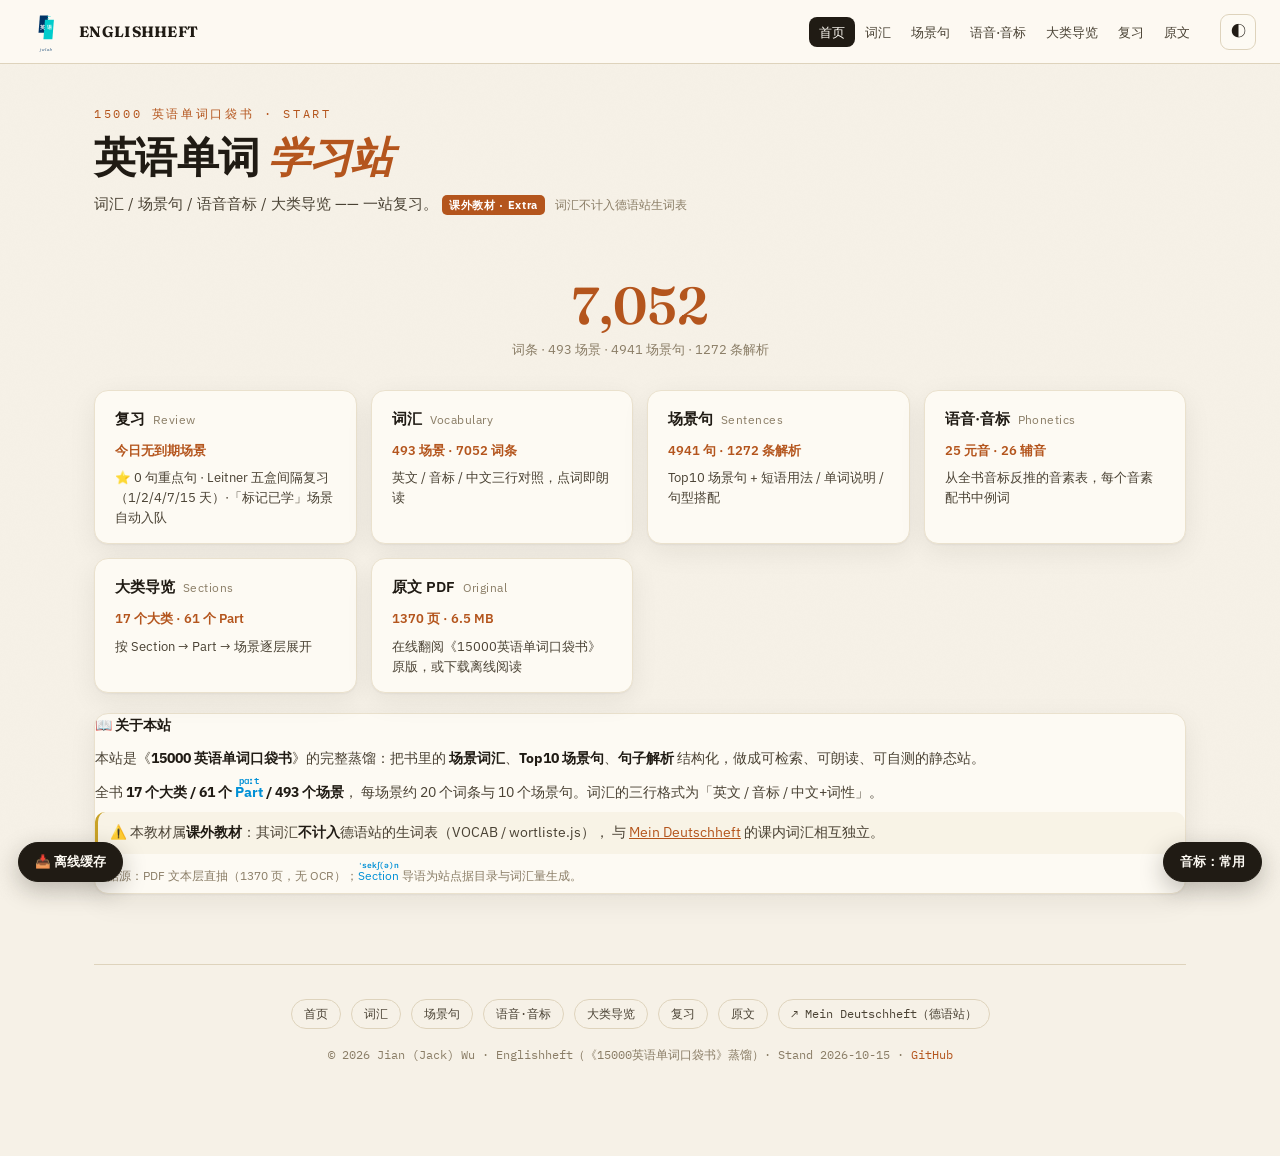
<file: index.html>
<!DOCTYPE html>
<html lang="zh-CN">
<head>
<meta charset="UTF-8">
<meta name="viewport" content="width=device-width, initial-scale=1.0">
<title>首页 · Start · 15000 英语单词 · Englishheft</title>
<meta name="description" content="词汇 / 场景句 / 语音音标 / 大类导览 —— 一站复习。">
<link rel="preconnect" href="https://fonts.googleapis.com">
<link rel="preconnect" href="https://fonts.gstatic.com" crossorigin>
<link href="https://fonts.googleapis.com/css2?family=Fraunces:ital,opsz,wght@0,9..144,300..700;1,9..144,300..700&family=IBM+Plex+Sans:wght@400;500;600;700&family=IBM+Plex+Mono:ital,wght@0,400;0,500;1,400&display=swap" rel="stylesheet">
<link rel="stylesheet" href="assets/css/english.css?v=14">
<link rel="icon" type="image/svg+xml" href="assets/img/favicon.svg?v=4">
<link rel="icon" type="image/png" sizes="32x32" href="assets/img/favicon-32.png?v=4">
<link rel="icon" type="image/png" sizes="16x16" href="assets/img/favicon-16.png?v=4">
<link rel="apple-touch-icon" sizes="180x180" href="assets/img/apple-touch-icon.png?v=4">
<link rel="manifest" href="manifest.webmanifest?v=4">
<meta property="og:type" content="website">
<meta property="og:title" content="首页 · Start · 15000 英语单词 · Englishheft">
<meta property="og:description" content="词汇 / 场景句 / 语音音标 / 大类导览 —— 一站复习。">
<meta property="og:image" content="assets/img/og-image.png">
</head>
<body data-page="index">
<nav class="topnav">
  <div class="nav-inner">
    <a href="index.html" class="nav-brand">
      <span class="brand-mark">E</span>
      <span class="nav-brand-text">
        <span class="nav-brand-title">ENGLISHHEFT</span>
        <span class="nav-brand-sub">Jian (Jack) Wu · 15000 英语单词口袋书</span>
      </span>
    </a>
    <div class="nav-links" id="navLinks">
      <a href="index.html" class="active">首页</a>
      <a href="vocab.html">词汇</a>
      <a href="sentences.html">场景句</a>
      <a href="phonetics.html">语音·音标</a>
      <a href="sections.html">大类导览</a>
      <a href="review.html">复习</a>
      <a href="pdf.html">原文</a>
    </div>
    <div class="nav-tools">
      <button class="theme-toggle" id="themeToggle" title="切换深色 / 浅色">◐</button>
      <button class="nav-burger" id="navBurger" title="菜单" aria-label="菜单">☰</button>
    </div>
  </div>
</nav>
<main class="page-wrap">
  <div class="page-head">
    <div class="page-kicker">15000 英语单词口袋书 · Start</div>
    <h1 class="page-title">英语单词 <em>学习站</em></h1>
    <p class="page-desc">词汇 / 场景句 / 语音音标 / 大类导览 —— 一站复习。
      <span class="lbk-extra">课外教材 · Extra</span>
      <span class="sc-note">词汇不计入德语站生词表</span>
    </p>
  </div>
  <div id="app"></div>
<footer class="site-footer">
  <div class="footer-inner">
    <div class="footer-row">
      <a class="footer-chip" href="index.html">首页</a>
      <a class="footer-chip" href="vocab.html">词汇</a>
      <a class="footer-chip" href="sentences.html">场景句</a>
      <a class="footer-chip" href="phonetics.html">语音·音标</a>
      <a class="footer-chip" href="sections.html">大类导览</a>
      <a class="footer-chip" href="review.html">复习</a>
      <a class="footer-chip" href="pdf.html">原文</a>
      <a class="footer-chip" href="https://deutschheft.pages.dev/" target="_blank" rel="noopener">↗ Mein Deutschheft（德语站）</a>
    </div>
    <div class="footer-copyright">© 2026 Jian (Jack) Wu · Englishheft（《15000英语单词口袋书》蒸馏）· Stand 2026-10-15 ·
      <a href="https://github.com/jianwu-atlas" target="_blank" rel="noopener">GitHub</a>
    </div>
  </div>
</footer>
</main>

<script src="assets/js/data/english.js?v=2"></script>
<script src="assets/js/site.js?v=9"></script>
<script src="assets/js/annotate-en.js?v=2"></script>
<script src="assets/js/offline.js?v=4"></script>
</body>
</html>
</file>
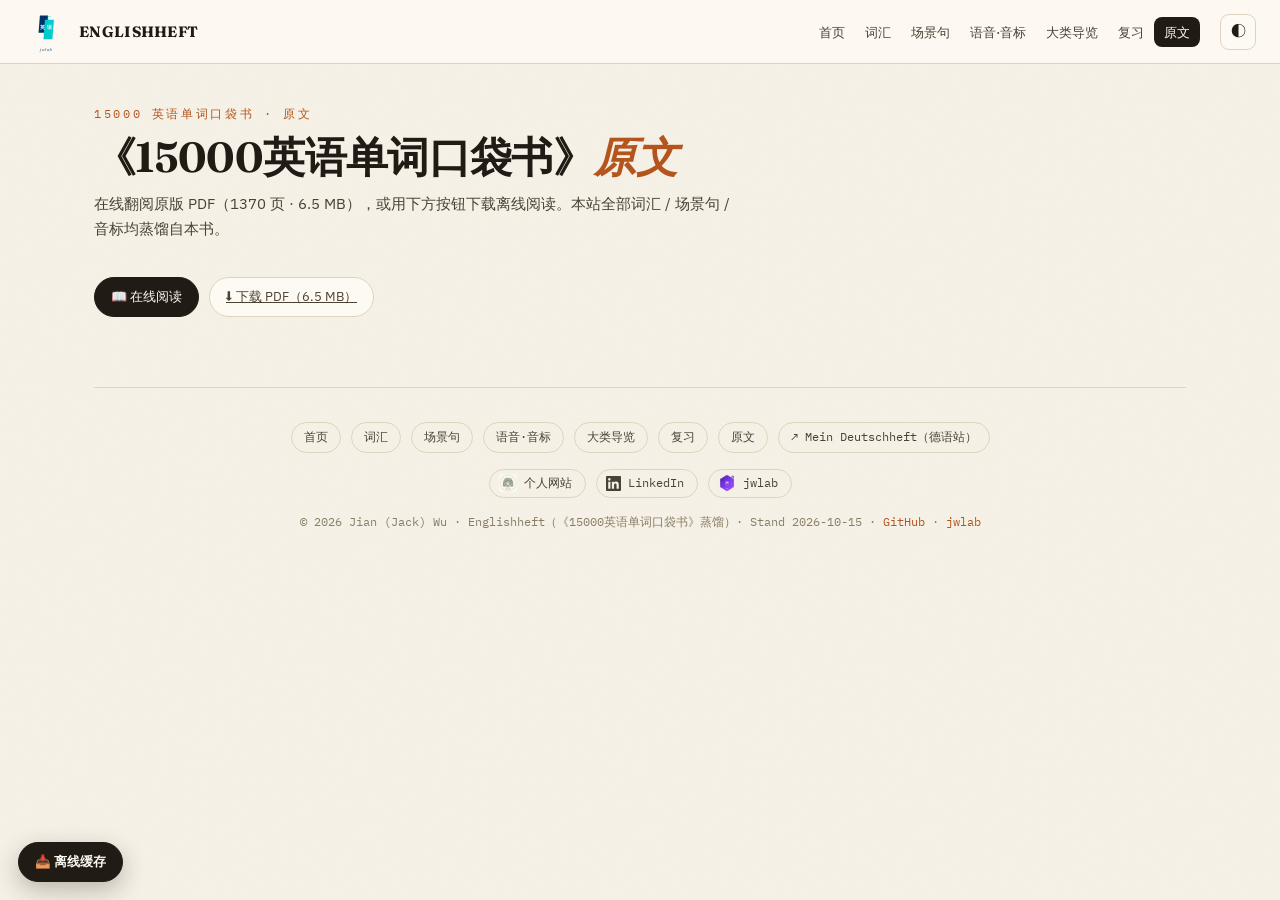
<file: pdf.html>
<!DOCTYPE html>
<html lang="zh-CN">
<head>
<meta charset="UTF-8">
<meta name="viewport" content="width=device-width, initial-scale=1.0">
<title>原文 PDF · Original · 15000 英语单词 · Englishheft</title>
<meta name="description" content="在线翻阅《15000英语单词口袋书》原版 PDF（1370 页），或下载离线阅读。">
<link rel="preconnect" href="https://fonts.googleapis.com">
<link rel="preconnect" href="https://fonts.gstatic.com" crossorigin>
<link href="https://fonts.googleapis.com/css2?family=Fraunces:ital,opsz,wght@0,9..144,300..700;1,9..144,300..700&family=IBM+Plex+Sans:wght@400;500;600;700&family=IBM+Plex+Mono:ital,wght@0,400;0,500;1,400&display=swap" rel="stylesheet">
<link rel="stylesheet" href="assets/css/english.css?v=14">
<link rel="icon" type="image/svg+xml" href="assets/img/favicon.svg?v=4">
<link rel="icon" type="image/png" sizes="32x32" href="assets/img/favicon-32.png?v=4">
<link rel="icon" type="image/png" sizes="16x16" href="assets/img/favicon-16.png?v=4">
<link rel="apple-touch-icon" sizes="180x180" href="assets/img/apple-touch-icon.png?v=4">
<link rel="manifest" href="manifest.webmanifest?v=4">
<meta property="og:type" content="website">
<meta property="og:title" content="原文 PDF · Original · 15000 英语单词 · Englishheft">
<meta property="og:description" content="在线翻阅《15000英语单词口袋书》原版 PDF（1370 页），或下载离线阅读。">
<meta property="og:image" content="assets/img/og-image.png">
</head>
<body data-page="pdf">
<nav class="topnav">
  <div class="nav-inner">
    <a href="index.html" class="nav-brand">
      <span class="brand-mark">E</span>
      <span class="nav-brand-text">
        <span class="nav-brand-title">ENGLISHHEFT</span>
        <span class="nav-brand-sub">Jian (Jack) Wu · 15000 英语单词口袋书</span>
      </span>
    </a>
    <div class="nav-links" id="navLinks">
      <a href="index.html">首页</a>
      <a href="vocab.html">词汇</a>
      <a href="sentences.html">场景句</a>
      <a href="phonetics.html">语音·音标</a>
      <a href="sections.html">大类导览</a>
      <a href="review.html">复习</a>
      <a href="pdf.html" class="active">原文</a>
    </div>
    <div class="nav-tools">
      <button class="theme-toggle" id="themeToggle" title="切换深色 / 浅色">◐</button>
      <button class="nav-burger" id="navBurger" title="菜单" aria-label="菜单">☰</button>
    </div>
  </div>
</nav>
<main class="page-wrap">
  <div class="page-head">
    <div class="page-kicker">15000 英语单词口袋书 · 原文</div>
    <h1 class="page-title">《15000英语单词口袋书》<em>原文</em></h1>
    <p class="page-desc">在线翻阅原版 PDF（1370 页 · 6.5 MB），或用下方按钮下载离线阅读。本站全部词汇 / 场景句 / 音标均蒸馏自本书。</p>
  </div>
  <div class="pdf-toolbar">
    <button class="btn primary" id="pdfToggle">📖 在线阅读</button>
    <a class="btn" href="assets/15000-en-words.pdf" download>⬇ 下载 PDF（6.5 MB）</a>
  </div>
  <div class="lbk-viewer" id="pdfViewer" hidden>
    <iframe src="assets/15000-en-words.pdf" title="15000英语单词口袋书（原版 PDF）" loading="lazy"></iframe>
  </div>
  <footer class="site-footer">
  <div class="footer-inner">
    <div class="footer-row">
      <a class="footer-chip" href="index.html">首页</a>
      <a class="footer-chip" href="vocab.html">词汇</a>
      <a class="footer-chip" href="sentences.html">场景句</a>
      <a class="footer-chip" href="phonetics.html">语音·音标</a>
      <a class="footer-chip" href="sections.html">大类导览</a>
      <a class="footer-chip" href="review.html">复习</a>
      <a class="footer-chip" href="pdf.html">原文</a>
      <a class="footer-chip" href="https://deutschheft.pages.dev/" target="_blank" rel="noopener">↗ Mein Deutschheft（德语站）</a>
    </div>
    <div class="footer-links">
      <a class="footer-link" href="https://jianwu-atlas.github.io/" target="_blank" rel="noopener" title="Jian Wu 个人网站"><img src="assets/img/jianwu-avatar.png" alt="个人网站" width="18" height="18" loading="lazy"><span>个人网站</span></a>
      <a class="footer-link" href="https://www.linkedin.com/in/jackng833/" target="_blank" rel="noopener" title="LinkedIn"><svg class="footer-link-icon" viewBox="0 0 24 24" width="15" height="15" fill="currentColor" aria-hidden="true"><path d="M20.447 20.452h-3.554v-5.569c0-1.328-.027-3.037-1.852-3.037-1.853 0-2.136 1.445-2.136 2.939v5.667H9.351V9h3.414v1.561h.046c.477-.9 1.637-1.85 3.37-1.85 3.601 0 4.267 2.37 4.267 5.455v6.286zM5.337 7.433c-1.144 0-2.063-.926-2.063-2.065 0-1.138.92-2.063 2.063-2.063 1.14 0 2.064.925 2.064 2.063 0 1.139-.925 2.065-2.064 2.065zm1.782 13.019H3.555V9h3.564v11.452zM22.225 0H1.771C.792 0 0 .774 0 1.729v20.542C0 23.227.792 24 1.771 24h20.451C23.2 24 24 23.227 24 22.271V1.729C24 .774 23.2 0 22.222 0h.003z"/></svg><span>LinkedIn</span></a>
      <a class="footer-link" href="https://github.com/jianwu-atlas/jwlab" target="_blank" rel="noopener" title="jwlab"><img src="assets/img/jwlab-logo.png" alt="jwlab" width="18" height="18" loading="lazy"><span>jwlab</span></a>
    </div>
    <div class="footer-copyright">© 2026 Jian (Jack) Wu · Englishheft（《15000英语单词口袋书》蒸馏）· Stand 2026-10-15 ·
      <a href="https://github.com/jianwu-atlas" target="_blank" rel="noopener">GitHub</a> ·
      <a href="https://github.com/jianwu-atlas/jwlab" target="_blank" rel="noopener">jwlab</a>
    </div>
  </div>
</footer>
</main>

<script src="assets/js/site.js?v=9"></script>
<script src="assets/js/offline.js?v=4"></script>
<script>
  document.addEventListener("DOMContentLoaded", function () {
    var b = document.getElementById("pdfToggle");
    var v = document.getElementById("pdfViewer");
    if (b && v) b.addEventListener("click", function () {
      v.hidden = !v.hidden;
      b.textContent = v.hidden ? "📖 在线阅读" : "✕ 收起阅读器";
      if (!v.hidden) v.scrollIntoView({ block: "start", behavior: "smooth" });
    });
  });
</script>
</body>
</html>
</file>
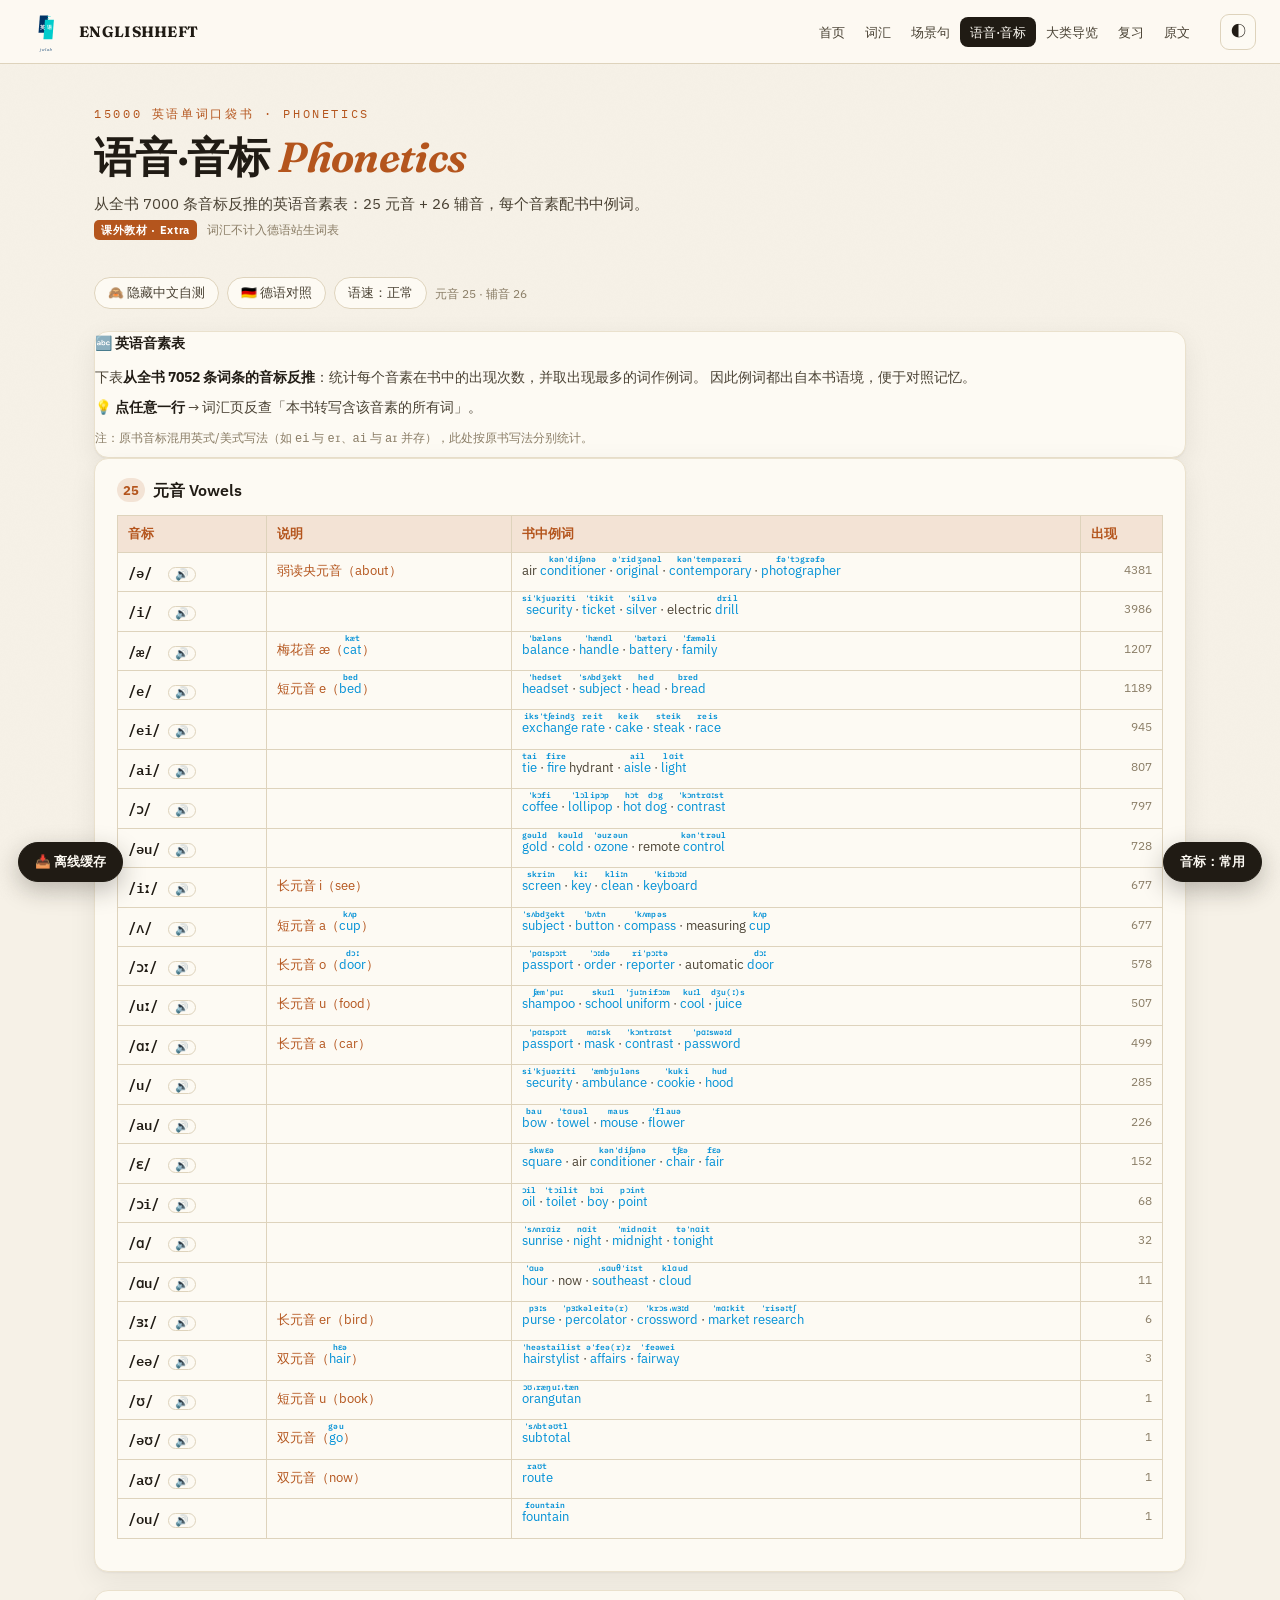
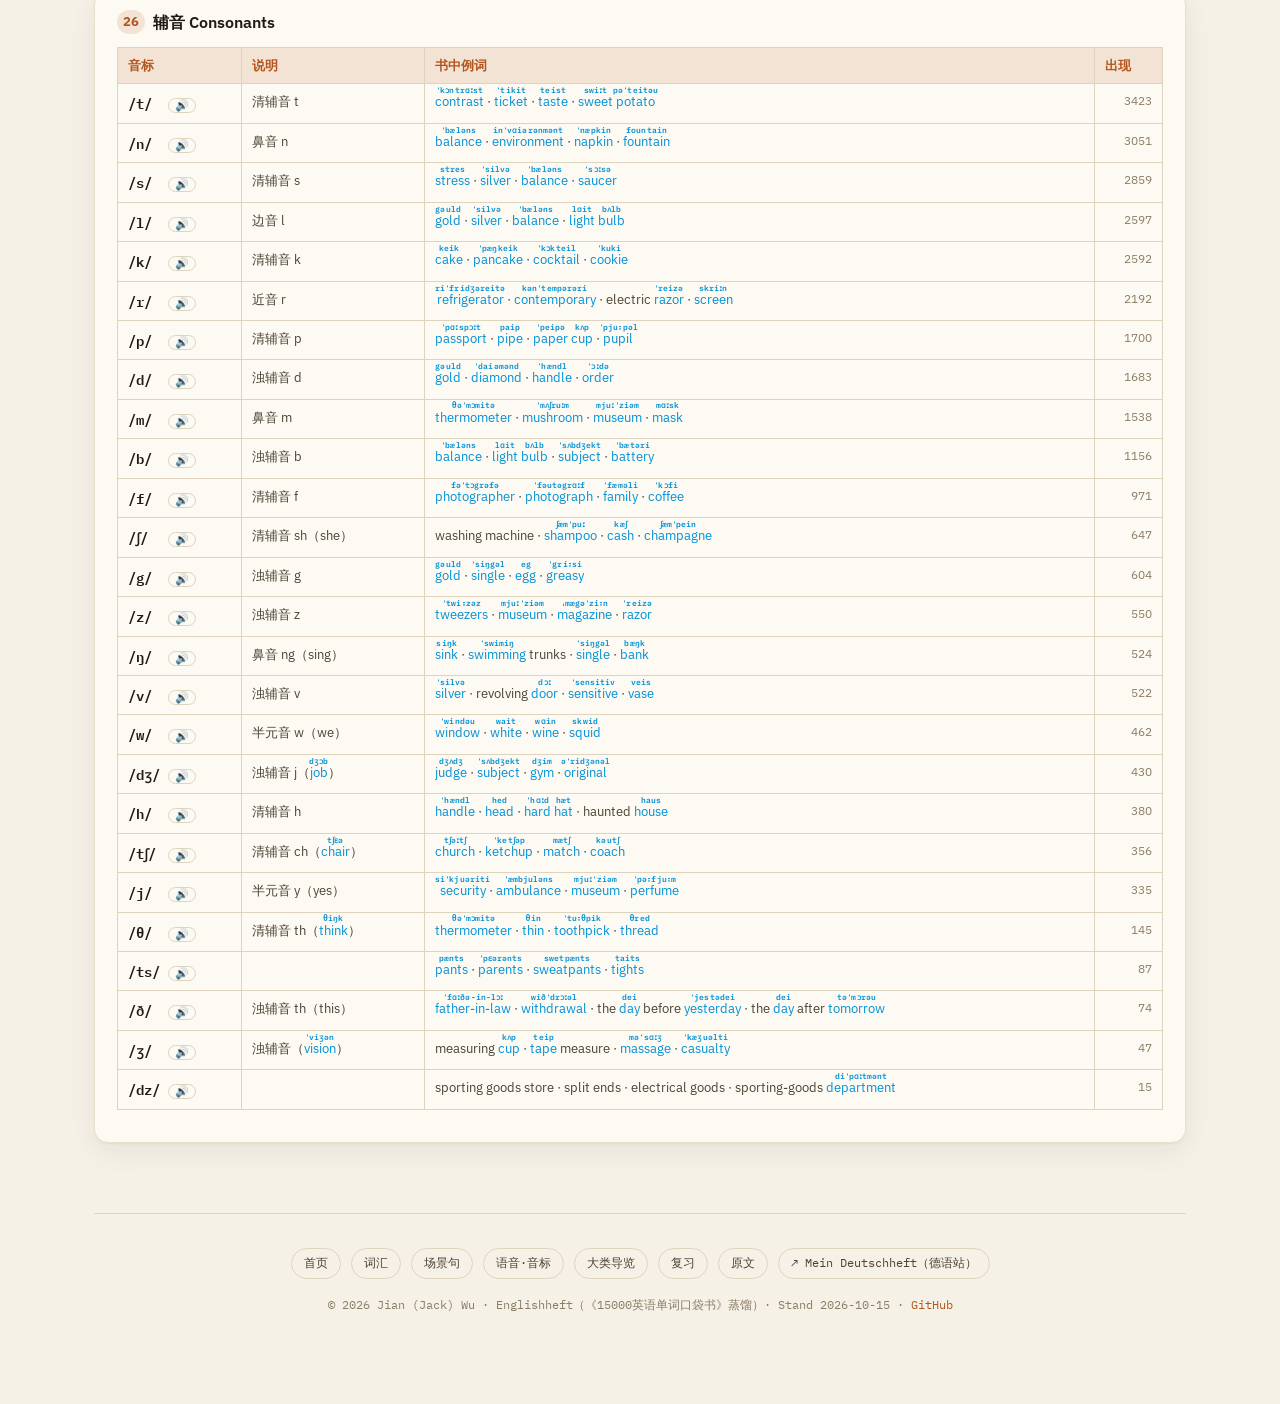
<file: phonetics.html>
<!DOCTYPE html>
<html lang="zh-CN">
<head>
<meta charset="UTF-8">
<meta name="viewport" content="width=device-width, initial-scale=1.0">
<title>语音·音标 · Phonetics · 15000 英语单词 · Englishheft</title>
<meta name="description" content="从全书 7000 条音标反推的英语音素表：25 元音 + 26 辅音，每个音素配书中例词。">
<link rel="preconnect" href="https://fonts.googleapis.com">
<link rel="preconnect" href="https://fonts.gstatic.com" crossorigin>
<link href="https://fonts.googleapis.com/css2?family=Fraunces:ital,opsz,wght@0,9..144,300..700;1,9..144,300..700&family=IBM+Plex+Sans:wght@400;500;600;700&family=IBM+Plex+Mono:ital,wght@0,400;0,500;1,400&display=swap" rel="stylesheet">
<link rel="stylesheet" href="assets/css/english.css?v=14">
<link rel="icon" type="image/svg+xml" href="assets/img/favicon.svg?v=4">
<link rel="icon" type="image/png" sizes="32x32" href="assets/img/favicon-32.png?v=4">
<link rel="icon" type="image/png" sizes="16x16" href="assets/img/favicon-16.png?v=4">
<link rel="apple-touch-icon" sizes="180x180" href="assets/img/apple-touch-icon.png?v=4">
<link rel="manifest" href="manifest.webmanifest?v=4">
<meta property="og:type" content="website">
<meta property="og:title" content="语音·音标 · Phonetics · 15000 英语单词 · Englishheft">
<meta property="og:description" content="从全书 7000 条音标反推的英语音素表：25 元音 + 26 辅音，每个音素配书中例词。">
<meta property="og:image" content="assets/img/og-image.png">
</head>
<body data-page="phonetics">
<nav class="topnav">
  <div class="nav-inner">
    <a href="index.html" class="nav-brand">
      <span class="brand-mark">E</span>
      <span class="nav-brand-text">
        <span class="nav-brand-title">ENGLISHHEFT</span>
        <span class="nav-brand-sub">Jian (Jack) Wu · 15000 英语单词口袋书</span>
      </span>
    </a>
    <div class="nav-links" id="navLinks">
      <a href="index.html">首页</a>
      <a href="vocab.html">词汇</a>
      <a href="sentences.html">场景句</a>
      <a href="phonetics.html" class="active">语音·音标</a>
      <a href="sections.html">大类导览</a>
      <a href="review.html">复习</a>
      <a href="pdf.html">原文</a>
    </div>
    <div class="nav-tools">
      <button class="theme-toggle" id="themeToggle" title="切换深色 / 浅色">◐</button>
      <button class="nav-burger" id="navBurger" title="菜单" aria-label="菜单">☰</button>
    </div>
  </div>
</nav>
<main class="page-wrap">
  <div class="page-head">
    <div class="page-kicker">15000 英语单词口袋书 · Phonetics</div>
    <h1 class="page-title">语音·音标 <em>Phonetics</em></h1>
    <p class="page-desc">从全书 7000 条音标反推的英语音素表：25 元音 + 26 辅音，每个音素配书中例词。
      <span class="lbk-extra">课外教材 · Extra</span>
      <span class="sc-note">词汇不计入德语站生词表</span>
    </p>
  </div>
  <div id="app"></div>
<footer class="site-footer">
  <div class="footer-inner">
    <div class="footer-row">
      <a class="footer-chip" href="index.html">首页</a>
      <a class="footer-chip" href="vocab.html">词汇</a>
      <a class="footer-chip" href="sentences.html">场景句</a>
      <a class="footer-chip" href="phonetics.html">语音·音标</a>
      <a class="footer-chip" href="sections.html">大类导览</a>
      <a class="footer-chip" href="review.html">复习</a>
      <a class="footer-chip" href="pdf.html">原文</a>
      <a class="footer-chip" href="https://deutschheft.pages.dev/" target="_blank" rel="noopener">↗ Mein Deutschheft（德语站）</a>
    </div>
    <div class="footer-copyright">© 2026 Jian (Jack) Wu · Englishheft（《15000英语单词口袋书》蒸馏）· Stand 2026-10-15 ·
      <a href="https://github.com/jianwu-atlas" target="_blank" rel="noopener">GitHub</a>
    </div>
  </div>
</footer>
</main>

<script src="assets/js/data/english.js?v=2"></script>
<script src="assets/js/site.js?v=9"></script>
<script src="assets/js/annotate-en.js?v=2"></script>
<script src="assets/js/offline.js?v=4"></script>
</body>
</html>
</file>
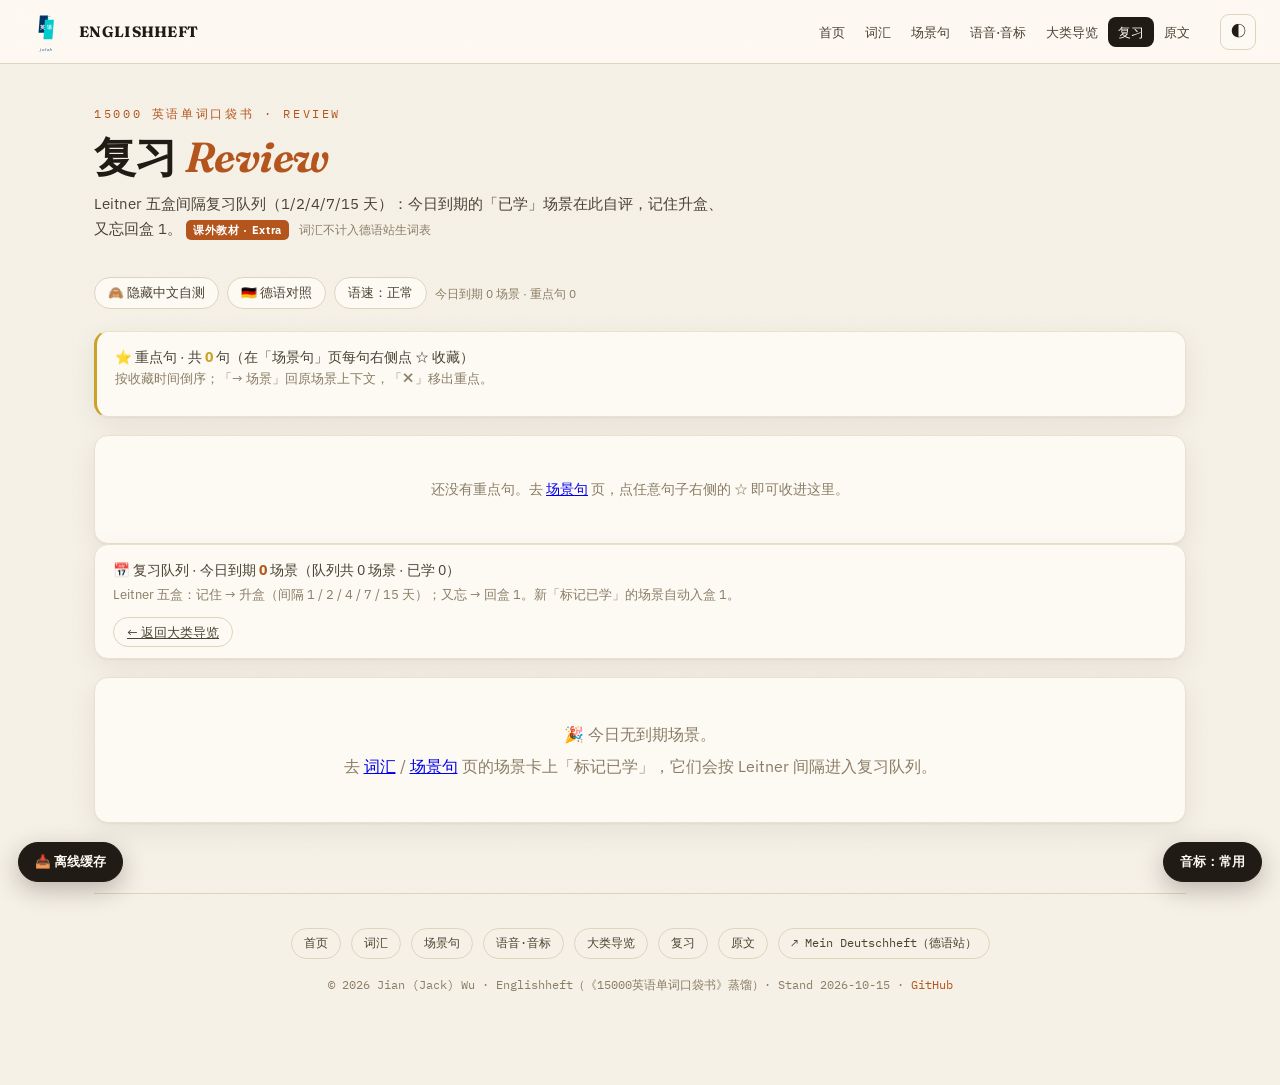
<file: review.html>
<!DOCTYPE html>
<html lang="zh-CN">
<head>
<meta charset="UTF-8">
<meta name="viewport" content="width=device-width, initial-scale=1.0">
<title>复习 · Review · 15000 英语单词 · Englishheft</title>
<meta name="description" content="Leitner 五盒间隔复习队列（1/2/4/7/15 天）：今日到期的「已学」场景在此自评，记住升盒、又忘回盒 1。">
<link rel="preconnect" href="https://fonts.googleapis.com">
<link rel="preconnect" href="https://fonts.gstatic.com" crossorigin>
<link href="https://fonts.googleapis.com/css2?family=Fraunces:ital,opsz,wght@0,9..144,300..700;1,9..144,300..700&family=IBM+Plex+Sans:wght@400;500;600;700&family=IBM+Plex+Mono:ital,wght@0,400;0,500;1,400&display=swap" rel="stylesheet">
<link rel="stylesheet" href="assets/css/english.css?v=14">
<link rel="icon" type="image/svg+xml" href="assets/img/favicon.svg?v=4">
<link rel="icon" type="image/png" sizes="32x32" href="assets/img/favicon-32.png?v=4">
<link rel="icon" type="image/png" sizes="16x16" href="assets/img/favicon-16.png?v=4">
<link rel="apple-touch-icon" sizes="180x180" href="assets/img/apple-touch-icon.png?v=4">
<link rel="manifest" href="manifest.webmanifest?v=4">
<meta property="og:type" content="website">
<meta property="og:title" content="复习 · Review · 15000 英语单词 · Englishheft">
<meta property="og:description" content="Leitner 五盒间隔复习队列（1/2/4/7/15 天）：今日到期的「已学」场景在此自评，记住升盒、又忘回盒 1。">
<meta property="og:image" content="assets/img/og-image.png">
</head>
<body data-page="review">
<nav class="topnav">
  <div class="nav-inner">
    <a href="index.html" class="nav-brand">
      <span class="brand-mark">E</span>
      <span class="nav-brand-text">
        <span class="nav-brand-title">ENGLISHHEFT</span>
        <span class="nav-brand-sub">Jian (Jack) Wu · 15000 英语单词口袋书</span>
      </span>
    </a>
    <div class="nav-links" id="navLinks">
      <a href="index.html">首页</a>
      <a href="vocab.html">词汇</a>
      <a href="sentences.html">场景句</a>
      <a href="phonetics.html">语音·音标</a>
      <a href="sections.html">大类导览</a>
      <a href="review.html" class="active">复习</a>
      <a href="pdf.html">原文</a>
    </div>
    <div class="nav-tools">
      <button class="theme-toggle" id="themeToggle" title="切换深色 / 浅色">◐</button>
      <button class="nav-burger" id="navBurger" title="菜单" aria-label="菜单">☰</button>
    </div>
  </div>
</nav>
<main class="page-wrap">
  <div class="page-head">
    <div class="page-kicker">15000 英语单词口袋书 · Review</div>
    <h1 class="page-title">复习 <em>Review</em></h1>
    <p class="page-desc">Leitner 五盒间隔复习队列（1/2/4/7/15 天）：今日到期的「已学」场景在此自评，记住升盒、又忘回盒 1。
      <span class="lbk-extra">课外教材 · Extra</span>
      <span class="sc-note">词汇不计入德语站生词表</span>
    </p>
  </div>
  <div id="app"></div>
<footer class="site-footer">
  <div class="footer-inner">
    <div class="footer-row">
      <a class="footer-chip" href="index.html">首页</a>
      <a class="footer-chip" href="vocab.html">词汇</a>
      <a class="footer-chip" href="sentences.html">场景句</a>
      <a class="footer-chip" href="phonetics.html">语音·音标</a>
      <a class="footer-chip" href="sections.html">大类导览</a>
      <a class="footer-chip" href="review.html">复习</a>
      <a class="footer-chip" href="pdf.html">原文</a>
      <a class="footer-chip" href="https://deutschheft.pages.dev/" target="_blank" rel="noopener">↗ Mein Deutschheft（德语站）</a>
    </div>
    <div class="footer-copyright">© 2026 Jian (Jack) Wu · Englishheft（《15000英语单词口袋书》蒸馏）· Stand 2026-10-15 ·
      <a href="https://github.com/jianwu-atlas" target="_blank" rel="noopener">GitHub</a>
    </div>
  </div>
</footer>
</main>

<script src="assets/js/data/english.js?v=2"></script>
<script src="assets/js/data/en-de.js?v=4"></script>
<script src="assets/js/site.js?v=9"></script>
<script src="assets/js/annotate-en.js?v=2"></script>
<script src="assets/js/offline.js?v=4"></script>
</body>
</html>
</file>
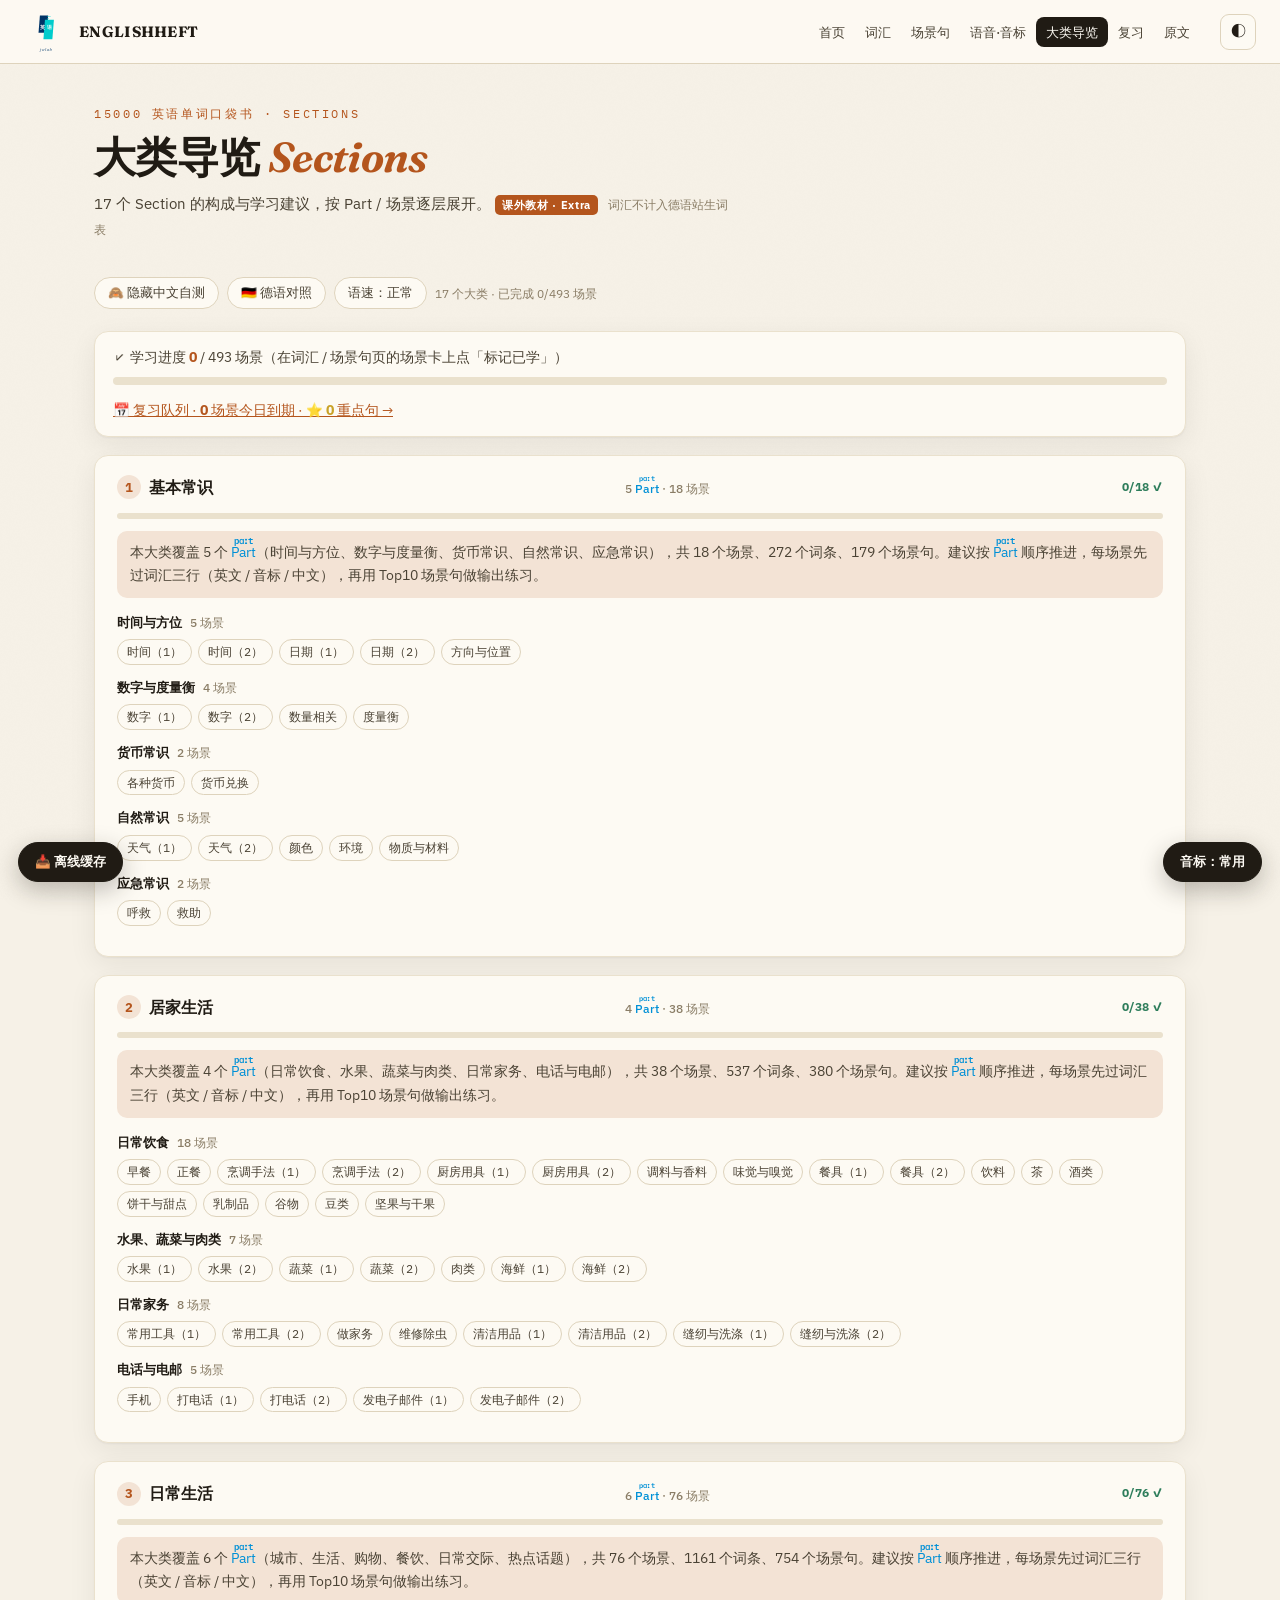
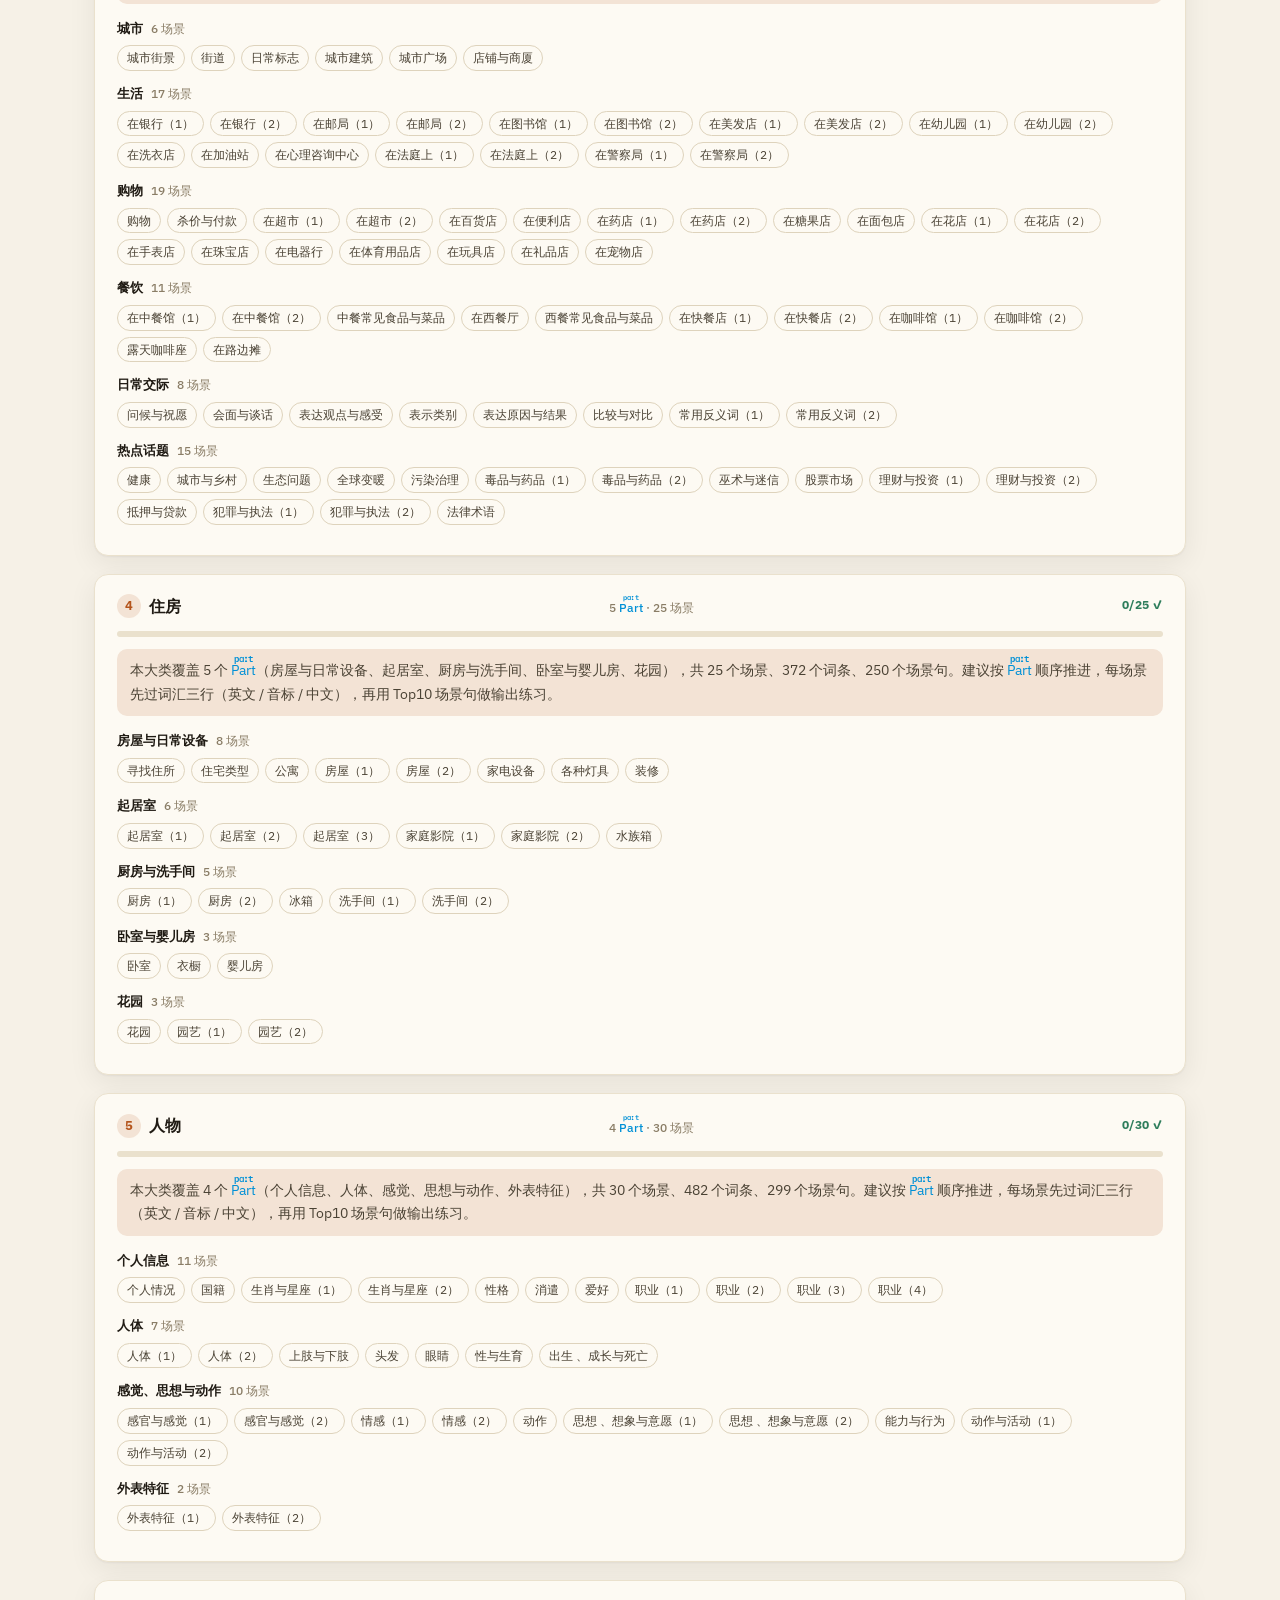
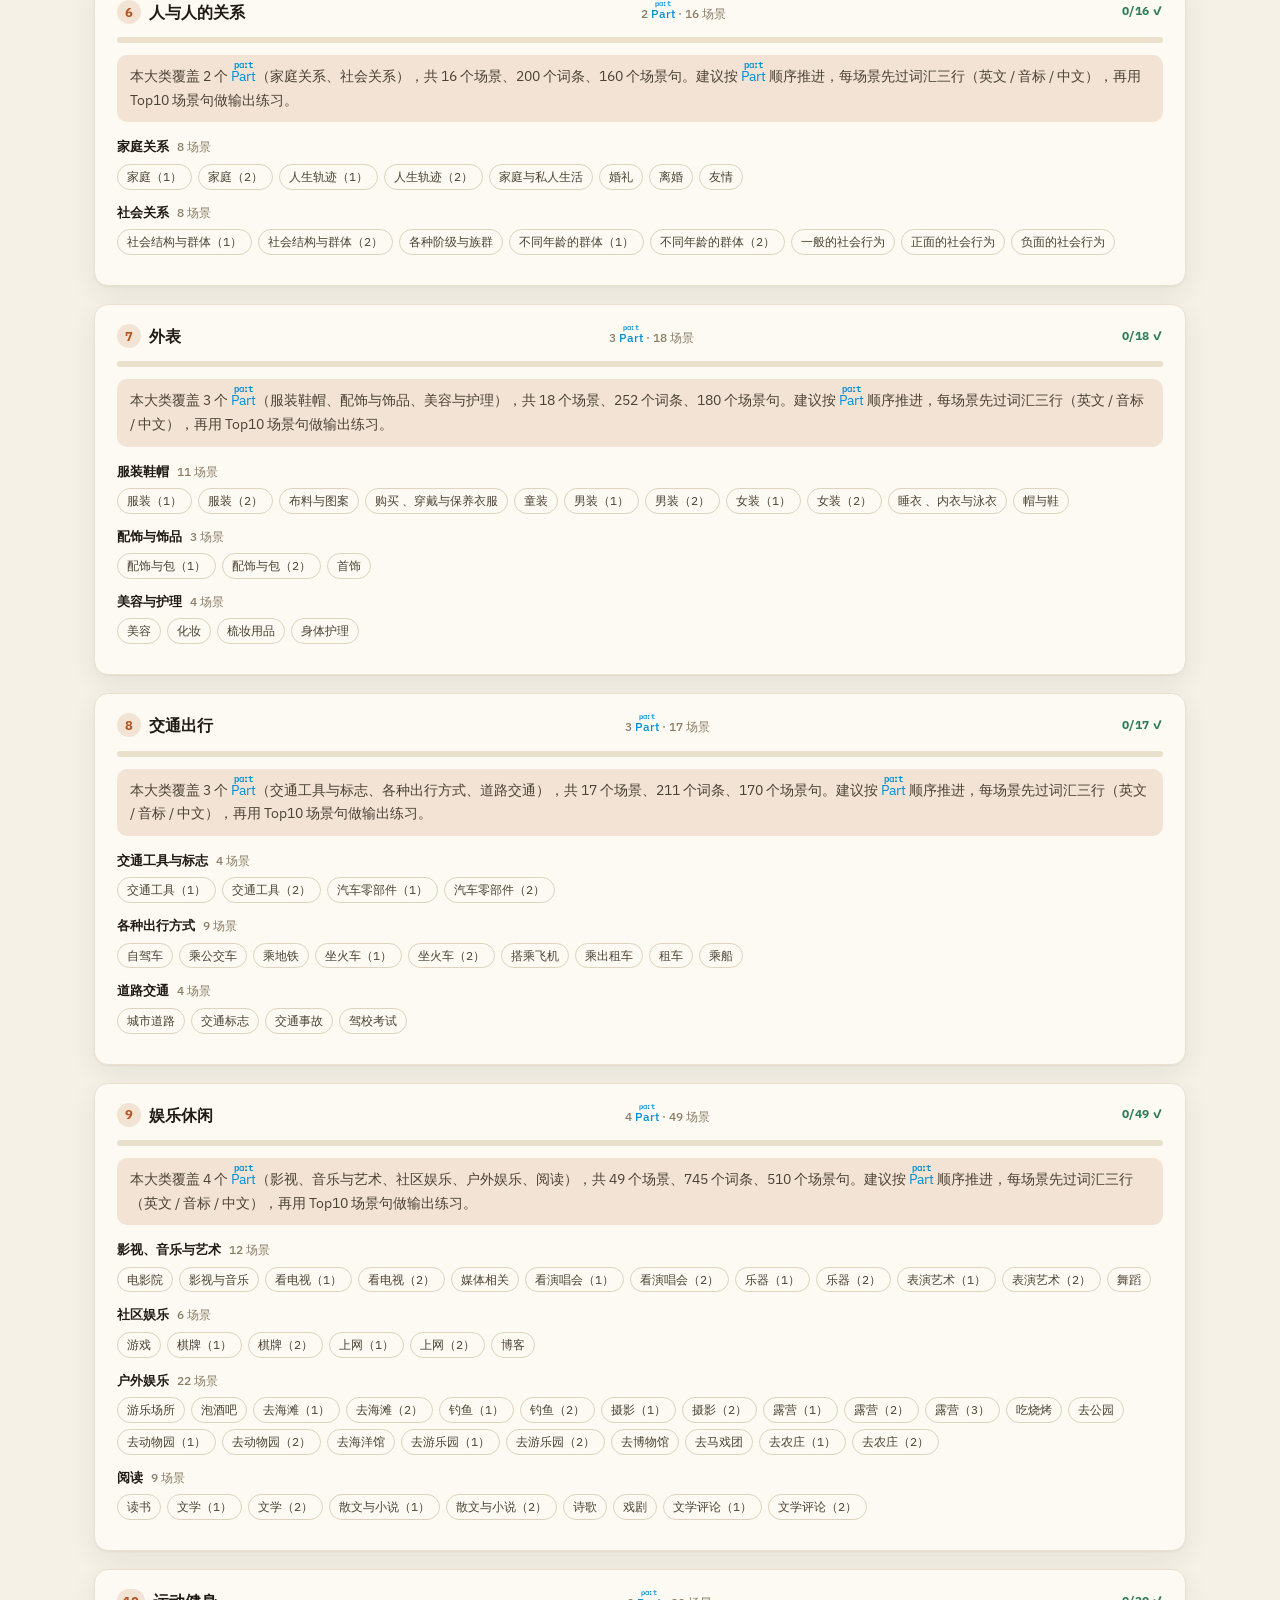
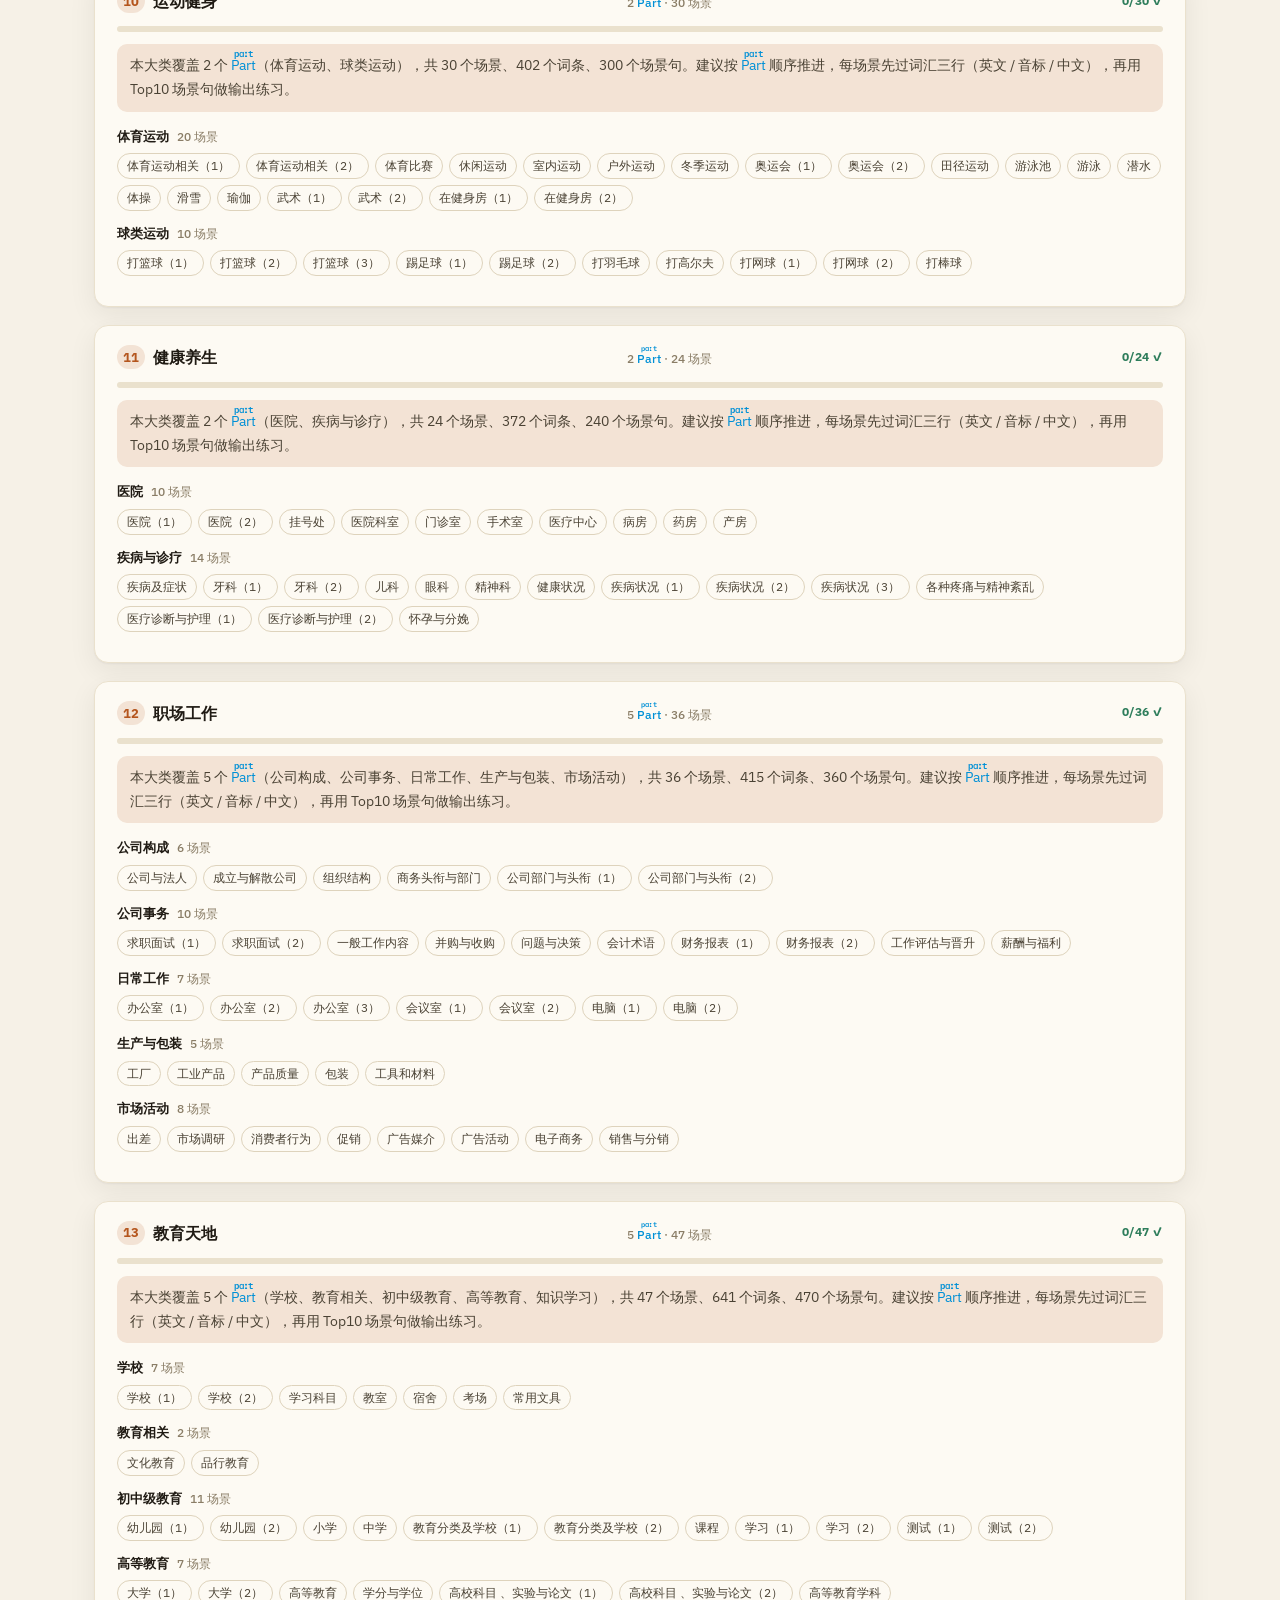
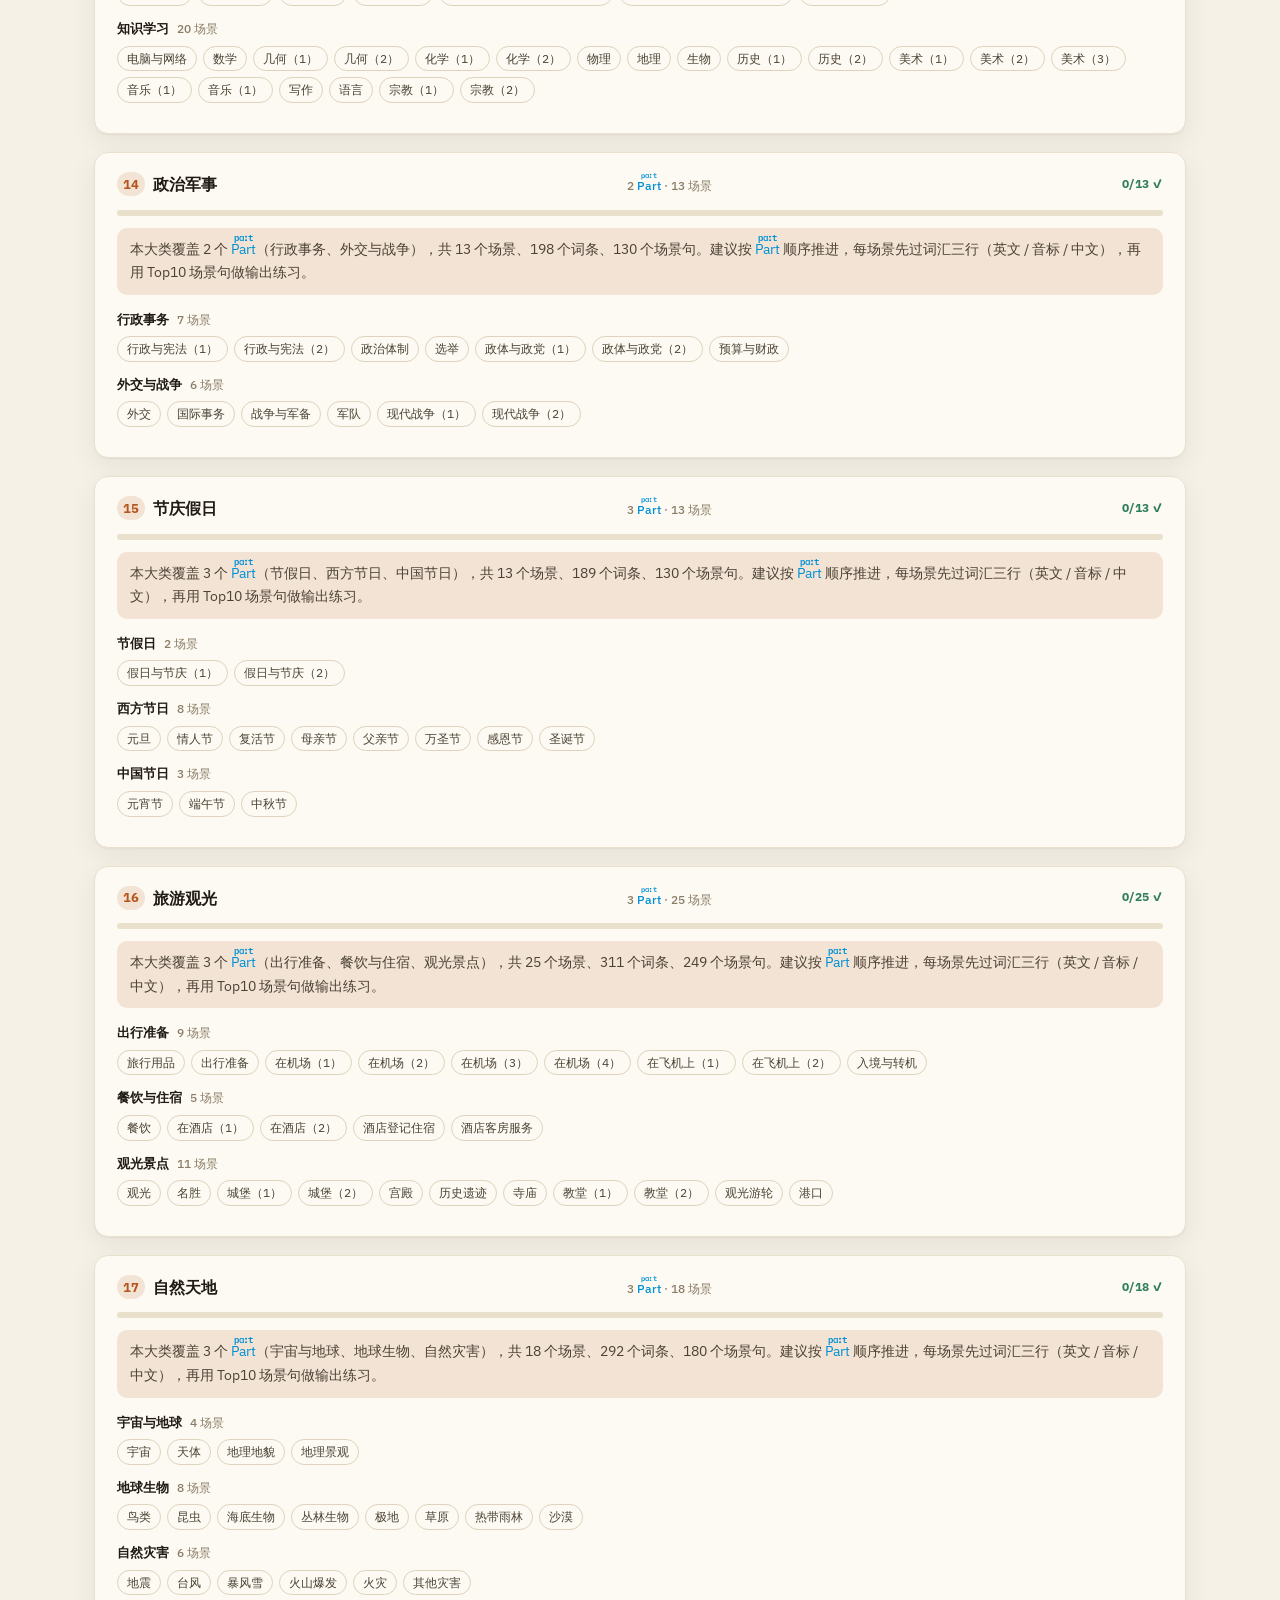
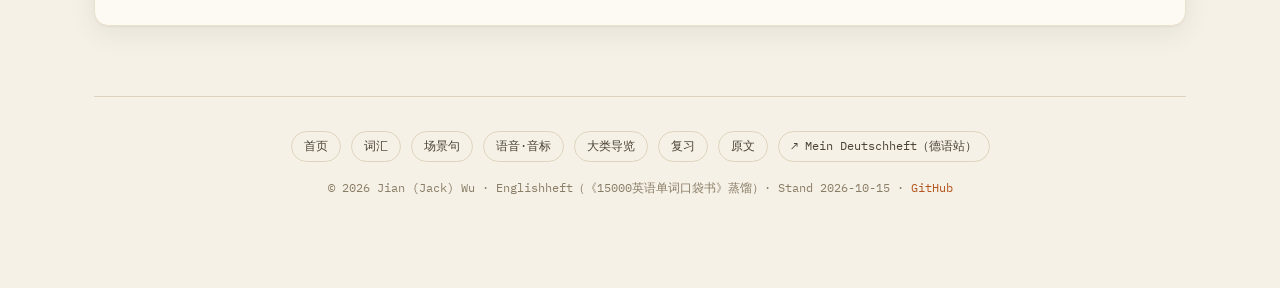
<file: sections.html>
<!DOCTYPE html>
<html lang="zh-CN">
<head>
<meta charset="UTF-8">
<meta name="viewport" content="width=device-width, initial-scale=1.0">
<title>大类导览 · Sections · 15000 英语单词 · Englishheft</title>
<meta name="description" content="17 个 Section 的构成与学习建议，按 Part / 场景逐层展开。">
<link rel="preconnect" href="https://fonts.googleapis.com">
<link rel="preconnect" href="https://fonts.gstatic.com" crossorigin>
<link href="https://fonts.googleapis.com/css2?family=Fraunces:ital,opsz,wght@0,9..144,300..700;1,9..144,300..700&family=IBM+Plex+Sans:wght@400;500;600;700&family=IBM+Plex+Mono:ital,wght@0,400;0,500;1,400&display=swap" rel="stylesheet">
<link rel="stylesheet" href="assets/css/english.css?v=14">
<link rel="icon" type="image/svg+xml" href="assets/img/favicon.svg?v=4">
<link rel="icon" type="image/png" sizes="32x32" href="assets/img/favicon-32.png?v=4">
<link rel="icon" type="image/png" sizes="16x16" href="assets/img/favicon-16.png?v=4">
<link rel="apple-touch-icon" sizes="180x180" href="assets/img/apple-touch-icon.png?v=4">
<link rel="manifest" href="manifest.webmanifest?v=4">
<meta property="og:type" content="website">
<meta property="og:title" content="大类导览 · Sections · 15000 英语单词 · Englishheft">
<meta property="og:description" content="17 个 Section 的构成与学习建议，按 Part / 场景逐层展开。">
<meta property="og:image" content="assets/img/og-image.png">
</head>
<body data-page="sections">
<nav class="topnav">
  <div class="nav-inner">
    <a href="index.html" class="nav-brand">
      <span class="brand-mark">E</span>
      <span class="nav-brand-text">
        <span class="nav-brand-title">ENGLISHHEFT</span>
        <span class="nav-brand-sub">Jian (Jack) Wu · 15000 英语单词口袋书</span>
      </span>
    </a>
    <div class="nav-links" id="navLinks">
      <a href="index.html">首页</a>
      <a href="vocab.html">词汇</a>
      <a href="sentences.html">场景句</a>
      <a href="phonetics.html">语音·音标</a>
      <a href="sections.html" class="active">大类导览</a>
      <a href="review.html">复习</a>
      <a href="pdf.html">原文</a>
    </div>
    <div class="nav-tools">
      <button class="theme-toggle" id="themeToggle" title="切换深色 / 浅色">◐</button>
      <button class="nav-burger" id="navBurger" title="菜单" aria-label="菜单">☰</button>
    </div>
  </div>
</nav>
<main class="page-wrap">
  <div class="page-head">
    <div class="page-kicker">15000 英语单词口袋书 · Sections</div>
    <h1 class="page-title">大类导览 <em>Sections</em></h1>
    <p class="page-desc">17 个 Section 的构成与学习建议，按 Part / 场景逐层展开。
      <span class="lbk-extra">课外教材 · Extra</span>
      <span class="sc-note">词汇不计入德语站生词表</span>
    </p>
  </div>
  <div id="app"></div>
<footer class="site-footer">
  <div class="footer-inner">
    <div class="footer-row">
      <a class="footer-chip" href="index.html">首页</a>
      <a class="footer-chip" href="vocab.html">词汇</a>
      <a class="footer-chip" href="sentences.html">场景句</a>
      <a class="footer-chip" href="phonetics.html">语音·音标</a>
      <a class="footer-chip" href="sections.html">大类导览</a>
      <a class="footer-chip" href="review.html">复习</a>
      <a class="footer-chip" href="pdf.html">原文</a>
      <a class="footer-chip" href="https://deutschheft.pages.dev/" target="_blank" rel="noopener">↗ Mein Deutschheft（德语站）</a>
    </div>
    <div class="footer-copyright">© 2026 Jian (Jack) Wu · Englishheft（《15000英语单词口袋书》蒸馏）· Stand 2026-10-15 ·
      <a href="https://github.com/jianwu-atlas" target="_blank" rel="noopener">GitHub</a>
    </div>
  </div>
</footer>
</main>

<script src="assets/js/data/english.js?v=2"></script>
<script src="assets/js/site.js?v=9"></script>
<script src="assets/js/annotate-en.js?v=2"></script>
<script src="assets/js/offline.js?v=4"></script>
</body>
</html>
</file>
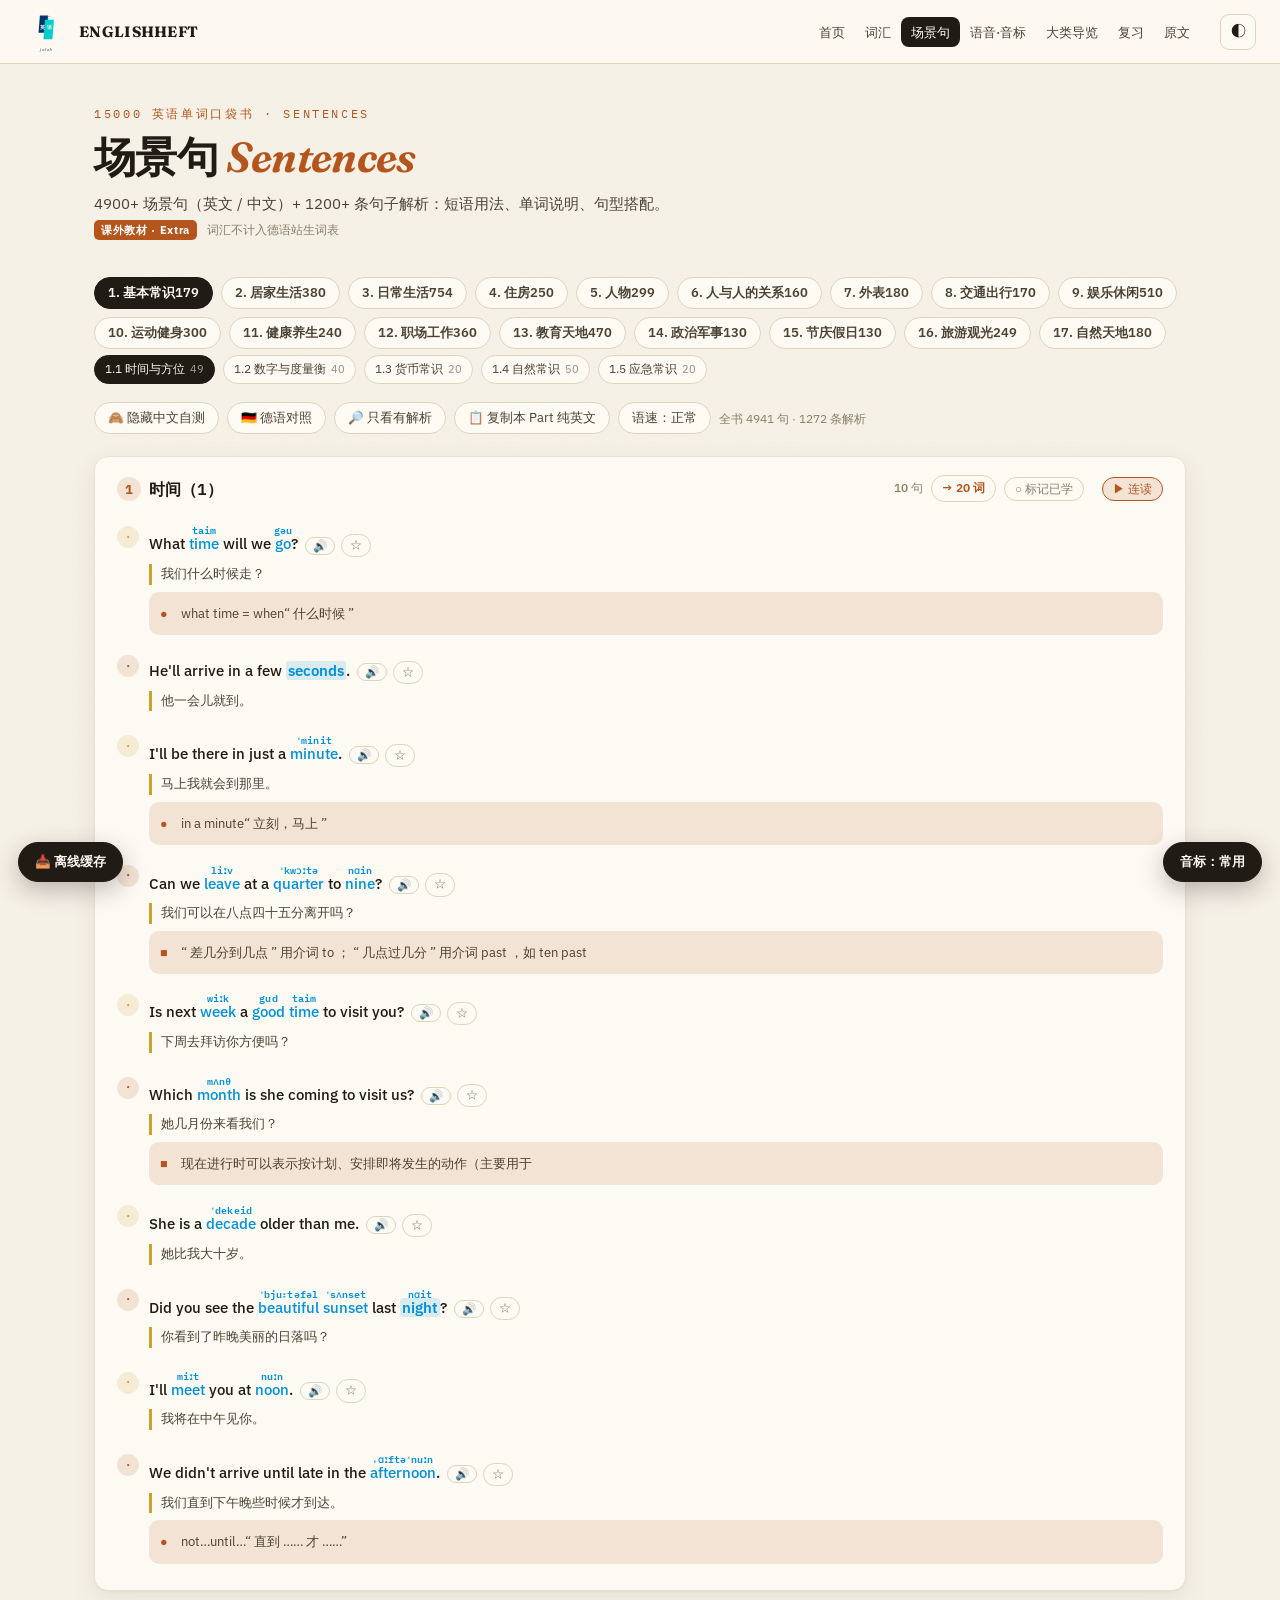
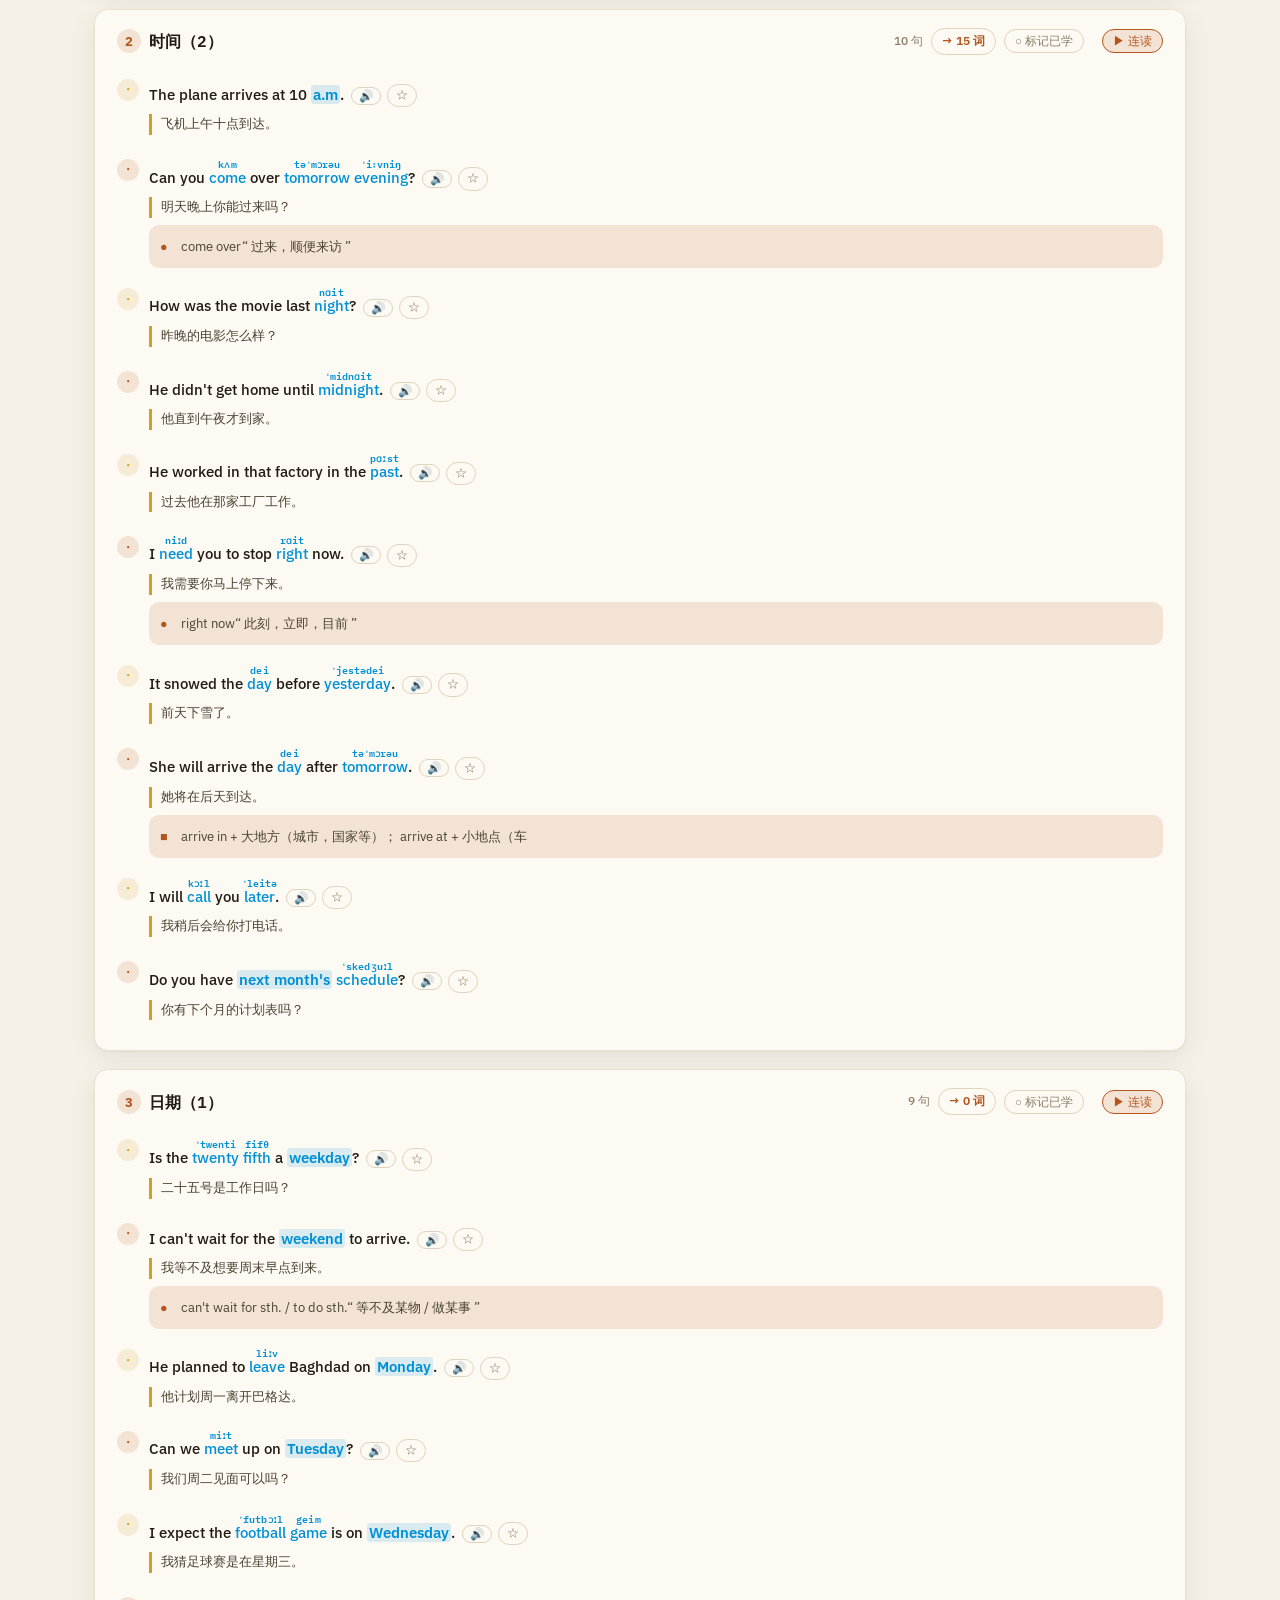
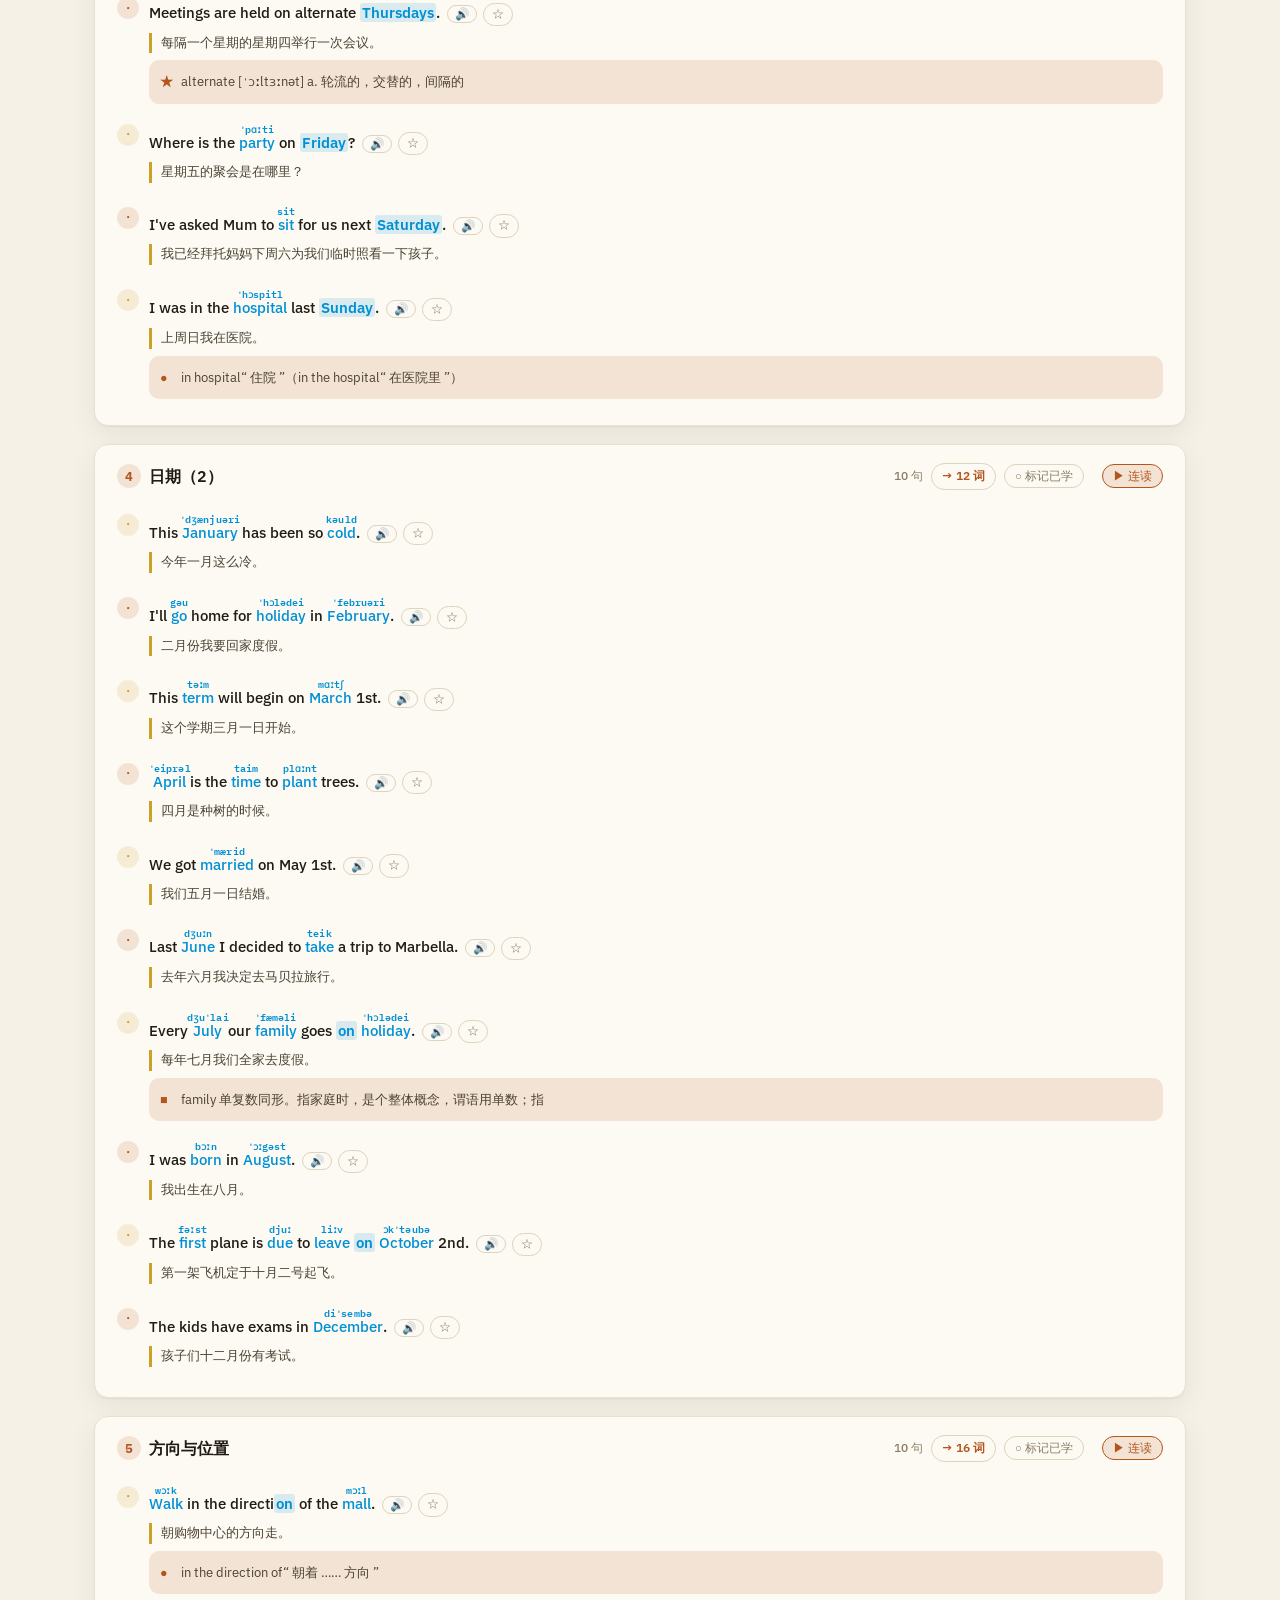
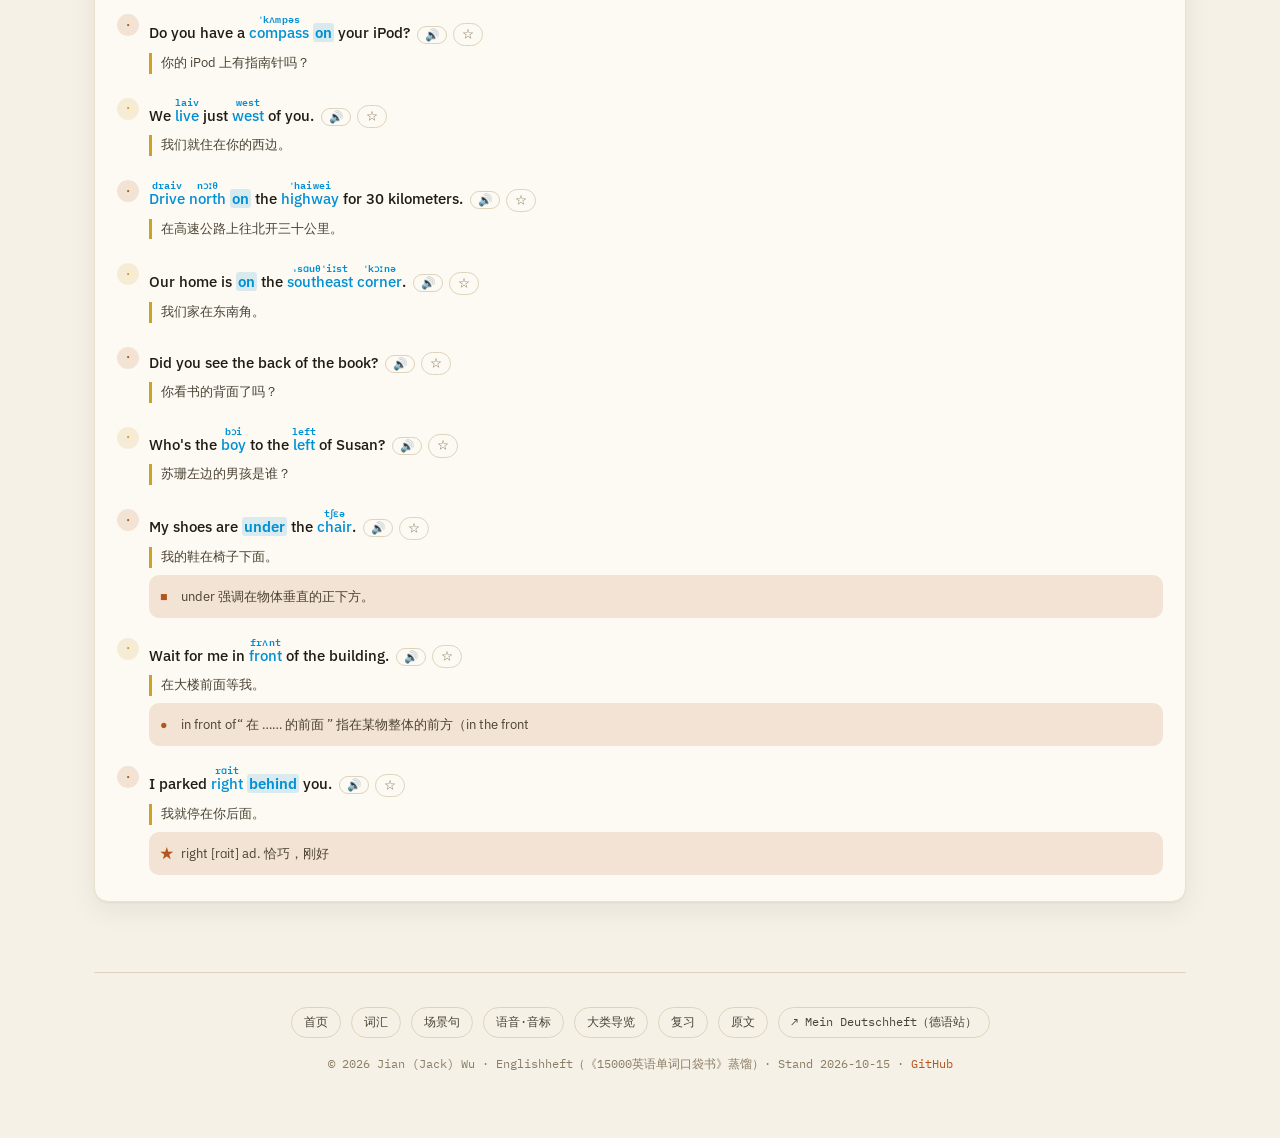
<file: sentences.html>
<!DOCTYPE html>
<html lang="zh-CN">
<head>
<meta charset="UTF-8">
<meta name="viewport" content="width=device-width, initial-scale=1.0">
<title>场景句 · Sentences · 15000 英语单词 · Englishheft</title>
<meta name="description" content="4900+ 场景句（英文 / 中文）+ 1200+ 条句子解析：短语用法、单词说明、句型搭配。">
<link rel="preconnect" href="https://fonts.googleapis.com">
<link rel="preconnect" href="https://fonts.gstatic.com" crossorigin>
<link href="https://fonts.googleapis.com/css2?family=Fraunces:ital,opsz,wght@0,9..144,300..700;1,9..144,300..700&family=IBM+Plex+Sans:wght@400;500;600;700&family=IBM+Plex+Mono:ital,wght@0,400;0,500;1,400&display=swap" rel="stylesheet">
<link rel="stylesheet" href="assets/css/english.css?v=14">
<link rel="icon" type="image/svg+xml" href="assets/img/favicon.svg?v=4">
<link rel="icon" type="image/png" sizes="32x32" href="assets/img/favicon-32.png?v=4">
<link rel="icon" type="image/png" sizes="16x16" href="assets/img/favicon-16.png?v=4">
<link rel="apple-touch-icon" sizes="180x180" href="assets/img/apple-touch-icon.png?v=4">
<link rel="manifest" href="manifest.webmanifest?v=4">
<meta property="og:type" content="website">
<meta property="og:title" content="场景句 · Sentences · 15000 英语单词 · Englishheft">
<meta property="og:description" content="4900+ 场景句（英文 / 中文）+ 1200+ 条句子解析：短语用法、单词说明、句型搭配。">
<meta property="og:image" content="assets/img/og-image.png">
</head>
<body data-page="sentences">
<nav class="topnav">
  <div class="nav-inner">
    <a href="index.html" class="nav-brand">
      <span class="brand-mark">E</span>
      <span class="nav-brand-text">
        <span class="nav-brand-title">ENGLISHHEFT</span>
        <span class="nav-brand-sub">Jian (Jack) Wu · 15000 英语单词口袋书</span>
      </span>
    </a>
    <div class="nav-links" id="navLinks">
      <a href="index.html">首页</a>
      <a href="vocab.html">词汇</a>
      <a href="sentences.html" class="active">场景句</a>
      <a href="phonetics.html">语音·音标</a>
      <a href="sections.html">大类导览</a>
      <a href="review.html">复习</a>
      <a href="pdf.html">原文</a>
    </div>
    <div class="nav-tools">
      <button class="theme-toggle" id="themeToggle" title="切换深色 / 浅色">◐</button>
      <button class="nav-burger" id="navBurger" title="菜单" aria-label="菜单">☰</button>
    </div>
  </div>
</nav>
<main class="page-wrap">
  <div class="page-head">
    <div class="page-kicker">15000 英语单词口袋书 · Sentences</div>
    <h1 class="page-title">场景句 <em>Sentences</em></h1>
    <p class="page-desc">4900+ 场景句（英文 / 中文）+ 1200+ 条句子解析：短语用法、单词说明、句型搭配。
      <span class="lbk-extra">课外教材 · Extra</span>
      <span class="sc-note">词汇不计入德语站生词表</span>
    </p>
  </div>
  <div id="app"></div>
<footer class="site-footer">
  <div class="footer-inner">
    <div class="footer-row">
      <a class="footer-chip" href="index.html">首页</a>
      <a class="footer-chip" href="vocab.html">词汇</a>
      <a class="footer-chip" href="sentences.html">场景句</a>
      <a class="footer-chip" href="phonetics.html">语音·音标</a>
      <a class="footer-chip" href="sections.html">大类导览</a>
      <a class="footer-chip" href="review.html">复习</a>
      <a class="footer-chip" href="pdf.html">原文</a>
      <a class="footer-chip" href="https://deutschheft.pages.dev/" target="_blank" rel="noopener">↗ Mein Deutschheft（德语站）</a>
    </div>
    <div class="footer-copyright">© 2026 Jian (Jack) Wu · Englishheft（《15000英语单词口袋书》蒸馏）· Stand 2026-10-15 ·
      <a href="https://github.com/jianwu-atlas" target="_blank" rel="noopener">GitHub</a>
    </div>
  </div>
</footer>
</main>

<script src="assets/js/data/english.js?v=2"></script>
<script src="assets/js/data/en-de.js?v=4"></script>
<script src="assets/js/site.js?v=9"></script>
<script src="assets/js/annotate-en.js?v=2"></script>
<script src="assets/js/offline.js?v=4"></script>
</body>
</html>
</file>
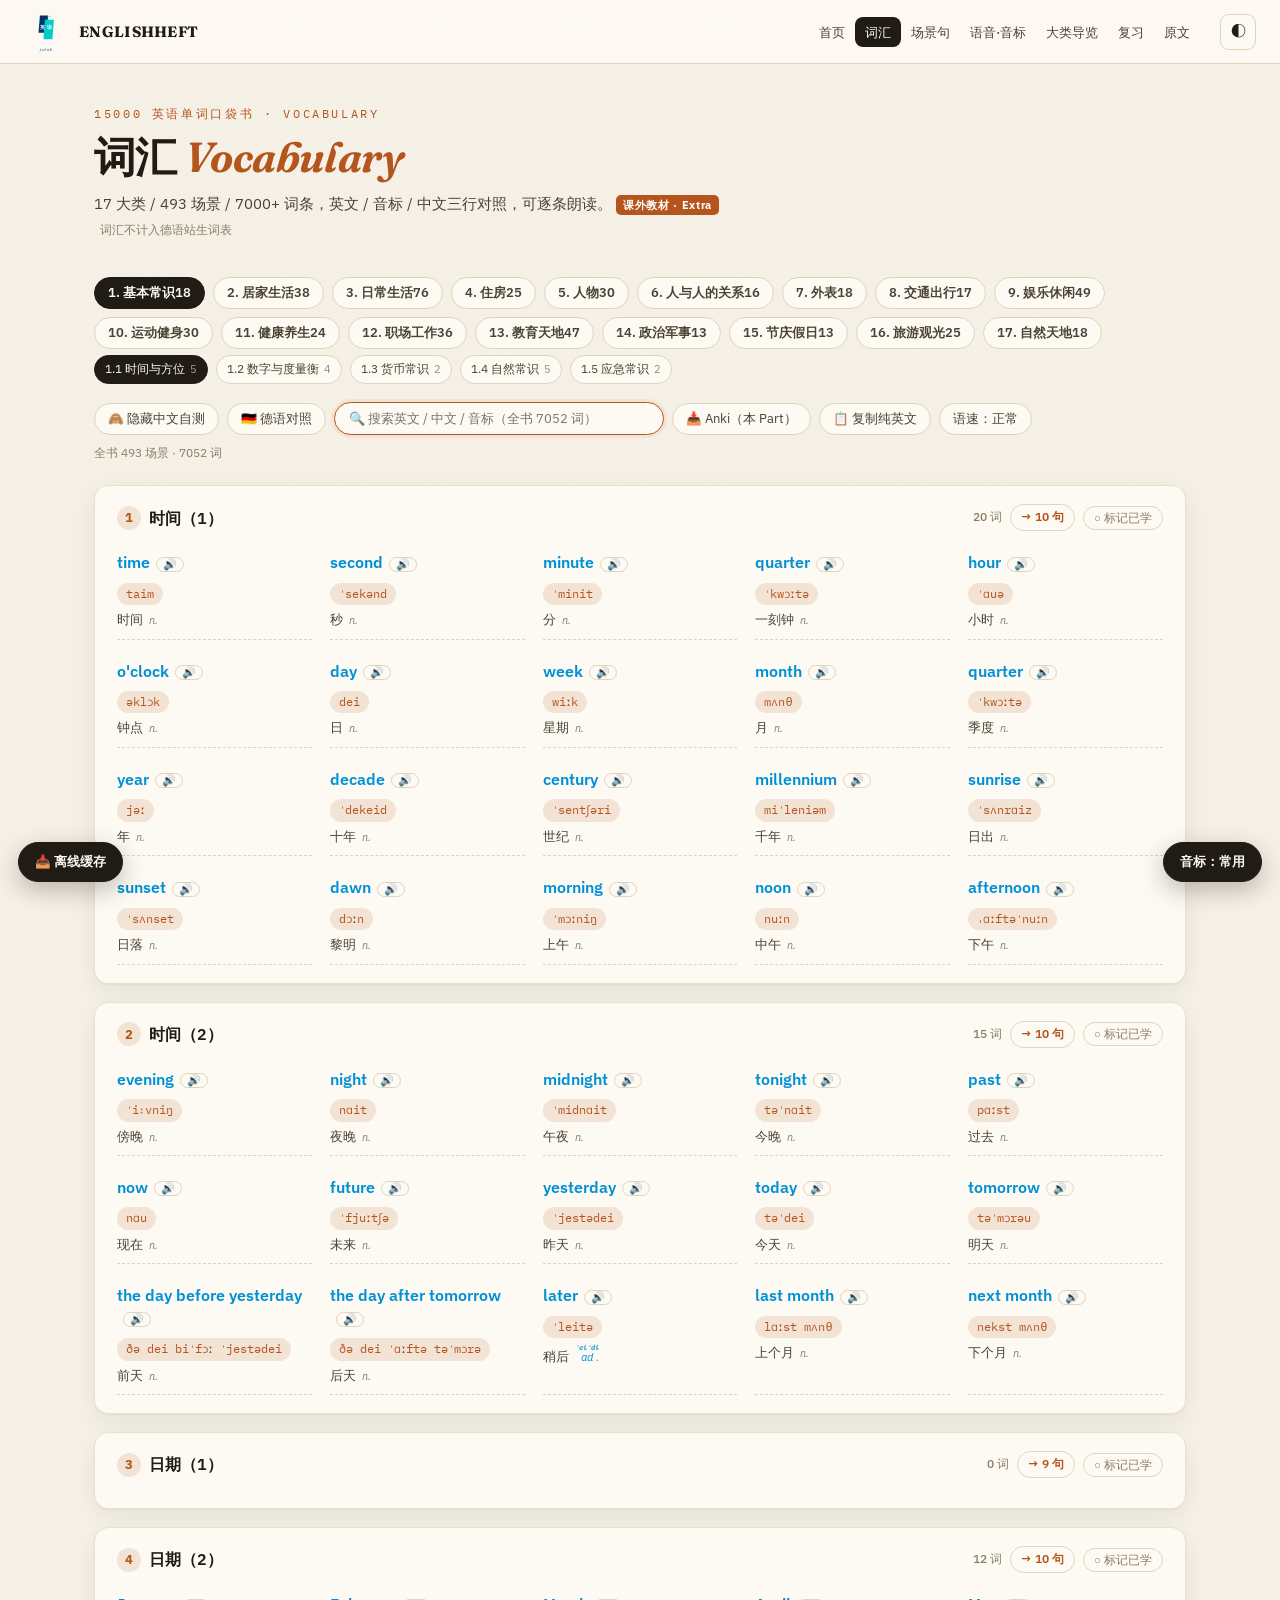
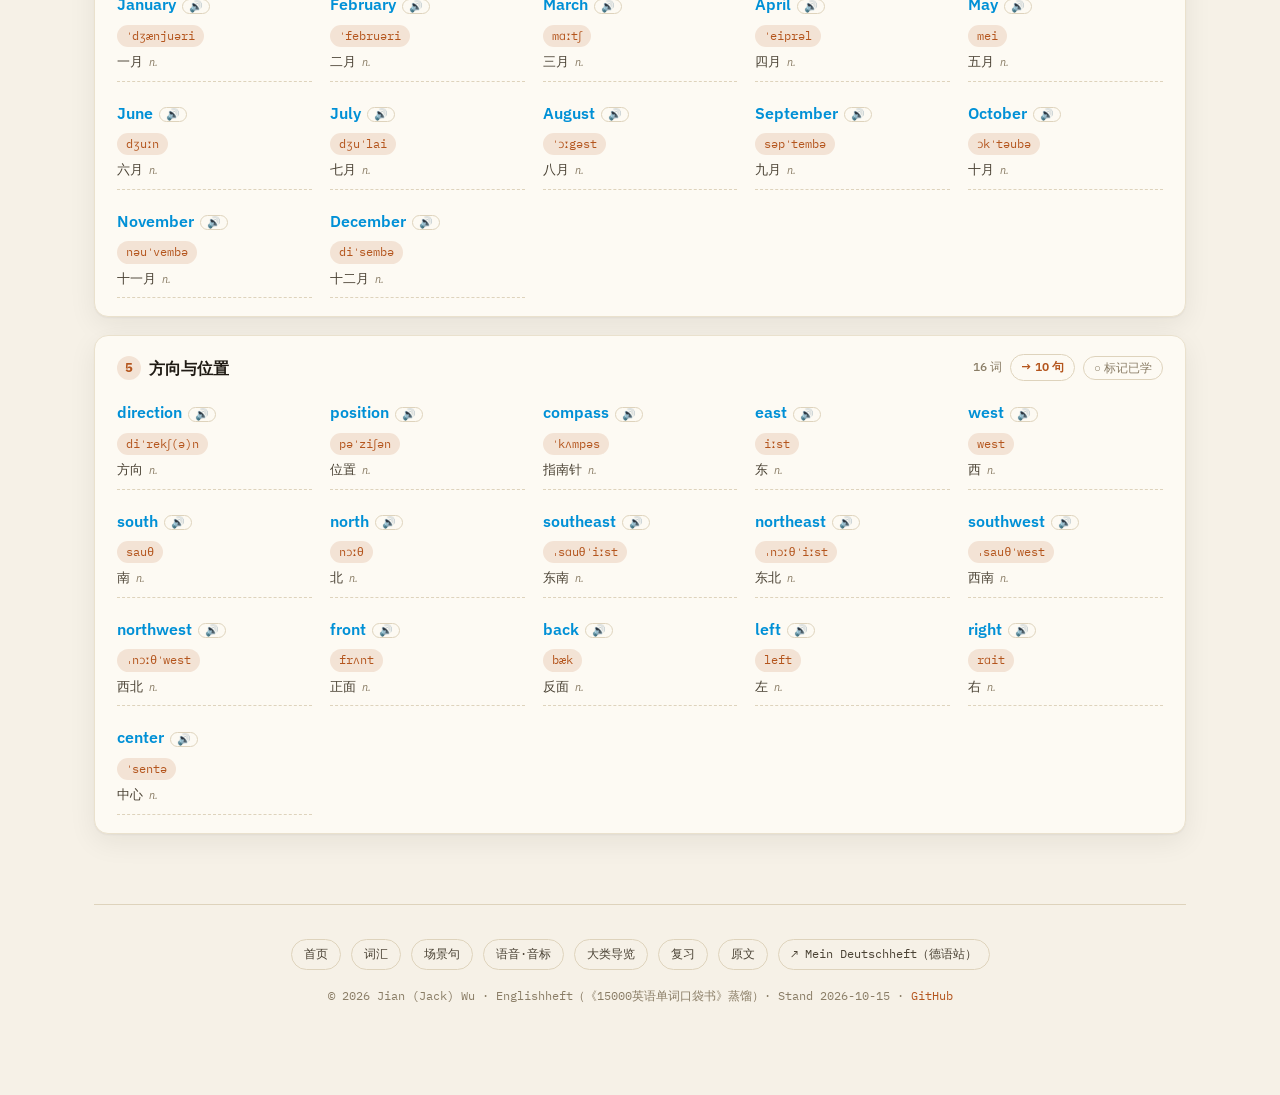
<file: vocab.html>
<!DOCTYPE html>
<html lang="zh-CN">
<head>
<meta charset="UTF-8">
<meta name="viewport" content="width=device-width, initial-scale=1.0">
<title>词汇 · Vocabulary · 15000 英语单词 · Englishheft</title>
<meta name="description" content="17 大类 / 493 场景 / 7000+ 词条，英文 / 音标 / 中文三行对照，可逐条朗读。">
<link rel="preconnect" href="https://fonts.googleapis.com">
<link rel="preconnect" href="https://fonts.gstatic.com" crossorigin>
<link href="https://fonts.googleapis.com/css2?family=Fraunces:ital,opsz,wght@0,9..144,300..700;1,9..144,300..700&family=IBM+Plex+Sans:wght@400;500;600;700&family=IBM+Plex+Mono:ital,wght@0,400;0,500;1,400&display=swap" rel="stylesheet">
<link rel="stylesheet" href="assets/css/english.css?v=14">
<link rel="icon" type="image/svg+xml" href="assets/img/favicon.svg?v=4">
<link rel="icon" type="image/png" sizes="32x32" href="assets/img/favicon-32.png?v=4">
<link rel="icon" type="image/png" sizes="16x16" href="assets/img/favicon-16.png?v=4">
<link rel="apple-touch-icon" sizes="180x180" href="assets/img/apple-touch-icon.png?v=4">
<link rel="manifest" href="manifest.webmanifest?v=4">
<meta property="og:type" content="website">
<meta property="og:title" content="词汇 · Vocabulary · 15000 英语单词 · Englishheft">
<meta property="og:description" content="17 大类 / 493 场景 / 7000+ 词条，英文 / 音标 / 中文三行对照，可逐条朗读。">
<meta property="og:image" content="assets/img/og-image.png">
</head>
<body data-page="vocab">
<nav class="topnav">
  <div class="nav-inner">
    <a href="index.html" class="nav-brand">
      <span class="brand-mark">E</span>
      <span class="nav-brand-text">
        <span class="nav-brand-title">ENGLISHHEFT</span>
        <span class="nav-brand-sub">Jian (Jack) Wu · 15000 英语单词口袋书</span>
      </span>
    </a>
    <div class="nav-links" id="navLinks">
      <a href="index.html">首页</a>
      <a href="vocab.html" class="active">词汇</a>
      <a href="sentences.html">场景句</a>
      <a href="phonetics.html">语音·音标</a>
      <a href="sections.html">大类导览</a>
      <a href="review.html">复习</a>
      <a href="pdf.html">原文</a>
    </div>
    <div class="nav-tools">
      <button class="theme-toggle" id="themeToggle" title="切换深色 / 浅色">◐</button>
      <button class="nav-burger" id="navBurger" title="菜单" aria-label="菜单">☰</button>
    </div>
  </div>
</nav>
<main class="page-wrap">
  <div class="page-head">
    <div class="page-kicker">15000 英语单词口袋书 · Vocabulary</div>
    <h1 class="page-title">词汇 <em>Vocabulary</em></h1>
    <p class="page-desc">17 大类 / 493 场景 / 7000+ 词条，英文 / 音标 / 中文三行对照，可逐条朗读。
      <span class="lbk-extra">课外教材 · Extra</span>
      <span class="sc-note">词汇不计入德语站生词表</span>
    </p>
  </div>
  <div id="app"></div>
<footer class="site-footer">
  <div class="footer-inner">
    <div class="footer-row">
      <a class="footer-chip" href="index.html">首页</a>
      <a class="footer-chip" href="vocab.html">词汇</a>
      <a class="footer-chip" href="sentences.html">场景句</a>
      <a class="footer-chip" href="phonetics.html">语音·音标</a>
      <a class="footer-chip" href="sections.html">大类导览</a>
      <a class="footer-chip" href="review.html">复习</a>
      <a class="footer-chip" href="pdf.html">原文</a>
      <a class="footer-chip" href="https://deutschheft.pages.dev/" target="_blank" rel="noopener">↗ Mein Deutschheft（德语站）</a>
    </div>
    <div class="footer-copyright">© 2026 Jian (Jack) Wu · Englishheft（《15000英语单词口袋书》蒸馏）· Stand 2026-10-15 ·
      <a href="https://github.com/jianwu-atlas" target="_blank" rel="noopener">GitHub</a>
    </div>
  </div>
</footer>
</main>

<script src="assets/js/data/english.js?v=2"></script>
<script src="assets/js/site.js?v=9"></script>
<script src="assets/js/annotate-en.js?v=2"></script>
<script src="assets/js/offline.js?v=4"></script>
</body>
</html>
</file>
<file: assets/css/english.css>
/* ============================================================
   Mein Deutschheft · 视觉系统
   编辑手账风：暖纸底 + 衬线标题 + 德语词性三色
   ============================================================ */

:root {
  --paper: #F6F1E7;
  --paper-2: #FDFAF3;
  --paper-3: #EFE8D8;
  --ink: #201B14;
  --ink-2: #4A4234;
  --ink-3: #8A7D66;
  --line: #DED3BC;
  --line-soft: #EAE1CD;
  --accent: #B4551D;        /* 焦橙 —— 主强调 */
  --accent-soft: #F3E3D5;
  --gold: #C9A227;          /* 德金 */
  --c-der: #2456A6;         /* 阳性 蓝 */
  --c-die: #B03048;         /* 阴性 红 */
  --c-das: #2E7D5B;         /* 中性 绿 */
  --c-verb: #6B4FA1;
  --c-adj: #B4551D;
  --ok: #2E7D5B;
  --bad: #B03048;
  --font-display: "Fraunces", "Songti SC", "STSong", serif;
  --font-body: "IBM Plex Sans", "PingFang SC", "Hiragino Sans GB", sans-serif;
  --font-mono: "IBM Plex Mono", "SF Mono", monospace;
  --sidebar-w: 264px;
  --radius: 14px;
  --shadow: 0 1px 2px rgba(32,27,20,.05), 0 8px 28px rgba(32,27,20,.07);
}

* { box-sizing: border-box; margin: 0; padding: 0; }

html { scroll-behavior: smooth; }

body {
  font-family: var(--font-body);
  background: var(--paper);
  color: var(--ink);
  font-size: 16px;
  line-height: 1.65;
  -webkit-font-smoothing: antialiased;
}

/* 纸张噪点肌理 */
body::before {
  content: "";
  position: fixed; inset: 0;
  pointer-events: none;
  opacity: .35;
  z-index: 0;
  background-image: url("data:image/svg+xml,%3Csvg xmlns='http://www.w3.org/2000/svg' width='140' height='140'%3E%3Cfilter id='n'%3E%3CfeTurbulence type='fractalNoise' baseFrequency='0.9' numOctaves='2'/%3E%3CfeColorMatrix type='saturate' values='0'/%3E%3CfeComponentTransfer%3E%3CfeFuncA type='linear' slope='0.05'/%3E%3C/feComponentTransfer%3E%3C/filter%3E%3Crect width='140' height='140' filter='url(%23n)'/%3E%3C/svg%3E");
}

::selection { background: rgba(180,85,29,.22); }

/* ---------------- 布局骨架：顶部导航（参考 jianwu-atlas-private） ---------------- */

.topnav {
  position: fixed; top: 0; left: 0; right: 0; z-index: 50;
  height: 64px;
  background: rgba(253,250,243,.92);
  backdrop-filter: blur(12px);
  -webkit-backdrop-filter: blur(12px);
  border-bottom: 1px solid var(--line);
}
.nav-inner { max-width: 1280px; margin: 0 auto; height: 100%; display: flex; align-items: center; gap: 20px; padding: 0 24px; }
.nav-brand { display: flex; align-items: center; gap: 11px; text-decoration: none; color: var(--ink); }
.brand-mark {
  width: 44px; height: 44px; border-radius: 11px; flex-shrink: 0;
  background: url("../img/favicon.svg?v=34") center/100% 100% no-repeat;
  color: transparent; overflow: hidden;
}
.nav-brand-text { display: flex; flex-direction: column; line-height: 1.05; }
.nav-brand-title { font-family: var(--font-display); font-weight: 700; font-size: 16.5px; letter-spacing: .02em; }
.nav-brand-sub { font-size: 10.5px; color: var(--ink-3); letter-spacing: .12em; }
.nav-links { display: flex; align-items: center; gap: 2px; margin-left: auto; flex-wrap: nowrap; }
.nav-links a {
  padding: 8px 13px; border-radius: 8px;
  font-size: 14px; font-weight: 500; text-decoration: none; color: var(--ink-2);
  transition: background .18s, color .18s; white-space: nowrap;
}
.nav-links a:hover { background: var(--paper-3); color: var(--ink); }
.nav-links a.active { background: var(--ink); color: var(--paper-2); }
.nav-tools { display: flex; align-items: center; gap: 6px; }
.nav-tools button {
  width: 36px; height: 36px; border-radius: 9px;
  border: 1px solid var(--line); background: var(--paper-2);
  font-size: 15px; cursor: pointer; color: var(--ink);
  display: inline-flex; align-items: center; justify-content: center;
  transition: background .18s;
}
.nav-tools button:hover { background: var(--paper-3); }
.nav-tools .nav-burger { display: none; }

.page-wrap { max-width: 1180px; margin: 0 auto; padding: 104px 44px 60px; position: relative; z-index: 1; }

.brand { margin-bottom: 34px; }
.brand-de {
  font-family: var(--font-display);
  font-size: 27px;
  font-weight: 700;
  letter-spacing: -.01em;
  line-height: 1.15;
}
.brand-de em { color: var(--accent); font-style: italic; }
.brand-zh { font-size: 12.5px; color: var(--ink-3); margin-top: 6px; letter-spacing: .14em; }

.nav { display: flex; flex-direction: column; gap: 2px; }
.nav-item {
  display: flex; align-items: baseline; gap: 10px;
  padding: 9px 12px;
  border-radius: 9px;
  color: var(--ink-2);
  text-decoration: none;
  font-size: 14.5px;
  transition: background .18s, color .18s;
  border-left: 2px solid transparent;
}
.nav-item .nav-de { font-weight: 600; }
.nav-item .nav-zh { font-size: 12px; color: var(--ink-3); margin-left: auto; }
.nav-item:hover { background: var(--paper-3); }
.nav-item.active {
  background: var(--ink);
  color: var(--paper-2);
  border-left-color: var(--accent);
}
.nav-item.active .nav-zh { color: rgba(253,250,243,.6); }

.page-wrap { max-width: 1180px; margin: 0 auto; padding: 104px 44px 60px; position: relative; z-index: 1; }

/* ---------------- 页脚（参考 jianwu-atlas-private） ---------------- */
.site-footer {
  border-top: 1px solid var(--line);
  padding: 34px 24px 30px;
  margin-top: 70px;
  position: relative; z-index: 1;
}
.footer-inner { max-width: 1180px; margin: 0 auto; }
.footer-row { display: flex; flex-wrap: wrap; gap: 10px; align-items: center; justify-content: center; margin-bottom: 16px; }
.footer-chip {
  font-family: var(--font-mono); font-size: 11.5px;
  padding: 5px 12px; border-radius: 99px;
  border: 1px solid var(--line); color: var(--ink-2);
  text-decoration: none; transition: all .18s;
}
.footer-chip:hover { border-color: var(--accent); color: var(--accent); }
.footer-copyright { text-align: center; font-size: 12px; color: var(--ink-3); font-family: var(--font-mono); }
.footer-copyright a { color: var(--accent); text-decoration: none; }

/* ---------------- 通用组件 ---------------- */
.page-head { margin-bottom: 36px; }
.page-kicker {
  font-family: var(--font-mono);
  font-size: 12px;
  letter-spacing: .22em;
  text-transform: uppercase;
  color: var(--accent);
  margin-bottom: 10px;
}
.page-title {
  font-family: var(--font-display);
  font-size: 42px;
  font-weight: 650;
  letter-spacing: -.015em;
  line-height: 1.1;
}
.page-title em { color: var(--accent); font-style: italic; }
.page-desc { margin-top: 12px; color: var(--ink-2); max-width: 640px; font-size: 15px; }

.card {
  background: var(--paper-2);
  border: 1px solid var(--line-soft);
  border-radius: var(--radius);
  box-shadow: var(--shadow);
}

.tag {
  display: inline-block;
  font-size: 11.5px;
  font-weight: 600;
  letter-spacing: .06em;
  padding: 2.5px 9px;
  border-radius: 99px;
  border: 1px solid var(--line);
  color: var(--ink-2);
  background: var(--paper);
}
.tag-a1 { background: #EDF2FB; border-color: #C7D6F0; color: var(--c-der); }
.tag-a2 { background: var(--accent-soft); border-color: #E4C4AC; color: var(--accent); }

.gd-der { color: var(--c-der); font-weight: 700; }
.gd-die { color: var(--c-die); font-weight: 700; }
.gd-das { color: var(--c-das); font-weight: 700; }

/* ---------------- 首页 ---------------- */
.hero {
  position: relative;
  border-radius: 20px;
  padding: 58px 52px 48px;
  background:
    radial-gradient(120% 160% at 88% -10%, rgba(201,162,39,.16), transparent 55%),
    radial-gradient(100% 140% at -8% 110%, rgba(180,85,29,.12), transparent 50%),
    var(--ink);
  color: #F3EDE0;
  overflow: hidden;
  margin-bottom: 30px;
}
.hero::after {
  content: "Aa Öö Üü ß";
  position: absolute;
  right: 26px; bottom: -30px;
  font-family: var(--font-display);
  font-style: italic;
  font-size: 118px;
  font-weight: 300;
  color: rgba(243,237,224,.07);
  white-space: nowrap;
  pointer-events: none;
}
.hero-kicker { font-family: var(--font-mono); font-size: 12px; letter-spacing: .26em; color: var(--gold); text-transform: uppercase; }
.hero h1 {
  font-family: var(--font-display);
  font-size: clamp(38px, 5vw, 58px);
  font-weight: 640;
  letter-spacing: -.02em;
  line-height: 1.05;
  margin: 14px 0 16px;
}
.hero h1 em { color: var(--gold); font-style: italic; }
.hero p { max-width: 560px; color: rgba(243,237,224,.78); font-size: 15.5px; }
.hero-progress { margin-top: 30px; max-width: 520px; }
.hero-progress .hp-label { display: flex; justify-content: space-between; font-size: 12.5px; color: rgba(243,237,224,.65); margin-bottom: 7px; font-family: var(--font-mono); }
.hp-bar { height: 7px; border-radius: 99px; background: rgba(243,237,224,.14); overflow: hidden; }
.hp-fill { height: 100%; border-radius: 99px; background: linear-gradient(90deg, var(--gold), var(--accent)); width: 0; transition: width 1.1s cubic-bezier(.22,1,.36,1); }

.stat-grid {
  display: grid;
  grid-template-columns: repeat(auto-fit, minmax(140px, 1fr));
  gap: 14px;
  margin-bottom: 34px;
}
.stat {
  padding: 20px 18px 16px;
  border-top: 3px solid var(--ink);
}
.stat-num { font-family: var(--font-display); font-size: 38px; font-weight: 650; line-height: 1; }
.stat-num small { font-size: 17px; color: var(--ink-3); font-weight: 500; }
.stat-label { font-size: 12.5px; color: var(--ink-3); margin-top: 8px; letter-spacing: .08em; }
.stat:nth-child(1) { border-top-color: var(--accent); }
.stat:nth-child(2) { border-top-color: var(--c-der); }
.stat:nth-child(3) { border-top-color: var(--c-das); }
.stat:nth-child(4) { border-top-color: var(--c-die); }
.stat:nth-child(5) { border-top-color: var(--gold); }

.section-title {
  font-family: var(--font-display);
  font-size: 23px;
  font-weight: 640;
  margin: 38px 0 16px;
  display: flex; align-items: center; gap: 12px;
}
.section-title::after { content: ""; flex: 1; height: 1px; background: var(--line); }

.module-grid { display: grid; grid-template-columns: repeat(auto-fill, minmax(238px, 1fr)); gap: 14px; }
.module {
  padding: 22px 20px;
  display: block;
  text-decoration: none;
  color: var(--ink);
  transition: transform .22s, box-shadow .22s;
  position: relative;
  overflow: hidden;
}
.module:hover { transform: translateY(-3px); box-shadow: 0 4px 8px rgba(32,27,20,.06), 0 16px 40px rgba(32,27,20,.1); }
.module-num { font-family: var(--font-mono); font-size: 11.5px; color: var(--ink-3); letter-spacing: .18em; }
.module-de { font-family: var(--font-display); font-size: 20px; font-weight: 640; margin: 9px 0 3px; }
.module-zh { font-size: 13px; color: var(--ink-3); }
.module-desc { font-size: 13px; color: var(--ink-2); margin-top: 12px; line-height: 1.55; }

.focus-box {
  margin-top: 38px;
  padding: 26px 28px;
  border-left: 4px solid var(--accent);
  background: var(--accent-soft);
  border-radius: 0 var(--radius) var(--radius) 0;
}
.focus-box h3 { font-family: var(--font-display); font-size: 19px; margin-bottom: 8px; }
.focus-box p { font-size: 14px; color: var(--ink-2); }

/* ---------------- 课程页 ---------------- */
.level-head {
  font-family: var(--font-mono);
  font-size: 12px;
  letter-spacing: .2em;
  text-transform: uppercase;
  color: var(--ink-3);
  margin: 34px 0 14px;
  display: flex; align-items: center; gap: 10px;
}
.level-head::after { content: ""; flex: 1; height: 1px; background: var(--line); }

.lesson { margin-bottom: 14px; overflow: hidden; }
.lesson-head {
  display: flex; align-items: center; gap: 16px;
  padding: 19px 22px;
  cursor: pointer;
  user-select: none;
  transition: background .18s;
}
.lesson-head:hover { background: var(--paper-3); }
.lesson-num {
  font-family: var(--font-display);
  font-style: italic;
  font-size: 21px;
  color: var(--accent);
  min-width: 52px;
}
.lesson-titles { flex: 1; }
.lesson-titles .lt-de { font-family: var(--font-display); font-weight: 640; font-size: 18.5px; }
.lesson-titles .lt-zh { font-size: 13px; color: var(--ink-3); margin-top: 1px; }
.lesson-meta { display: flex; align-items: center; gap: 9px; }
.lesson-date { font-size: 12px; color: var(--ink-3); font-family: var(--font-mono); }
.review-dot {
  width: 22px; height: 22px;
  border-radius: 50%;
  border: 1.5px solid var(--line);
  display: inline-flex; align-items: center; justify-content: center;
  font-size: 12px; color: transparent;
  cursor: pointer; transition: all .2s;
  flex-shrink: 0;
}
.review-dot.done { background: var(--ok); border-color: var(--ok); color: #fff; }
.lesson-caret { color: var(--ink-3); transition: transform .25s; font-size: 13px; }
.lesson.open .lesson-caret { transform: rotate(90deg); }

.lesson-body { display: none; border-top: 1px dashed var(--line); padding: 24px 26px 26px; }
.lesson.open .lesson-body { display: block; animation: fadeSlide .3s ease; }
@keyframes fadeSlide { from { opacity: 0; transform: translateY(-6px); } to { opacity: 1; transform: none; } }

.lesson-summary { font-size: 14.5px; color: var(--ink-2); margin-bottom: 20px; }
.lb-label { font-family: var(--font-mono); font-size: 11px; letter-spacing: .2em; text-transform: uppercase; color: var(--accent); margin: 18px 0 9px; }
.grammar-list { list-style: none; display: flex; flex-direction: column; gap: 7px; }
.grammar-list li { font-size: 14px; padding-left: 18px; position: relative; color: var(--ink-2); }
.grammar-list li::before { content: "§"; position: absolute; left: 0; color: var(--gold); font-family: var(--font-display); }

.sentence-table { width: 100%; border-collapse: collapse; font-size: 14px; }
.sentence-table td { padding: 8px 12px; border-bottom: 1px solid var(--line-soft); vertical-align: top; }
.sentence-table tr:last-child td { border-bottom: none; }
.sentence-table .s-de { font-weight: 500; width: 55%; }
.sentence-table .s-zh { color: var(--ink-3); font-size: 13px; }

.focus-inline {
  margin-top: 18px; padding: 13px 16px;
  background: var(--paper);
  border: 1px solid var(--line-soft);
  border-left: 3px solid var(--gold);
  border-radius: 8px;
  font-size: 13.5px; color: var(--ink-2);
}
.lesson-vocab-link { margin-top: 16px; font-size: 13px; }
.lesson-vocab-link a { color: var(--accent); text-decoration: none; border-bottom: 1px dotted var(--accent); }

/* ---------------- 生词表 ---------------- */
.vocab-toolbar { display: flex; flex-wrap: wrap; gap: 10px; margin-bottom: 20px; align-items: center; }
.vocab-search {
  flex: 1; min-width: 200px;
  padding: 10px 15px;
  border: 1px solid var(--line);
  border-radius: 99px;
  background: var(--paper-2);
  font: inherit; font-size: 14px;
  color: var(--ink);
  outline: none;
  transition: border-color .2s, box-shadow .2s;
}
.vocab-search:focus { border-color: var(--accent); box-shadow: 0 0 0 3px rgba(180,85,29,.12); }
.chip {
  padding: 6px 13px;
  border-radius: 99px;
  border: 1px solid var(--line);
  background: var(--paper-2);
  font-size: 12.5px;
  cursor: pointer;
  color: var(--ink-2);
  transition: all .18s;
  font-family: var(--font-body);
}
.chip:hover { border-color: var(--ink-3); }
.chip.on { background: var(--ink); color: var(--paper-2); border-color: var(--ink); }
.chip-row { display: flex; flex-wrap: wrap; gap: 8px; margin-bottom: 22px; }

.vocab-count { font-family: var(--font-mono); font-size: 12px; color: var(--ink-3); margin-bottom: 14px; }

.vocab-grid { display: grid; grid-template-columns: repeat(auto-fill, minmax(215px, 1fr)); gap: 12px; }
.vcard { perspective: 900px; height: 108px; cursor: pointer; }
.vcard-inner {
  position: relative; width: 100%; height: 100%;
  transition: transform .5s cubic-bezier(.4,.1,.2,1);
  transform-style: preserve-3d;
}
.vcard.flip .vcard-inner { transform: rotateY(180deg); }
.vface {
  position: absolute; inset: 0;
  backface-visibility: hidden;
  -webkit-backface-visibility: hidden;
  border-radius: 12px;
  border: 1px solid var(--line-soft);
  background: var(--paper-2);
  box-shadow: var(--shadow);
  padding: 14px 16px;
  display: flex; flex-direction: column; justify-content: center;
}
.vface.back { transform: rotateY(180deg); background: var(--ink); color: var(--paper-2); border-color: var(--ink); }
.v-de { font-family: var(--font-display); font-size: 16.5px; font-weight: 620; line-height: 1.25; }
.v-de.pos-der { color: var(--c-der); }
.v-de.pos-die { color: var(--c-die); }
.v-de.pos-das { color: var(--c-das); }
.v-de.pos-verb { color: var(--c-verb); }
.v-de.pos-adj { color: var(--c-adj); }
.v-de.pos-adv, .v-de.pos-phrase, .v-de.pos-pl { color: var(--ink-2); }
.v-ipa { font-family: var(--font-mono); font-size: 11px; color: var(--ink-3); margin-top: 5px; }
.v-pron { font-size: 12.5px; color: var(--c-adj); margin-top: 3px; font-weight: 600; letter-spacing: .02em; }
.v-back-pron { font-size: 12.5px; color: var(--gold); margin-top: 5px; font-weight: 600; }
.v-zh { font-size: 15px; font-weight: 600; line-height: 1.35; }
.v-back-meta { font-size: 11.5px; color: rgba(253,250,243,.55); margin-top: 6px; font-family: var(--font-mono); }
.v-hint { position: absolute; right: 10px; top: 10px; font-size: 10px; color: var(--ink-3); opacity: .7; }

/* ---------------- 语法页 ---------------- */
.grammar-item { margin-bottom: 13px; overflow: hidden; }
.grammar-head {
  display: flex; align-items: center; gap: 14px;
  padding: 17px 22px;
  cursor: pointer; user-select: none;
  transition: background .18s;
}
.grammar-head:hover { background: var(--paper-3); }
.grammar-head .g-tag {
  font-family: var(--font-mono); font-size: 10.5px;
  border: 1px solid var(--gold); color: var(--gold);
  padding: 2px 8px; border-radius: 99px; letter-spacing: .1em;
}
.grammar-head .g-title { font-family: var(--font-display); font-size: 18px; font-weight: 640; }
.grammar-head .g-de { font-size: 12.5px; color: var(--ink-3); margin-left: auto; font-style: italic; font-family: var(--font-display); }
.grammar-body { display: none; border-top: 1px dashed var(--line); padding: 20px 26px 24px; }
.grammar-item.open .grammar-body { display: block; animation: fadeSlide .3s ease; }
.grammar-item.open .g-caret { transform: rotate(90deg); }
.g-caret { color: var(--ink-3); font-size: 13px; transition: transform .25s; }
.grammar-body .rule { font-size: 14.5px; color: var(--ink-2); margin-bottom: 14px; }
.grammar-body .tip {
  margin-top: 14px; font-size: 13.5px; color: var(--ink-2);
  background: var(--paper); border: 1px solid var(--line-soft);
  border-left: 3px solid var(--gold);
  padding: 11px 15px; border-radius: 8px;
}
.grammar-body table { width: 100%; border-collapse: collapse; font-size: 13.5px; margin: 6px 0 4px; }
.grammar-body th {
  text-align: left; font-size: 11.5px; letter-spacing: .08em;
  color: var(--ink-3); font-weight: 600;
  padding: 7px 10px; border-bottom: 2px solid var(--line);
}
.grammar-body td { padding: 7px 10px; border-bottom: 1px solid var(--line-soft); vertical-align: top; }
.grammar-body tr:last-child td { border-bottom: none; }
.grammar-body em { color: var(--ink); }
.grammar-body b { color: var(--accent); }
.grammar-body s { color: var(--bad); }

/* ---------------- 课文页 ---------------- */
.text-tabs { display: flex; gap: 10px; margin-bottom: 24px; flex-wrap: wrap; }
.text-tab {
  padding: 13px 20px;
  border-radius: 12px;
  border: 1px solid var(--line);
  background: var(--paper-2);
  cursor: pointer;
  text-align: left;
  font-family: var(--font-body);
  transition: all .2s;
}
.text-tab .tt-de { font-family: var(--font-display); font-weight: 640; font-size: 16px; display: block; }
.text-tab .tt-meta { font-size: 11.5px; color: var(--ink-3); font-family: var(--font-mono); }
.text-tab.on { background: var(--ink); color: var(--paper-2); border-color: var(--ink); }
.text-tab.on .tt-meta { color: rgba(253,250,243,.6); }

.text-intro { font-size: 14px; color: var(--ink-2); margin-bottom: 22px; max-width: 680px; }
.text-controls { display: flex; gap: 10px; margin-bottom: 20px; }
.btn {
  padding: 8px 16px;
  border-radius: 99px;
  border: 1px solid var(--line);
  background: var(--paper-2);
  font: inherit; font-size: 13px;
  cursor: pointer; color: var(--ink-2);
  transition: all .18s;
}
.btn:hover { border-color: var(--ink); color: var(--ink); }
.btn.primary { background: var(--ink); color: var(--paper-2); border-color: var(--ink); }

/* 原文 PDF 页：工具条（在线阅读 / 下载） */
.pdf-toolbar { display: flex; flex-wrap: wrap; gap: 10px; margin: 0 0 18px; }

.para { margin-bottom: 16px; overflow: hidden; }
.para-head {
  display: flex; align-items: baseline; gap: 12px;
  padding: 14px 20px 10px;
}
.para-no {
  font-family: var(--font-display); font-style: italic;
  color: var(--accent); font-size: 15px; min-width: 20px;
}
.para-title { font-size: 13px; letter-spacing: .12em; color: var(--ink-3); font-weight: 600; }
.para-mp3 {
  margin-left: auto; flex-shrink: 0;
  border: none; background: none; cursor: pointer;
  font-size: 15px; padding: 4px 6px; opacity: .6;
  transition: opacity .15s, transform .15s;
}
.para-mp3:hover { opacity: 1; transform: scale(1.18); }
.para-de { padding: 0 22px 6px 52px; font-family: var(--font-display); font-size: 17.5px; line-height: 1.75; font-weight: 480; }
.para-zh { padding: 0 22px 6px 52px; font-size: 13.5px; color: var(--ink-3); border-left: 2px solid var(--gold); margin-left: 52px; padding-left: 14px; margin-right: 22px; padding-right: 0; }
.para-verbs { padding: 8px 22px 16px 52px; display: flex; flex-wrap: wrap; gap: 7px; }
.verb-chip {
  font-size: 11.5px;
  font-family: var(--font-mono);
  background: var(--accent-soft);
  color: var(--accent);
  border-radius: 6px;
  padding: 3px 9px;
  border: 1px solid #E9CDB6;
}
.para-notes {
  margin: 12px 22px 4px 52px; padding: 11px 15px;
  background: var(--paper-2); border: 1px solid var(--line);
  border-left: 3px solid var(--accent); border-radius: 8px;
}
.para-notes .pn-title { display: block; font-size: 12.5px; font-weight: 700; color: var(--accent); margin-bottom: 5px; letter-spacing: .04em; }
.para-notes ul { margin: 0; padding-left: 18px; }
.para-notes li { font-size: 13px; color: var(--ink-2); line-height: 1.6; margin: 3px 0; }
.para-notes li b { color: var(--ink); font-weight: 600; }
.hide-zh .s-zh { display: none; }

/* ---------------- 练习页 ---------------- */
.quiz-grid { display: grid; grid-template-columns: repeat(auto-fill, minmax(215px, 1fr)); gap: 14px; }
.quiz-card { padding: 22px 20px; cursor: pointer; transition: transform .22s, box-shadow .22s; }
.quiz-card:hover { transform: translateY(-3px); box-shadow: 0 4px 8px rgba(32,27,20,.06), 0 16px 40px rgba(32,27,20,.1); }
.quiz-card .qc-de { font-family: var(--font-display); font-size: 20px; font-weight: 640; margin: 8px 0 2px; }
.quiz-card .qc-title { font-size: 13.5px; color: var(--ink-2); font-weight: 600; }
.quiz-card .qc-desc { font-size: 12.5px; color: var(--ink-3); margin-top: 9px; line-height: 1.5; }
.quiz-card .qc-best { font-family: var(--font-mono); font-size: 11px; color: var(--gold); margin-top: 11px; }

.quiz-stage { max-width: 680px; }
.quiz-topbar { display: flex; align-items: center; gap: 14px; margin-bottom: 22px; }
.quiz-dots { display: flex; gap: 6px; flex: 1; }
.qdot { width: 9px; height: 9px; border-radius: 50%; background: var(--line); transition: all .2s; }
.qdot.cur { background: var(--ink); transform: scale(1.25); }
.qdot.ok { background: var(--ok); }
.qdot.bad { background: var(--bad); }
.quiz-score-label { font-family: var(--font-mono); font-size: 12px; color: var(--ink-3); }

.quiz-qcard { padding: 34px 34px 28px; }
.quiz-q { font-family: var(--font-display); font-size: 27px; font-weight: 620; line-height: 1.35; margin-bottom: 24px; }
.quiz-q small { display: block; font-family: var(--font-body); font-size: 13px; color: var(--ink-3); font-weight: 400; margin-top: 8px; }
.quiz-opts { display: flex; flex-direction: column; gap: 10px; }
.opt {
  text-align: left;
  padding: 13px 18px;
  border-radius: 11px;
  border: 1.5px solid var(--line);
  background: var(--paper);
  font: inherit; font-size: 15.5px;
  cursor: pointer;
  transition: all .16s;
  color: var(--ink);
  display: flex; align-items: center; gap: 12px;
}
.opt .opt-key {
  font-family: var(--font-mono); font-size: 11px;
  width: 22px; height: 22px; border-radius: 6px;
  border: 1px solid var(--line);
  display: inline-flex; align-items: center; justify-content: center;
  color: var(--ink-3); flex-shrink: 0;
}
.opt:hover:not(:disabled) { border-color: var(--ink); transform: translateX(3px); }
.opt:disabled { cursor: default; opacity: .75; }
.opt.right { border-color: var(--ok); background: #EAF4EE; opacity: 1; }
.opt.right .opt-key { background: var(--ok); color: #fff; border-color: var(--ok); }
.opt.wrong { border-color: var(--bad); background: #F9EDEF; opacity: 1; }
.opt.wrong .opt-key { background: var(--bad); color: #fff; border-color: var(--bad); }
.opt.dim { opacity: .45; }
.quiz-explain {
  margin-top: 18px; font-size: 13.5px; color: var(--ink-2);
  background: var(--paper); border-left: 3px solid var(--gold);
  padding: 11px 15px; border-radius: 8px;
  display: none;
}
.quiz-explain.show { display: block; animation: fadeSlide .25s ease; }
.quiz-next-row { margin-top: 20px; display: flex; justify-content: space-between; align-items: center; }
.quiz-result { padding: 44px 38px; text-align: center; }
.qr-num { font-family: var(--font-display); font-size: 62px; font-weight: 650; line-height: 1; }
.qr-num small { font-size: 26px; color: var(--ink-3); }
.qr-label { color: var(--ink-2); margin: 12px 0 6px; font-size: 15px; }
.qr-verdict { font-family: var(--font-display); font-style: italic; font-size: 21px; color: var(--accent); margin-bottom: 26px; }
.qr-actions { display: flex; gap: 10px; justify-content: center; }

/* ---------------- 大纲页 ---------------- */
.kp-group { margin-bottom: 30px; }
.kp-group-title {
  font-family: var(--font-display); font-size: 19px; font-weight: 640;
  margin-bottom: 12px; display: flex; align-items: center; gap: 10px;
}
.kp-group-title .kp-count { font-family: var(--font-mono); font-size: 11px; color: var(--ink-3); }
.kp-list { display: flex; flex-direction: column; gap: 9px; }
.kp-item {
  display: flex; align-items: center; gap: 15px;
  padding: 14px 18px;
}
.kp-num {
  font-family: var(--font-display); font-style: italic;
  color: var(--ink-3); min-width: 26px; font-size: 16px;
}
.kp-body { flex: 1; }
.kp-de { font-weight: 600; font-size: 14.5px; }
.kp-zh { font-size: 12.5px; color: var(--ink-3); }
.kp-status { font-size: 11.5px; font-weight: 600; padding: 3px 11px; border-radius: 99px; letter-spacing: .05em; }
.kp-status.done { background: #EAF4EE; color: var(--ok); border: 1px solid #C4DECD; }
.kp-status.part { background: #FBF4E0; color: #96700A; border: 1px solid #E8D49A; }
.kp-status.todo { background: var(--paper-3); color: var(--ink-3); border: 1px solid var(--line); }
.kp-item[data-status="todo"] { opacity: .72; }

/* ---------------- 响应式 ---------------- */
@media (max-width: 900px) {
  .nav-links {
    position: fixed; top: 64px; left: 0; right: 0;
    background: var(--paper-2);
    border-bottom: 1px solid var(--line);
    flex-direction: column; align-items: stretch;
    padding: 10px 16px 16px;
    display: none;
    box-shadow: 0 24px 48px rgba(32,27,20,.14);
    max-height: calc(100vh - 64px); overflow-y: auto;
  }
  .nav-links.show { display: flex; }
  .nav-links a { padding: 12px 14px; font-size: 15px; }
  .nav-tools .nav-burger { display: inline-flex; }
  /* 小屏导航修复（与德语站同步）：品牌区可压缩 + 隐藏长副标题 + 工具区固定右侧，
     确保 ☰ 汉堡按钮不被挤出视口 */
  .nav-inner { padding: 0 12px; gap: 10px; }
  .nav-brand { flex-shrink: 1; min-width: 0; }
  .nav-brand-text { min-width: 0; }
  .nav-brand-sub { display: none; }
  .nav-brand-title { font-size: 15px; white-space: nowrap; }
  .nav-tools { flex-shrink: 0; margin-left: auto; }
  .nav-tools button { width: 34px; height: 34px; }
  .page-wrap { padding: 88px 28px 48px; }
  .page-title { font-size: 32px; }
  .hero { padding: 40px 28px 36px; }
  .para-de, .para-verbs { padding-left: 20px; }
  .para-zh { margin-left: 20px; }
  .lesson-head { flex-wrap: wrap; gap: 10px; }
  .lesson-meta { width: 100%; }
  .quiz-qcard { padding: 24px 20px 20px; }
  .grammar-body { padding: 16px 16px 18px; }
  .grammar-body table { font-size: 12.5px; }
}

@media print {
  .topnav, .menu-toggle, .text-controls, .vocab-toolbar, .chip-row { display: none !important; }
  .page-wrap { padding: 0; }
  body::before { display: none; }
}

/* ============================================================
   暗色主题 / Dark Mode（参考私人站 toggleDark）
   ============================================================ */
[data-theme="dark"] {
  --paper: #17140F;
  --paper-2: #201C15;
  --paper-3: #2A241B;
  --ink: #EEE4D2;
  --ink-2: #BDB09A;
  --ink-3: #8D7F68;
  --line: #3E362A;
  --line-soft: #322B20;
  --accent-soft: #33241738;
  --shadow: 0 1px 2px rgba(0,0,0,.3), 0 10px 32px rgba(0,0,0,.35);
  --ok: #4FA97E;
  --bad: #D45A72;
  --c-der: #7FA8E8;
  --c-die: #E890A0;
  --c-das: #6FC294;
  --c-verb: #B39AE0;
  --c-adj: #E08A4E;
}
[data-theme="dark"] body { background: var(--paper); color: var(--ink); }
[data-theme="dark"] .topnav { background: rgba(23,20,15,.9); }
[data-theme="dark"] .tag-a1 { background: #1B2438; border-color: #34486E; }
[data-theme="dark"] .tag-a2 { background: #3A2416; border-color: #6B4426; }
[data-theme="dark"] .stat:nth-child(1) { border-top-color: var(--accent); }
[data-theme="dark"] .opt.right { background: #17301F; }
[data-theme="dark"] .opt.wrong { background: #3A1B23; }
[data-theme="dark"] .kp-status.done { background: #16301F; border-color: #2C5A3C; }
[data-theme="dark"] .kp-status.part { background: #33280F; border-color: #6B5220; }
[data-theme="dark"] .vface.back { background: #26211A; border-color: var(--line); color: var(--ink); }
[data-theme="dark"] .v-back-meta { color: var(--ink-3); }
[data-theme="dark"] .hero { background: radial-gradient(120% 160% at 88% -10%, rgba(201,162,39,.18), transparent 55%), radial-gradient(100% 140% at -8% 110%, rgba(180,85,29,.16), transparent 50%), #0F0D0A; }
[data-theme="dark"] .focus-box { background: #2A2118; }
[data-theme="dark"] .verb-chip { background: #33261A; border-color: #4A3524; }
/* .brand-mark 的暗色覆写已移除：双色块 logo 本身透明底，深浅背景通用 */
[data-theme="dark"] .s-zh { border-left-color: #8A6C2F; }
[data-theme="dark"] .s-ipa { background: #33261A; color: #E0A96D; }
[data-theme="dark"] .para-notes { background: #2A2118; border-color: #4A3524; border-left-color: #C4652A; }

/* ============================================================
   Notion 笔记页（prose 排版 + 导入面板）
   ============================================================ */
.notes-layout { display: grid; grid-template-columns: 300px 1fr; gap: 22px; align-items: start; }
.note-list { max-height: calc(100vh - 200px); overflow-y: auto; position: sticky; top: 88px; }
.note-list-head { display: flex; align-items: center; justify-content: space-between; margin-bottom: 10px; }
.note-list-title { font-family: var(--font-mono); font-size: 11px; letter-spacing: .18em; text-transform: uppercase; color: var(--ink-3); }
.note-item {
  display: block; width: 100%; text-align: left;
  padding: 12px 14px; margin-bottom: 8px;
  border: 1px solid var(--line-soft); border-radius: 11px;
  background: var(--paper-2); cursor: pointer;
  font-family: var(--font-body);
  transition: border-color .18s, transform .18s;
}
.note-item:hover { border-color: var(--line); transform: translateX(2px); }
.note-item.on { border-color: var(--accent); background: var(--accent-soft); }
.note-item .ni-title { font-size: 13.5px; font-weight: 600; line-height: 1.4; color: var(--ink); }
.note-item .ni-meta { font-size: 11px; color: var(--ink-3); margin-top: 4px; font-family: var(--font-mono); display: flex; gap: 6px; flex-wrap: wrap; }
.ni-badge { padding: 1px 7px; border-radius: 99px; }
.ni-badge.builtin { background: #EDF2FB; color: var(--c-der); }
.ni-badge.imported { background: #EAF4EE; color: var(--ok); }
[data-theme="dark"] .ni-badge.builtin { background: #1B2438; }
[data-theme="dark"] .ni-badge.imported { background: #16301F; }

.note-reader { min-height: 60vh; }
.note-reader-head { margin-bottom: 20px; }
.nr-title { font-family: var(--font-display); font-size: 27px; font-weight: 650; line-height: 1.25; }
.nr-meta { display: flex; gap: 10px; flex-wrap: wrap; margin-top: 10px; align-items: center; }
.nr-source { font-size: 12px; color: var(--ink-3); font-family: var(--font-mono); }
.nr-empty { padding: 60px 30px; text-align: center; color: var(--ink-3); font-size: 14px; }

/* Markdown 渲染（prose） */
.prose { font-size: 15px; line-height: 1.85; color: var(--ink-2); }
.prose h1, .prose h2, .prose h3, .prose h4 { font-family: var(--font-display); color: var(--ink); line-height: 1.35; margin: 26px 0 12px; }
.prose h1 { font-size: 25px; }
.prose h2 { font-size: 21px; padding-bottom: 8px; border-bottom: 1px solid var(--line-soft); }
.prose h3 { font-size: 17.5px; }
.prose h4 { font-size: 15.5px; }
.prose p { margin: 10px 0; }
.prose strong { color: var(--ink); }
.prose em { color: var(--ink); }
.prose a { color: var(--accent); }
.prose ul, .prose ol { margin: 10px 0 10px 22px; }
.prose li { margin: 4px 0; }
.prose blockquote { border-left: 3px solid var(--gold); padding: 6px 16px; margin: 14px 0; background: var(--paper); border-radius: 0 8px 8px 0; color: var(--ink-2); }
.prose code { font-family: var(--font-mono); font-size: 13px; background: var(--paper-3); padding: 2px 6px; border-radius: 5px; }
.prose pre { background: var(--ink); color: #F0E8D8; padding: 16px 18px; border-radius: 11px; overflow-x: auto; margin: 14px 0; }
.prose pre code { background: none; padding: 0; font-size: 13px; line-height: 1.7; }
.prose table { border-collapse: collapse; width: 100%; margin: 14px 0; font-size: 13.5px; }
.prose th { text-align: left; padding: 8px 10px; border-bottom: 2px solid var(--line); font-size: 12px; color: var(--ink-3); letter-spacing: .04em; }
.prose td { padding: 8px 10px; border-bottom: 1px solid var(--line-soft); vertical-align: top; }
.prose tr:last-child td { border-bottom: none; }
.prose hr { border: none; border-top: 1px dashed var(--line); margin: 26px 0; }
.prose img { max-width: 100%; border-radius: 10px; margin: 10px 0; }

/* 导入面板 */
.import-panel { padding: 26px 26px 22px; margin-bottom: 22px; }
.import-panel h3 { font-family: var(--font-display); font-size: 19px; margin-bottom: 6px; }
.import-panel .ip-desc { font-size: 13px; color: var(--ink-2); margin-bottom: 16px; }
.dropzone {
  border: 2px dashed var(--line);
  border-radius: 13px;
  padding: 30px 18px;
  text-align: center;
  color: var(--ink-3);
  font-size: 13.5px;
  cursor: pointer;
  transition: border-color .2s, background .2s;
  background: var(--paper);
  margin-bottom: 14px;
}
.dropzone:hover, .dropzone.drag { border-color: var(--accent); background: var(--accent-soft); color: var(--accent); }
.dropzone .dz-main { font-size: 15px; font-weight: 600; margin-bottom: 5px; color: var(--ink); }
.dropzone .dz-hint { font-size: 12px; }
.import-status { font-size: 12.5px; font-family: var(--font-mono); color: var(--ok); margin-top: 10px; min-height: 18px; }
.import-status.err { color: var(--bad); }
.ip-row { display: flex; flex-wrap: wrap; gap: 10px; align-items: center; }
.ip-paste {
  width: 100%; min-height: 110px; margin-top: 12px;
  border: 1px solid var(--line); border-radius: 11px;
  background: var(--paper); color: var(--ink);
  font-family: var(--font-mono); font-size: 12.5px; line-height: 1.6;
  padding: 12px 14px; resize: vertical;
}
.sync-steps { counter-reset: step; margin: 14px 0 0 0; padding: 0; list-style: none; }
.sync-steps li { position: relative; padding: 10px 0 10px 46px; border-bottom: 1px dashed var(--line-soft); font-size: 13.5px; color: var(--ink-2); }
.sync-steps li:last-child { border-bottom: none; }
.sync-steps li::before {
  counter-increment: step; content: counter(step);
  position: absolute; left: 4px; top: 10px;
  width: 26px; height: 26px; border-radius: 50%;
  background: var(--ink); color: var(--gold);
  font-family: var(--font-mono); font-size: 12px;
  display: flex; align-items: center; justify-content: center;
}
.sync-steps code { font-family: var(--font-mono); font-size: 12px; background: var(--paper-3); padding: 2px 7px; border-radius: 5px; color: var(--ink); }

@media (max-width: 900px) {
  .notes-layout { grid-template-columns: 1fr; }
  .note-list { position: static; max-height: 300px; }
}

/* ============================================================
   速查表 Referenz（数字/时间/颜色/四季）
   ============================================================ */
.ref-sec { padding: 28px 30px 26px; margin-bottom: 20px; }
.ref-h2 { font-family: var(--font-display); font-size: 23px; font-weight: 650; display: flex; align-items: baseline; gap: 12px; margin-bottom: 14px; }
.ref-h2 em { color: var(--accent); font-style: italic; }
.ref-no { font-family: var(--font-mono); color: var(--accent); font-size: 12px; letter-spacing: .18em; }
.ref-h3 { font-size: 14px; color: var(--ink-2); margin: 24px 0 10px; letter-spacing: .04em; padding-left: 10px; border-left: 3px solid var(--gold); }
.ref-tips { display: flex; flex-wrap: wrap; gap: 8px; margin-bottom: 16px; }
.ref-tip { font-size: 12px; background: var(--paper-3); border: 1px solid var(--line); padding: 4px 11px; border-radius: 99px; color: var(--ink-2); }
.ref-tip.warn { background: #FBF4E0; border-color: #E8D49A; color: #96700A; }

.ref-table { width: 100%; border-collapse: collapse; font-size: 13.5px; margin: 8px 0 4px; }
.ref-table th { text-align: left; font-size: 11.5px; letter-spacing: .06em; color: var(--ink-3); font-weight: 600; padding: 7px 10px; border-bottom: 2px solid var(--line); }
.ref-table td { padding: 7px 10px; border-bottom: 1px solid var(--line-soft); vertical-align: top; }
.ref-table tr:last-child td { border-bottom: none; }
.ref-n { font-family: var(--font-mono); color: var(--ink-3); width: 46px; font-size: 12px; }
.ref-de { font-weight: 650; color: var(--ink); }
.ref-ipa { font-family: var(--font-mono); font-size: 12px; color: var(--accent); white-space: nowrap; }
.ref-zh { color: var(--ink-2); }
.ref-note { font-size: 11.5px; color: var(--ink-3); font-weight: 400; }

.ref-numgrid { width: 100%; border-collapse: collapse; table-layout: fixed; margin: 8px 0 4px; }
.ref-numgrid td { border: 1px solid var(--line-soft); border-radius: 10px; padding: 10px 12px; width: 25%; vertical-align: top; background: var(--paper-2); }
.nc-n { font-family: var(--font-mono); font-size: 11px; color: var(--accent); }
.nc-de { font-weight: 650; font-size: 14px; color: var(--ink); margin: 2px 0; }
.nc-ipa { font-family: var(--font-mono); font-size: 11.5px; color: var(--ink-3); }
.nc-zh { font-size: 11.5px; color: var(--c-adj); margin-top: 2px; }

[data-theme="dark"] .ref-tip.warn { background: #33280F; border-color: #6B5220; color: #E8D49A; }
[data-theme="dark"] .ref-numgrid td { border-color: var(--line-soft); background: var(--paper-2); }

@media (max-width: 900px) {
  .ref-sec { padding: 20px 16px 18px; }
  .ref-table { font-size: 12.5px; }
  .ref-ipa { white-space: normal; }
  .ref-numgrid td { width: 50%; }
}

/* ============================================================
   全站音标与朗读（句子级 IPA + ruby 词标 + 喇叭按钮）
   ============================================================ */
.s-line { display: flex; align-items: flex-start; gap: 9px; margin: 10px 0; }
.s-sp {
  border: none; background: none; cursor: pointer;
  font-size: 13px; padding: 4px 2px; opacity: .5;
  transition: opacity .15s, transform .15s; flex-shrink: 0;
}
.s-sp:hover { opacity: 1; transform: scale(1.15); }
.s-main { flex: 1; }
.s-text { font-family: var(--font-display); font-size: 17.5px; font-weight: 500; line-height: 1.75; color: var(--ink); }
.s-ipa {
  display: block; width: fit-content; max-width: 100%;
  font-family: var(--font-mono); font-size: 12px; color: var(--accent);
  margin-top: 5px; padding: 1px 9px; background: var(--accent-soft);
  border-radius: 5px; letter-spacing: .01em;
}
.s-zh {
  display: block; font-size: 13.5px; color: var(--ink-2);
  margin-top: 5px; padding-left: 10px; border-left: 2px solid var(--gold);
}
.sentence-table .s-ipa { display: block; }
.sentence-table .s-de { width: 58%; }
.sentence-table .s-sp { font-size: 11px; padding: 0 2px; }
.sentence-table .s-text { font-family: var(--font-display); font-size: 15.5px; display: inline; }

ruby.dh-ipa { ruby-position: over; cursor: pointer; }
ruby.dh-ipa rt {
  font-size: .52em; color: var(--accent);
  font-family: var(--font-mono); font-weight: 500;
}
ruby.dh-ipa:hover rt { color: var(--gold); }

#ipaToggle, #speedToggle {
  position: fixed; right: 18px; bottom: 18px; z-index: 70;
  padding: 10px 16px; border-radius: 99px;
  background: var(--ink); color: var(--paper-2);
  border: 1px solid var(--ink);
  font-family: var(--font-body); font-size: 12.5px; font-weight: 600;
  cursor: pointer; box-shadow: 0 8px 24px rgba(32,27,20,.28);
  transition: transform .18s, background .18s;
}
#speedToggle { bottom: 74px; }
#ipaToggle:hover, #speedToggle:hover { transform: translateY(-2px); }
#ipaToggle.on { background: var(--accent); border-color: var(--accent); }
#ipaToggle.on.all { background: var(--gold); border-color: var(--gold); color: var(--ink); }

@media (max-width: 900px) {
  .s-text { font-size: 16px; }
  #ipaToggle { bottom: 14px; right: 14px; }
  #speedToggle { bottom: 70px; right: 14px; }
}

/* ============================================================
   教材页 Lehrbuch
   ============================================================ */
.lbk-group { font-family: var(--font-display); font-size: 20px; color: var(--ink); margin: 24px 0 12px; padding-bottom: 6px; border-bottom: 1px solid var(--line); }
.lbk-group-extra { margin-top: 36px; }
.lbk-extra { display: inline-block; font-family: var(--font-body); font-size: 11px; font-weight: 700; letter-spacing: .06em; color: #fff; background: var(--accent); border-radius: 5px; padding: 1px 7px; vertical-align: middle; }
.lbk-card { padding: 26px 28px 22px; margin-bottom: 20px; }
.lbk-head { display: flex; align-items: flex-start; gap: 16px; margin-bottom: 18px; }
.lbk-num { font-family: var(--font-display); font-style: italic; font-size: 30px; color: var(--accent); line-height: 1; }
.lbk-title { flex: 1; }
.lbk-zh { font-family: var(--font-display); font-size: 21px; font-weight: 640; }
.lbk-de { font-size: 13px; color: var(--ink-3); font-weight: 400; font-style: italic; margin-left: 8px; }
.lbk-meta { font-size: 12px; color: var(--ink-3); font-family: var(--font-mono); margin-top: 3px; }
.lbk-actions { display: flex; gap: 8px; flex-shrink: 0; flex-wrap: wrap; }
.lbk-viewer { margin-bottom: 20px; border-radius: 12px; overflow: hidden; border: 1px solid var(--line); }
.lbk-viewer iframe { width: 100%; height: 72vh; border: none; display: block; background: var(--paper-3); }
.lbk-cols { display: grid; grid-template-columns: 1fr 1.35fr; gap: 22px; margin: 6px 0 18px; }
.lbk-h4 { font-family: var(--font-display); font-size: 15px; font-weight: 640; margin: 16px 0 10px; color: var(--ink); }
.lbk-words { display: flex; flex-wrap: wrap; gap: 8px; }
.lbk-word {
  display: inline-flex; flex-direction: column; line-height: 1.25;
  border: 1px solid var(--line-soft); border-radius: 9px;
  background: var(--paper); padding: 6px 10px;
}
.lbk-word b { font-size: 13px; font-weight: 620; color: var(--ink); }
.lbk-word i { font-size: 11px; color: var(--ink-3); font-style: normal; }
.lbk-col .s-line { margin: 8px 0; }
.lbk-col .s-text { font-size: 15.5px; }
.s-zh-inline { font-size: 12.5px; color: var(--ink-3); display: block; }
.lbk-raw { margin-top: 14px; border-top: 1px dashed var(--line); padding-top: 12px; }
.lbk-raw summary { cursor: pointer; font-size: 13px; color: var(--ink-2); user-select: none; }
.lbk-raw pre {
  margin-top: 12px; background: var(--paper); border: 1px solid var(--line-soft);
  border-radius: 10px; padding: 16px 18px; overflow-x: auto;
  font-family: var(--font-mono); font-size: 11.5px; line-height: 1.75; color: var(--ink-2);
  white-space: pre-wrap;
}

@media (max-width: 900px) {
  .lbk-card { padding: 20px 16px 16px; }
  .lbk-head { flex-wrap: wrap; }
  .lbk-cols { grid-template-columns: 1fr; gap: 6px; }
  .lbk-viewer iframe { height: 56vh; }
}

/* 导航项增多后的中等屏幕适配（10 项导航，1400px 以下收窄） */
@media (max-width: 1400px) and (min-width: 901px) {
  .nav-links { gap: 0; }
  .nav-links a { padding: 8px 9px; font-size: 12.5px; }
  .nav-links a span { display: none; }
  .nav-brand-sub { display: none; }
}

.lbk-star { color: var(--gold); font-size: .8em; margin-right: 2px; }

/* ============================================================
   生词表双 Tab + 全站词表
   ============================================================ */
.vocab-tabs { display: flex; gap: 8px; margin-bottom: 22px; }
.vtab {
  padding: 10px 18px; border-radius: 12px;
  border: 1px solid var(--line); background: var(--paper-2);
  font-family: var(--font-body); font-size: 14px; font-weight: 600;
  cursor: pointer; color: var(--ink-2); transition: all .18s;
}
.vtab:hover { border-color: var(--ink-3); }
.vtab.on { background: var(--ink); color: var(--paper-2); border-color: var(--ink); }

.wl-stats { display: flex; flex-wrap: wrap; gap: 10px; margin-bottom: 16px; }
.wl-stat {
  font-size: 12.5px; color: var(--ink-2);
  background: var(--paper-2); border: 1px solid var(--line-soft);
  padding: 7px 14px; border-radius: 99px;
}
.wl-stat b { font-family: var(--font-display); font-size: 16px; color: var(--ink); margin-right: 3px; }
.wl-stat.dim { color: var(--ink-3); border-style: dashed; }

.wl-table-wrap { overflow-x: auto; }
.wl-table { width: 100%; border-collapse: collapse; font-size: 13.5px; }
.wl-table th {
  text-align: left; font-size: 11.5px; letter-spacing: .06em; color: var(--ink-3);
  font-weight: 600; padding: 8px 10px; border-bottom: 2px solid var(--line);
  position: sticky; top: 0; background: var(--paper);
}
.wl-table td { padding: 7px 10px; border-bottom: 1px solid var(--line-soft); vertical-align: middle; }
.wl-table tr:hover td { background: var(--paper-2); }
.wl-w { font-weight: 650; color: var(--ink); white-space: nowrap; }
.wl-w .s-sp { font-size: 11px; padding: 0 3px; }
.wl-base { font-size: 11px; color: var(--ink-3); margin-left: 8px; font-weight: 400; font-family: var(--font-mono); }
.wl-ipa { font-family: var(--font-mono); font-size: 12px; color: var(--accent); white-space: nowrap; }
.wl-zh { color: var(--ink-2); min-width: 110px; }
.wl-src { white-space: nowrap; }
.wl-src-chip {
  display: inline-block; font-size: 10.5px; padding: 1.5px 7px; margin-right: 3px;
  border-radius: 99px; background: var(--paper-3); color: var(--ink-3); border: 1px solid var(--line-soft);
}
.wl-n { font-family: var(--font-mono); font-size: 11.5px; color: var(--ink-3); }

@media (max-width: 900px) {
  .wl-table { font-size: 12.5px; }
  .wl-src { display: none; }
  .vtab { flex: 1; text-align: center; padding: 10px 8px; font-size: 13px; }
}

/* 全站词表：中文谐音列 */
.wl-pron { color: var(--c-adj); font-size: 12.5px; min-width: 92px; }
.wl-zh { min-width: 120px; }
.wl-table th:nth-child(1) { width: 15%; }
.wl-table th:nth-child(2) { width: 19%; }
.wl-table th:nth-child(3) { width: 20%; }
.wl-table th:nth-child(4) { width: 18%; }
.wl-table th:nth-child(6) { width: 6%; text-align: right; }
.wl-table td:last-child { text-align: right; }

/* ============================================================
   词形变化 Formenlehre
   ============================================================ */
.fo-rules { padding: 22px 24px 18px; margin-bottom: 20px; }
.fo-rules-title { font-family: var(--font-display); font-size: 17px; font-weight: 640; margin-bottom: 14px; }
.fo-rule-grid { display: grid; grid-template-columns: repeat(auto-fit, minmax(230px, 1fr)); gap: 12px; }
.fo-rule-grid > div {
  font-size: 12.5px; line-height: 1.65; color: var(--ink-2);
  background: var(--paper); border: 1px solid var(--line-soft);
  border-radius: 10px; padding: 10px 13px;
}
.fo-rule-grid b { display: block; color: var(--ink); font-size: 13px; margin-bottom: 3px; }
.fo-rule-grid code {
  font-family: var(--font-mono); font-size: 11.5px; background: var(--paper-3);
  padding: 1px 5px; border-radius: 4px; color: var(--accent);
}
.fo-rule-grid i { color: var(--ink-3); font-style: normal; }
.fo-rule-grid u { text-decoration-color: var(--accent); text-underline-offset: 2px; }
.fo-tip {
  margin-top: 14px; font-size: 12.5px; color: var(--ink-2);
  background: var(--accent-soft); border-left: 3px solid var(--accent);
  padding: 9px 14px; border-radius: 0 8px 8px 0;
}
.fo-count { font-size: 12px; color: var(--ink-3); font-family: var(--font-mono); white-space: nowrap; }

.fo-table-wrap { overflow-x: auto; margin-bottom: 26px; }
.fo-table { width: 100%; border-collapse: collapse; font-size: 13px; }
.fo-table th {
  text-align: left; font-size: 11px; letter-spacing: .05em; color: var(--ink-3);
  font-weight: 600; padding: 8px 9px; border-bottom: 2px solid var(--line);
  white-space: nowrap; position: sticky; top: 0; background: var(--paper);
}
.fo-table td { padding: 7px 9px; border-bottom: 1px solid var(--line-soft); vertical-align: top; white-space: nowrap; }
.fo-table tr:hover td { background: var(--paper-2); }
.fo-table .fo-group td {
  background: var(--paper-3); font-weight: 650; font-size: 12px; color: var(--ink);
  letter-spacing: .04em; position: sticky; left: 0;
}
.fo-de { font-weight: 650; color: var(--ink); }
.fo-de .fo-zh { display: block; font-size: 11px; color: var(--ink-3); font-weight: 400; margin-top: 2px; }
.fo-form { font-family: var(--font-mono); font-size: 12px; color: var(--ink-2); }
.fo-form.hot { color: var(--accent); font-weight: 600; }
.fo-part, .fo-praet { font-family: var(--font-mono); font-size: 12px; color: var(--c-verb); }
.fo-hilf { font-family: var(--font-mono); font-size: 12px; color: var(--c-die); }
.fo-typ { font-size: 11.5px; color: var(--ink-3); white-space: normal; min-width: 110px; }
.fo-pl { font-family: var(--font-mono); font-size: 12.5px; color: var(--c-das); font-weight: 600; }
.fo-zh2 { color: var(--ink-2); white-space: normal; min-width: 90px; }
.fo-empty { text-align: center; color: var(--ink-3); padding: 30px 0; }
.fo-h3 {
  font-family: var(--font-display); font-size: 15.5px; font-weight: 640;
  margin: 22px 0 8px; padding-left: 10px; border-left: 3px solid var(--gold);
}
.fo-table-dekl td:first-child { font-family: var(--font-mono); font-size: 11.5px; color: var(--ink-3); }
.fo-table-noun td:nth-child(4), .fo-table-adj td:last-child { white-space: normal; }

@media (max-width: 900px) {
  .fo-rule-grid { grid-template-columns: 1fr; }
  .fo-table { font-size: 12px; }
  .fo-table th, .fo-table td { padding: 6px 7px; }
}

/* 词形变化：语料变形索引 */
.fo-forms { white-space: normal; min-width: 240px; line-height: 2; }
.fo-chip {
  display: inline-block; margin: 0 4px 4px 0; padding: 1px 8px;
  border-radius: 99px; background: var(--paper-3);
  border: 1px solid var(--line-soft);
  font-family: var(--font-mono); font-size: 11.5px; color: var(--ink);
}
.fo-chip i { font-style: normal; font-size: 10px; color: var(--accent); margin-left: 4px; }
.fo-num { font-family: var(--font-mono); font-size: 12px; color: var(--ink-3); text-align: right; }
.fo-table-idx td { vertical-align: middle; }

/* 英文模式下隐藏「中文谐音」（中文专属记忆锚点） */
[data-lang="en"] .wl-pron,
[data-lang="en"] .v-pron,
[data-lang="en"] .v-back-pron { display: none !important; }
[data-lang="en"] .wl-table th:nth-child(4),
[data-lang="en"] .wl-table td:nth-child(4) { display: none !important; }
[data-lang="en"] .ref-table th:nth-child(4),
[data-lang="en"] .ref-table td:nth-child(4) { display: none !important; }
[data-lang="en"] .ref-numgrid .nc-zh { display: none !important; }
[data-lang="en"] .ref-table .ref-zh { display: none !important; }

/* ============================================================
   导航修复：11 项 + 工具按钮，防止右侧按钮被挤出屏幕
   ============================================================ */
.nav-links { min-width: 0; overflow-x: auto; scrollbar-width: none; -ms-overflow-style: none; }
.nav-links::-webkit-scrollbar { display: none; }
.nav-tools { flex-shrink: 0; }

/* 语言切换按钮：加宽、等宽字体，更容易找到 */
#langToggle {
  width: auto; min-width: 42px; padding: 0 11px;
  font-family: var(--font-mono); font-size: 12.5px; font-weight: 700;
  letter-spacing: .06em;
  background: var(--ink); color: var(--gold); border-color: var(--ink);
}
#langToggle:hover { background: var(--accent); color: #fff; border-color: var(--accent); }

/* 英文模式下隐藏德语副标签（英文菜单更长，避免溢出） */
[data-lang="en"] .nav-links a span { display: none; }
[data-lang="en"] .nav-links a { padding: 8px 11px; }

/* 页脚不可点击的文字（如 Notion 笔记源） */
.footer-plain { opacity: .72; }

/* ============================================================
   导航：中文在上、德语在下（竖排，避免横向拥挤）
   ============================================================ */
.nav-links a {
  display: inline-flex; flex-direction: column;
  align-items: center; justify-content: center;
  gap: 1px; line-height: 1.12;
  padding: 6px 12px;
}
.nav-links a .nl-de {
  font-size: 10.5px; opacity: .55;
  letter-spacing: .01em; font-weight: 400;
}
/* 品牌文字不换行 */
.nav-brand-title, .nav-brand-sub { white-space: nowrap; }
.nav-brand-title { font-size: 15px; }

@media (max-width: 1400px) and (min-width: 901px) {
  .nav-links a { padding: 8px 10px; }
}

/* ============================================================
   文本转 MP3（tts.html）
   ============================================================ */
.tts-card { padding: 22px 24px; max-width: 860px; }
.tts-notice { padding: 16px 20px; max-width: 860px; border-left: 4px solid var(--accent); line-height: 1.7; }
.tts-notice code { font-family: var(--font-mono, ui-monospace, monospace); background: rgba(0,0,0,.06); padding: 1px 5px; border-radius: 4px; font-size: 13px; }
.tts-label { display: block; font-size: 13px; letter-spacing: .06em; color: var(--ink-3); font-weight: 600; margin-bottom: 8px; }
.tts-input {
  width: 100%; box-sizing: border-box; resize: vertical;
  font-family: var(--font-body, inherit); font-size: 16px; line-height: 1.7;
  padding: 14px 16px; border: 1px solid rgba(0,0,0,.14); border-radius: 10px;
  background: var(--card, #fff); color: var(--ink);
}
.tts-input:focus { outline: none; border-color: var(--accent); }
.tts-actions { margin: 12px 0 4px; display: flex; gap: 10px; }
.tts-opts { display: flex; gap: 20px; margin: 16px 0; flex-wrap: wrap; }
.tts-opt { display: flex; flex-direction: column; gap: 6px; }
.tts-opt label { font-size: 12px; letter-spacing: .06em; color: var(--ink-3); font-weight: 600; }
.tts-opt select {
  font-size: 14px; padding: 7px 10px; border-radius: 8px;
  border: 1px solid rgba(0,0,0,.14); background: var(--card, #fff); color: var(--ink);
}
.tts-gen { margin-top: 8px; }
.tts-status { margin: 12px 0 0; font-size: 14px; color: var(--ink-2); min-height: 20px; }
.tts-result { margin-top: 18px; padding-top: 18px; border-top: 1px solid rgba(0,0,0,.08); display: flex; flex-direction: column; gap: 12px; }
.tts-result audio { width: 100%; max-width: 620px; }

/* ---------- PWA：离线缓存按钮 + iOS 添加主屏幕提示 ---------- */
#offlineBtn {
  position: fixed; left: 18px; bottom: 18px; z-index: 70;
  padding: 10px 16px; border-radius: 99px;
  background: var(--ink); color: var(--paper-2);
  border: 1px solid var(--ink);
  font-family: var(--font-body); font-size: 12.5px; font-weight: 600;
  cursor: pointer; box-shadow: 0 8px 24px rgba(32,27,20,.28);
  transition: transform .18s, background .18s;
}
#offlineBtn:hover { transform: translateY(-2px); }
#offlineBtn:disabled { opacity: .75; cursor: default; transform: none; }
#offlineBtn.done { background: var(--accent); border-color: var(--accent); }

#iosHint {
  position: fixed; left: 18px; bottom: 72px; z-index: 71; max-width: 300px;
  padding: 12px 14px; border-radius: 14px;
  background: var(--gold-soft, #f6ecd6); color: var(--ink, #1c1a16);
  border: 1px solid var(--gold, #b08d3f);
  font-family: var(--font-body); font-size: 12.5px; line-height: 1.55;
  box-shadow: 0 10px 28px rgba(32,27,20,.24);
}
#iosHint b { display: block; margin-bottom: 4px; }
#iosHintClose {
  display: inline-block; margin-top: 8px; padding: 3px 12px; border-radius: 99px;
  background: var(--ink, #1c1a16); color: var(--paper-2, #fff); cursor: pointer; font-weight: 600;
}
@media (max-width: 900px) {
  #offlineBtn { bottom: 14px; left: 14px; padding: 9px 13px; font-size: 12px; }
  #iosHint { bottom: 66px; left: 14px; right: 14px; max-width: none; }
}

/* ---------- 教材精读：三行格式（德文 / 中文 / 中文谐音） ---------- */
.sc-bar { display: flex; flex-wrap: wrap; gap: 10px 18px; align-items: center; justify-content: space-between; margin: 18px 0 22px; }
.sc-einheiten { flex: 1 1 auto; }
.sc-einheiten .chip .sc-cnt { margin-left: 6px; opacity: .62; font-size: 11px; }
.sc-tools { display: flex; flex-wrap: wrap; gap: 8px; align-items: center; }
.sc-stat { font-size: 12px; color: var(--ink-3); }
.sc-note { font-size: 11.5px; color: var(--ink-3); margin-left: 6px; }

.sc-scene { margin-bottom: 18px; padding: 18px 22px; }
.sc-title { font-size: 16px; font-weight: 600; margin: 0 0 12px; display: flex; align-items: center; gap: 8px; }
.sc-num { display: inline-flex; align-items: center; justify-content: center; min-width: 24px; height: 24px; padding: 0 6px; border-radius: 99px; background: var(--accent-soft); color: var(--accent); font-size: 12.5px; font-weight: 700; }
.sc-badge { margin-left: auto; font-size: 11.5px; font-weight: 500; color: var(--ink-3); }

.sc-sent { padding: 13px 0; border-bottom: 1px dashed var(--line, rgba(0,0,0,.09)); }
.sc-sent:last-child { border-bottom: 0; }
.sc-sent .s-de { margin: 0 0 6px; font-size: 16px; font-weight: 500; line-height: 1.62; color: var(--ink); }
.sc-sent .s-zh { margin: 0 0 6px; font-size: 13.5px; line-height: 1.62; color: var(--ink-2); border-left: 3px solid var(--gold, #b08d3f); padding-left: 10px; }
.sc-sent .s-pron { display: inline-block; margin: 0; padding: 2px 10px; border-radius: 99px; font-size: 12.5px; line-height: 1.7; letter-spacing: .02em; background: var(--accent-soft); color: var(--accent); }
.sc-sent .s-speak { margin-left: 8px; padding: 1px 8px; border-radius: 99px; cursor: pointer; border: 1px solid var(--line, rgba(0,0,0,.12)); background: transparent; font-size: 12px; vertical-align: middle; }
.sc-sent .s-speak:hover { background: var(--accent-soft); }

/* 隐藏中文自测：中文 + 谐音一起收掉 */
#app.hide-zh .sc-sent .s-zh, #app.hide-zh .sc-sent .s-pron { display: none; }

@media (max-width: 900px) {
  .sc-sent .s-de { font-size: 15.5px; }
  .sc-sent .s-zh { font-size: 13px; }
  .sc-tools .sc-stat { display: none; }
}

/* ---------- 教材精读：迷你会话（A/B 两行制 + 谐音） ---------- */
.sc-dialog { margin-top: 18px; padding-top: 14px; border-top: 1px solid var(--line, rgba(0,0,0,.1)); }
.sc-dialog-h { font-size: 14px; font-weight: 600; margin: 0 0 12px; color: var(--ink); }
.sc-dialog-h em { font-style: normal; font-size: 12px; color: var(--ink-3); margin-left: 6px; }
.sc-dg { margin-bottom: 16px; }
.sc-dg:last-child { margin-bottom: 0; }
.sc-dg-title { font-size: 12px; font-weight: 700; letter-spacing: .04em; color: var(--accent); margin-bottom: 8px; }
.sc-turn { display: flex; gap: 10px; padding: 8px 0; }
.sc-spk {
  flex: 0 0 auto; width: 22px; height: 22px; border-radius: 50%;
  display: inline-flex; align-items: center; justify-content: center;
  font-size: 11.5px; font-weight: 700;
  background: var(--accent-soft); color: var(--accent);
}
.sc-turn:nth-child(even) .sc-spk { background: var(--gold-soft, #f6ecd6); color: var(--gold, #8a6a22); }
.sc-turn-body { flex: 1 1 auto; min-width: 0; }
.sc-turn-body .s-de { margin: 0 0 4px; font-size: 15px; font-weight: 500; line-height: 1.6; color: var(--ink); }
.sc-turn-body .s-zh { margin: 0 0 4px; font-size: 13px; line-height: 1.6; color: var(--ink-2); border-left: 3px solid var(--gold, #b08d3f); padding-left: 9px; }
.sc-turn-body .s-pron { display: inline-block; margin: 0; padding: 1px 9px; border-radius: 99px; font-size: 12px; line-height: 1.7; background: var(--accent-soft); color: var(--accent); }
.sc-turn-body .s-speak { margin-left: 7px; padding: 1px 7px; border-radius: 99px; cursor: pointer; border: 1px solid var(--line, rgba(0,0,0,.12)); background: transparent; font-size: 11.5px; vertical-align: middle; }
.sc-turn-body .s-speak:hover { background: var(--accent-soft); }
#app.hide-zh .sc-turn-body .s-zh, #app.hide-zh .sc-turn-body .s-pron { display: none; }

/* 场景句德文对照（默认隐藏，「🇩🇪 德语对照」开关打开才显示；复用 #app.show-de） */
.sc-turn-body .s-deu { display: none; }
#app.show-de .sc-turn-body .s-deu { display: flex; flex-wrap: wrap; align-items: baseline; gap: 3px 8px; margin: 0 0 6px; }
.s-deu-flag { font-size: 12px; flex: 0 0 auto; }
.s-deu-words { display: inline-flex; flex-wrap: wrap; gap: 2px 9px; }
.deu-w { display: inline-flex; flex-direction: column; align-items: flex-start; line-height: 1.3; font-size: 14.5px; font-weight: 500; color: var(--ink); }
.deu-ipa { font-family: var(--font-mono, monospace); font-size: 11px; color: var(--accent); line-height: 1.3; }
.sc-turn-body .s-deu .s-speak-de { margin: 0; padding: 1px 7px; border-radius: 99px; cursor: pointer; border: 1px solid var(--line, rgba(0,0,0,.12)); background: transparent; font-size: 11.5px; align-self: center; }
.sc-turn-body .s-deu .s-speak-de:hover { background: var(--accent-soft); }
[data-theme="dark"] .deu-ipa { color: #E0A96D; }

/* ---------- 教材精读：页签 + Markdown 内容（发音篇 / 语法篇） ---------- */
.sc-tabs { margin: 0 0 6px; }
.sc-tabs .chip { font-weight: 600; }
.sc-extra .sc-md h2 { font-size: 15.5px; margin: 16px 0 8px; }
.sc-extra .sc-md h3 { font-size: 14px; margin: 14px 0 6px; color: var(--ink); }
.sc-extra .sc-md h4, .sc-extra .sc-md h5 { font-size: 13px; margin: 12px 0 5px; color: var(--ink-2); }
.sc-extra .sc-md p { font-size: 13.5px; line-height: 1.72; color: var(--ink-2); margin: 6px 0; }
.sc-extra .sc-md ul { margin: 6px 0 10px; padding-left: 20px; }
.sc-extra .sc-md li { font-size: 13.5px; line-height: 1.7; color: var(--ink-2); margin: 3px 0; }
.sc-extra .sc-md b { color: var(--ink); font-weight: 600; }
.sc-extra .sc-md code { font-family: var(--font-mono, monospace); font-size: 12.5px; background: var(--accent-soft); color: var(--accent); padding: 1px 5px; border-radius: 5px; }
.sc-extra .sc-md blockquote { margin: 8px 0; padding: 8px 12px; border-left: 3px solid var(--gold, #b08d3f); background: var(--gold-soft, #f8f3e6); border-radius: 0 8px 8px 0; }
.sc-extra .sc-md blockquote p { margin: 0; font-size: 13px; }
.sc-md-table { width: 100%; border-collapse: collapse; margin: 10px 0 14px; font-size: 13px; }
.sc-md-table th, .sc-md-table td { border: 1px solid var(--line, rgba(0,0,0,.1)); padding: 7px 10px; text-align: left; vertical-align: top; }
.sc-md-table th { background: var(--accent-soft); color: var(--accent); font-weight: 600; white-space: nowrap; }
.sc-md-table td { color: var(--ink-2); }
.sc-md-table td b { color: var(--ink); }
@media (max-width: 900px) { .sc-md-table { font-size: 12.5px; } .sc-md-table th, .sc-md-table td { padding: 6px 7px; } }

/* ---------- 教材精读：小贴士 / 语法篇交叉说明 ---------- */
.sc-tips { margin-top: 16px; padding: 12px 14px; border-radius: 12px; background: var(--gold-soft, #f8f3e6); border-left: 3px solid var(--gold, #b08d3f); }
.sc-tips-h { font-size: 13.5px; font-weight: 600; margin: 0 0 8px; color: var(--ink); }
.sc-tips-h em { font-style: normal; font-size: 11.5px; color: var(--ink-3); margin-left: 5px; }
.sc-tips ul { margin: 0; padding-left: 18px; }
.sc-tips li { font-size: 13px; line-height: 1.7; color: var(--ink-2); margin: 4px 0; }
.sc-cross { font-size: 12.5px; line-height: 1.7; color: var(--ink-2); background: var(--accent-soft); border-radius: 10px; padding: 10px 13px; margin: 0 0 16px; }
.sc-cross a { color: var(--accent); font-weight: 600; }

/* ---------- 英语单词页（三行：英文 / 音标 / 中文+词性） ---------- */
.en-words { display: grid; grid-template-columns: repeat(auto-fill, minmax(190px, 1fr)); gap: 12px 18px; }
.en-word { padding: 8px 0 9px; border-bottom: 1px dashed var(--line, rgba(0,0,0,.09)); }
.en-word .en-en { margin: 0 0 5px; font-size: 15.5px; font-weight: 600; line-height: 1.45; color: var(--ink); }
.en-word .s-pron { display: inline-block; margin: 0 0 5px; padding: 1px 9px; border-radius: 99px; font-size: 12px; line-height: 1.7; background: var(--accent-soft); color: var(--accent); font-family: var(--font-mono, monospace); }
.en-word .en-zh { margin: 0; font-size: 13px; line-height: 1.5; color: var(--ink-2); }
.en-word .en-pos { margin-left: 6px; font-size: 11px; font-style: italic; color: var(--ink-3); }
.en-word .s-speak { margin-left: 6px; padding: 0 6px; border-radius: 99px; cursor: pointer; border: 1px solid var(--line, rgba(0,0,0,.12)); background: transparent; font-size: 11px; vertical-align: middle; }
.en-word .s-speak:hover { background: var(--accent-soft); }
#app.hide-zh .en-word .en-zh { display: none; }
@media (max-width: 900px) { .en-words { grid-template-columns: 1fr 1fr; gap: 10px 14px; } .en-word .en-en { font-size: 15px; } }

/* ============================================================
   Englishheft 专属样式（叠加在设计系统之上）
   ============================================================ */
/* 首页 */
.en-hero { text-align: center; padding: 26px 0 22px; }
.en-hero-num { font-family: var(--font-display, Georgia, serif); font-size: 52px; font-weight: 600; color: var(--accent); line-height: 1; }
.en-hero-label { margin-top: 8px; font-size: 13px; color: var(--ink-3); }
.en-cards { display: grid; grid-template-columns: repeat(auto-fit, minmax(220px, 1fr)); gap: 14px; margin: 8px 0 20px; }
.en-card { display: block; text-decoration: none; color: inherit; padding: 16px 20px; transition: transform .16s, box-shadow .16s; }
.en-card:hover { transform: translateY(-3px); }
.en-card-head { display: flex; align-items: baseline; gap: 8px; }
.en-card-zh { font-size: 15px; font-weight: 600; color: var(--ink); }
.en-card-en { font-size: 11.5px; color: var(--ink-3); letter-spacing: .04em; }
.en-card-num { margin: 8px 0 6px; font-size: 13px; font-weight: 600; color: var(--accent); }
.en-card-desc { font-size: 12.5px; line-height: 1.6; color: var(--ink-2); }
.en-note h3 { font-size: 14px; margin: 0 0 10px; }
.en-note p { font-size: 13.5px; line-height: 1.75; color: var(--ink-2); margin: 7px 0; }
.en-note b { color: var(--ink); }
.en-note a { color: var(--accent); }
.en-note-warn { padding: 9px 12px; border-radius: 10px; background: var(--gold-soft, #f8f3e6); border-left: 3px solid var(--gold, #b08d3f); }
.en-note-src { font-size: 12px !important; color: var(--ink-3) !important; }

/* 词条三行 */
.en-words { display: grid; grid-template-columns: repeat(auto-fill, minmax(190px, 1fr)); gap: 12px 18px; }
.en-word { padding: 8px 0 9px; border-bottom: 1px dashed var(--line, rgba(0,0,0,.09)); }
.en-word .en-en { margin: 0 0 5px; font-size: 15.5px; font-weight: 600; line-height: 1.45; color: var(--ink); }
.en-word .s-pron { display: inline-block; margin: 0 0 5px; padding: 1px 9px; border-radius: 99px; font-size: 12px; line-height: 1.7; background: var(--accent-soft); color: var(--accent); font-family: var(--font-mono, monospace); }
.en-word .en-zh { margin: 0; font-size: 13px; line-height: 1.5; color: var(--ink-2); }
.en-word .en-pos { margin-left: 6px; font-size: 11px; font-style: italic; color: var(--ink-3); }
.en-word .s-speak { margin-left: 6px; padding: 0 6px; border-radius: 99px; cursor: pointer; border: 1px solid var(--line, rgba(0,0,0,.12)); background: transparent; font-size: 11px; vertical-align: middle; }
.en-word .s-speak:hover { background: var(--accent-soft); }
#app.hide-zh .en-word .en-zh { display: none; }

/* 句子解析 */
.en-notes { margin: 7px 0 0; padding: 8px 11px; border-radius: 10px; background: var(--accent-soft); }
.en-note-line { margin: 3px 0; font-size: 12.5px; line-height: 1.7; color: var(--ink-2); }
.en-note-k { display: inline-block; min-width: 15px; margin-right: 6px; color: var(--accent); font-weight: 700; }

/* 音素表 */
.ph-ipa { display: inline-block; min-width: 34px; font-family: var(--font-mono, monospace); font-size: 14px; font-weight: 600; color: var(--ink); }
.ph-table .ph-n { text-align: right; color: var(--ink-3); font-size: 12px; white-space: nowrap; }
.ph-table .s-speak { margin-left: 6px; padding: 0 6px; border-radius: 99px; cursor: pointer; border: 1px solid var(--line, rgba(0,0,0,.12)); background: transparent; font-size: 11px; }
.ph-vowel td:nth-child(2) { color: var(--accent); }

/* 大类导览 */
.en-intro { font-size: 13.5px; line-height: 1.75; color: var(--ink-2); margin: 0 0 14px; padding: 10px 13px; border-radius: 10px; background: var(--accent-soft); }
.en-part { margin: 0 0 12px; }
.en-part-h { font-size: 13px; font-weight: 600; color: var(--ink); margin-bottom: 6px; display: flex; align-items: baseline; gap: 8px; }
.en-part-n { font-size: 11.5px; font-weight: 500; color: var(--ink-3); }
.en-scene-chips { display: flex; flex-wrap: wrap; gap: 6px; }
.en-scene-chip { padding: 2px 9px; border-radius: 99px; font-size: 12px; background: var(--paper-2, #f4f1ea); color: var(--ink-2); border: 1px solid var(--line, rgba(0,0,0,.08)); }

@media (max-width: 900px) {
  .en-words { grid-template-columns: 1fr 1fr; gap: 10px 14px; }
  .en-word .en-en { font-size: 15px; }
  .en-hero-num { font-size: 40px; }
}

/* ============================================================
   三态音标标注 / 书本蓝色强调 / 德语对照
   ============================================================ */
/* 词级音标（ruby，与德语站一致；单词与音标同用书本蓝强调） */
ruby.ipa { ruby-position: over; color: var(--en-blue, #0090d6); }
ruby.ipa rt { font-size: .64em; line-height: 1.1; color: var(--en-blue, #0090d6); font-family: var(--font-mono, monospace); font-weight: 600; letter-spacing: .01em; }
ruby.ipa:hover, ruby.ipa:hover rt { color: var(--accent); }
/* 单词联动高亮（青绿）优先级更高：高亮词内不改成蓝色 */
mark.wd-hl ruby.ipa, mark.wd-hl ruby.ipa rt { color: inherit; }
/* 打开音标时给正文留出 ruby 行高，避免音标压到上一行 */
#app.ipa-on .sc-turn-body .s-de { line-height: 2.1; }
#app.ipa-on .sc-turn { padding-top: 12px; }
[data-theme="dark"] ruby.ipa { color: var(--en-blue, #4dc2f5); }
[data-theme="dark"] ruby.ipa rt { color: var(--en-blue, #4dc2f5); }

/* 音标开关（右下角浮动，参照德语站） */
#ipaToggle {
  position: fixed; right: 18px; bottom: 18px; z-index: 70;
  padding: 10px 16px; border-radius: 99px;
  background: var(--ink); color: var(--paper-2);
  border: 1px solid var(--ink);
  font-family: inherit; font-size: 12.5px; font-weight: 600;
  cursor: pointer; box-shadow: 0 8px 24px rgba(32,27,20,.28);
  transition: transform .18s, background .18s;
}
#ipaToggle:hover { transform: translateY(-2px); }
#ipaToggle.all { background: var(--gold, #b08d3f); border-color: var(--gold, #b08d3f); color: #fff; }
[data-theme="dark"] #ipaToggle { background: var(--paper-2, #2a2723); color: var(--ink, #f2efe6); border-color: var(--paper-2, #2a2723); }

/* 书本蓝色强调（原书 RGB 0,158,231） */
:root { --en-blue: #0090d6; --en-blue-soft: rgba(0,144,214,.14); }
[data-theme="dark"] { --en-blue: #4dc2f5; --en-blue-soft: rgba(77,194,245,.2); }
.en-hl { background: var(--en-blue-soft); color: var(--en-blue); border-radius: 3px; padding: 0 2px; font-weight: 600; }
.en-word .en-en { color: var(--en-blue); }          /* 书中词表的英文词即为蓝色 */

/* 德语对照（默认隐藏，开关打开才显示） */
.en-word .en-de { display: none; margin: 4px 0 0; font-size: 12px; line-height: 1.5; color: var(--ink-3); font-style: italic; }
#app.show-de .en-word .en-de { display: block; }

@media (max-width: 900px) {
  #ipaToggle { right: 14px; bottom: 14px; padding: 9px 13px; font-size: 12px; }
  ruby.ipa rt { font-size: .55em; }
}

/* ============================================================
   词汇 ↔ 场景句联动 / 全局搜索 / 进度 / 音素反查 / Anki
   （配色沿用 logo 双色系：焦橙 var(--accent) + 青绿 #00CCCC）
   ============================================================ */
/* Part 二级页签 */
.part-tabs { margin: 0 0 4px; }
.part-tabs .chip { font-size: 12px; padding: 5px 10px; }
.part-tabs .chip .sc-cnt { margin-left: 5px; opacity: .6; font-size: 10.5px; }

/* 场景卡：跨页联动链接 + 「标记已学」 */
.sc-title { flex-wrap: wrap; row-gap: 6px; }
.sc-xlink { font-size: 11.5px; font-weight: 600; color: var(--accent); text-decoration: none;
  padding: 3px 10px; border: 1px solid var(--line); border-radius: 99px; white-space: nowrap; }
.sc-xlink:hover { background: var(--accent-soft); }
.sc-done { font-size: 11.5px; padding: 3px 10px; border-radius: 99px; border: 1px solid var(--line);
  background: transparent; color: var(--ink-3); cursor: pointer; white-space: nowrap; font-family: inherit; }
.sc-done:hover { border-color: var(--gold); color: var(--ink-2); }
.sc-done.on { background: var(--ok); border-color: var(--ok); color: #fff; }
/* 整段场景连读按钮（场景标题行） */
.s-speak-scene { font-size: 11.5px; padding: 3px 10px; margin-left: 10px; border-radius: 99px; border: 1px solid var(--accent);
  background: var(--accent-soft); color: var(--accent); cursor: pointer; white-space: nowrap; font-family: inherit; }
.s-speak-scene:hover { background: var(--accent); color: #fff; }
/* A3 复习队列（Leitner SRS） */
.rev-box { background: var(--accent-soft); color: var(--accent); }
.rev-head .prog-head { margin-bottom: 4px; }
.rev-sub { font-size: 13px; color: var(--ink-3); margin: 0 0 12px; line-height: 1.6; }
.rev-sents { margin-top: 12px; border-top: 1px dashed var(--line); padding-top: 10px; }
.rev-actions { display: flex; gap: 10px; margin-top: 14px; flex-wrap: wrap; }
.rev-keep { border-color: var(--ok); color: var(--ok); background: transparent; }
.rev-keep:hover { background: var(--ok); color: #fff; }
.rev-forget { border-color: var(--accent); color: var(--accent); background: transparent; }
.rev-forget:hover { background: var(--accent); color: #fff; }
.rev-empty { text-align: center; padding: 40px 24px; color: var(--ink-3); line-height: 2; }
.rev-due { color: var(--accent); font-weight: 700; }
.rev-entry { display: inline-block; margin-top: 10px; font-size: 13.5px; color: var(--accent); }
.rev-entry:hover { text-decoration: underline; }

/* hash 定位闪烁 */
.sc-scene.flash { outline: 3px solid var(--gold); outline-offset: 2px; transition: outline-color .5s; }

/* 词条英文可点（→ 场景句页高亮） */
.en-wordlink { color: inherit; text-decoration: none; }
.en-wordlink:hover { text-decoration: underline dotted; text-underline-offset: 3px; }

/* 单词命中高亮（青绿，与书本蓝 en-hl 区分） */
:root { --wd-teal: #008f8f; --wd-teal-soft: rgba(0,204,204,.2); }
[data-theme="dark"] { --wd-teal: #35d6c9; --wd-teal-soft: rgba(0,204,204,.22); }
mark.wd-hl { background: var(--wd-teal-soft); color: var(--wd-teal); border-radius: 3px;
  padding: 0 2px; font-weight: 700; box-shadow: inset 0 -2px 0 rgba(0,204,204,.5); }

/* 单词联动提示条 */
.wd-banner { display: flex; flex-wrap: wrap; align-items: center; gap: 8px; margin: 0 0 16px;
  padding: 10px 14px; border-radius: 12px; background: rgba(0,204,204,.1);
  border: 1px solid rgba(0,204,204,.4); font-size: 13px; color: var(--ink); }
.wd-banner b { color: var(--wd-teal); }
.wd-clear { margin-left: auto; font-size: 11.5px; padding: 3px 10px; border-radius: 99px;
  border: 1px solid rgba(0,204,204,.5); background: transparent; color: var(--wd-teal);
  cursor: pointer; font-family: inherit; }

/* 全局搜索 */
.sr-input { flex: 0 1 330px; min-width: 190px; padding: 7px 14px; border-radius: 99px;
  border: 1px solid var(--line); background: var(--paper-2); font-family: inherit;
  font-size: 13px; color: var(--ink); }
.sr-input:focus { outline: none; border-color: var(--accent); box-shadow: 0 0 0 3px var(--accent-soft); }
.sr-clear { font-size: 11.5px; padding: 3px 10px; border-radius: 99px; border: 1px solid var(--line);
  background: transparent; color: var(--ink-3); cursor: pointer; margin-left: 8px; font-family: inherit; }
.sr-clear:hover { border-color: var(--bad); color: var(--bad); }
.sr-row { display: flex; align-items: flex-start; gap: 14px; padding: 10px 0; border-bottom: 1px dashed var(--line); }
.sr-row .en-word { border-bottom: 0; flex: 1 1 auto; min-width: 0; }
.sr-src { flex: 0 0 auto; margin-top: 5px; font-size: 11.5px; padding: 4px 10px; border-radius: 99px;
  border: 1px solid var(--line); background: transparent; color: var(--ink-3);
  cursor: pointer; white-space: nowrap; font-family: inherit; }
.sr-src:hover { border-color: var(--accent); color: var(--accent); }
.sr-none { color: var(--ink-3); font-size: 13px; padding: 12px 0; }

/* 音素行可点（→ 词汇页反查） */
.ph-row { cursor: pointer; transition: background .12s; }
.ph-row:hover { background: var(--accent-soft); }
[data-theme="dark"] .ph-row:hover { background: rgba(255,255,255,.06); }

/* 学习进度 */
.prog { height: 8px; border-radius: 99px; background: var(--line-soft, #eae1cd); overflow: hidden; margin: 8px 0 4px; }
.prog i { display: block; height: 100%; border-radius: 99px; background: linear-gradient(90deg, #00cccc, var(--ok)); }
.prog-sm { height: 6px; margin: 0 0 12px; }
.prog-card { padding: 14px 18px; margin-bottom: 18px; }
.prog-head { font-size: 13.5px; color: var(--ink-2); }
.prog-head b { color: var(--accent); }
.prog-badge { color: var(--ok); font-weight: 700; }
.en-scene-chip.done { background: var(--ok); border-color: var(--ok); color: #fff; }

/* ---------------- 页脚外链（jwlab / 个人网站 / LinkedIn） ---------------- */
.footer-links { display: flex; flex-wrap: wrap; gap: 10px; align-items: center; justify-content: center; margin-bottom: 14px; }
.footer-link {
  display: inline-flex; align-items: center; gap: 7px;
  font-family: var(--font-mono); font-size: 11.5px;
  padding: 4px 13px 4px 9px; border-radius: 99px;
  border: 1px solid var(--line); color: var(--ink-2);
  text-decoration: none; transition: all .18s;
}
.footer-link:hover { border-color: var(--accent); color: var(--accent); }
.footer-link img { width: 18px; height: 18px; border-radius: 4px; flex: none; }
.footer-link svg { width: 15px; height: 15px; flex: none; }

/* ============================================================
   B1 · 重点句收藏（⭐）：就地强调 + 复习页清单
   ============================================================ */
.s-acts { display: inline-block; white-space: nowrap; }
.s-star {
  margin-left: 6px; padding: 1px 8px; border-radius: 99px; cursor: pointer;
  border: 1px solid var(--line); background: transparent;
  font-size: 12px; line-height: 1.6; vertical-align: middle;
  color: var(--ink-3); transition: all .15s;
}
.s-star:hover { border-color: var(--gold); color: var(--gold); background: var(--gold-soft, #f6ecd6); }
.s-star.on { border-color: var(--gold); background: var(--gold); color: #fff; }
/* 被收藏的句子：左侧金色竖条 + 淡金底（与书本蓝 / 单词青绿高亮区分） */
.sc-turn.starred { background: var(--gold-soft, #f8f3e6); border-left: 3px solid var(--gold); border-radius: 0 10px 10px 0; padding-left: 8px; }
.sc-turn.starred .sc-spk { background: var(--gold); color: #fff; }
[data-theme="dark"] .sc-turn.starred { background: rgba(201,162,39,.13); }
[data-theme="dark"] .s-star { border-color: rgba(255,255,255,.18); color: var(--ink-3); }
[data-theme="dark"] .s-star.on { border-color: var(--gold); background: var(--gold); color: #1c1a16; }
/* 复习页重点句清单 */
.star-head { border-left: 3px solid var(--gold); }
.star-head .prog-head b { color: var(--gold); }
.star-card { padding-top: 6px; padding-bottom: 10px; }
.star-card .sc-turn { border-bottom: 1px dashed var(--line-soft); }
.star-card .sc-turn:last-child { border-bottom: 0; }
.star-meta { margin: 2px 0 0; font-size: 12px; }
.star-meta .sc-xlink { font-size: 12px; }
.rev-star b { color: var(--gold); }
.star-empty { font-size: 13.5px; }

/* ============================================================
   PWA 离线包：状态面板 + 断网提示条
   ============================================================ */
#offlinePanel {
  position: fixed; left: 18px; bottom: 74px; z-index: 71;
  display: none; width: 292px; max-width: calc(100vw - 36px);
  padding: 12px 14px 13px; border-radius: 14px;
  background: var(--paper-2); border: 1px solid var(--line);
  box-shadow: var(--shadow); font-size: 12.5px; color: var(--ink-2);
}
#offlinePanel.show { display: block; }
.of-head { display: flex; justify-content: space-between; align-items: center; font-weight: 600; color: var(--ink); margin-bottom: 7px; }
.of-x { cursor: pointer; color: var(--ink-3); font-size: 12px; padding: 0 2px; }
.of-x:hover { color: var(--accent); }
.of-row { display: flex; justify-content: space-between; gap: 10px; padding: 2px 0; }
.of-row b { color: var(--ink); font-weight: 600; text-align: right; }
.of-row b.ok { color: var(--ok); }
.of-bar { height: 6px; border-radius: 99px; background: var(--line-soft, #eae1cd); overflow: hidden; margin: 8px 0 7px; }
.of-bar i { display: block; height: 100%; width: 0; background: linear-gradient(90deg, #00cccc, var(--ok)); transition: width .2s; }
.of-note, .of-tip { font-size: 11.5px; line-height: 1.55; color: var(--ink-3); margin: 6px 0 0; }
.of-acts { display: flex; gap: 8px; margin-top: 9px; }
.of-acts button { white-space: nowrap;
  flex: 1; padding: 6px 8px; border-radius: 99px; cursor: pointer;
  border: 1px solid var(--line); background: transparent;
  font-family: var(--font-body); font-size: 12px; color: var(--ink-2);
  transition: all .15s;
}
.of-acts .of-go { border-color: var(--accent); color: var(--accent); font-weight: 600; }
.of-acts .of-go:hover { background: var(--accent-soft); }
.of-acts .of-go:disabled { opacity: .55; cursor: default; }
.of-acts .of-clear:hover { border-color: var(--bad); color: var(--bad); }
[data-theme="dark"] #offlinePanel { background: #201d18; border-color: rgba(255,255,255,.14); }

#netBar {
  position: fixed; left: 50%; bottom: 66px; transform: translateX(-50%); z-index: 69;
  max-width: 92vw; padding: 7px 14px; border-radius: 99px;
  background: var(--ok); color: #fff; font-size: 12.5px; font-weight: 600;
  box-shadow: 0 8px 24px rgba(32,27,20,.24); white-space: nowrap;
  overflow: hidden; text-overflow: ellipsis;
}
#netBar.warn { background: var(--bad); }
@media (max-width: 900px) {
  #offlinePanel { bottom: 78px; }
  #netBar { bottom: 96px; font-size: 12px; }
}
body.of-open #netBar { display: none; }
</file>
